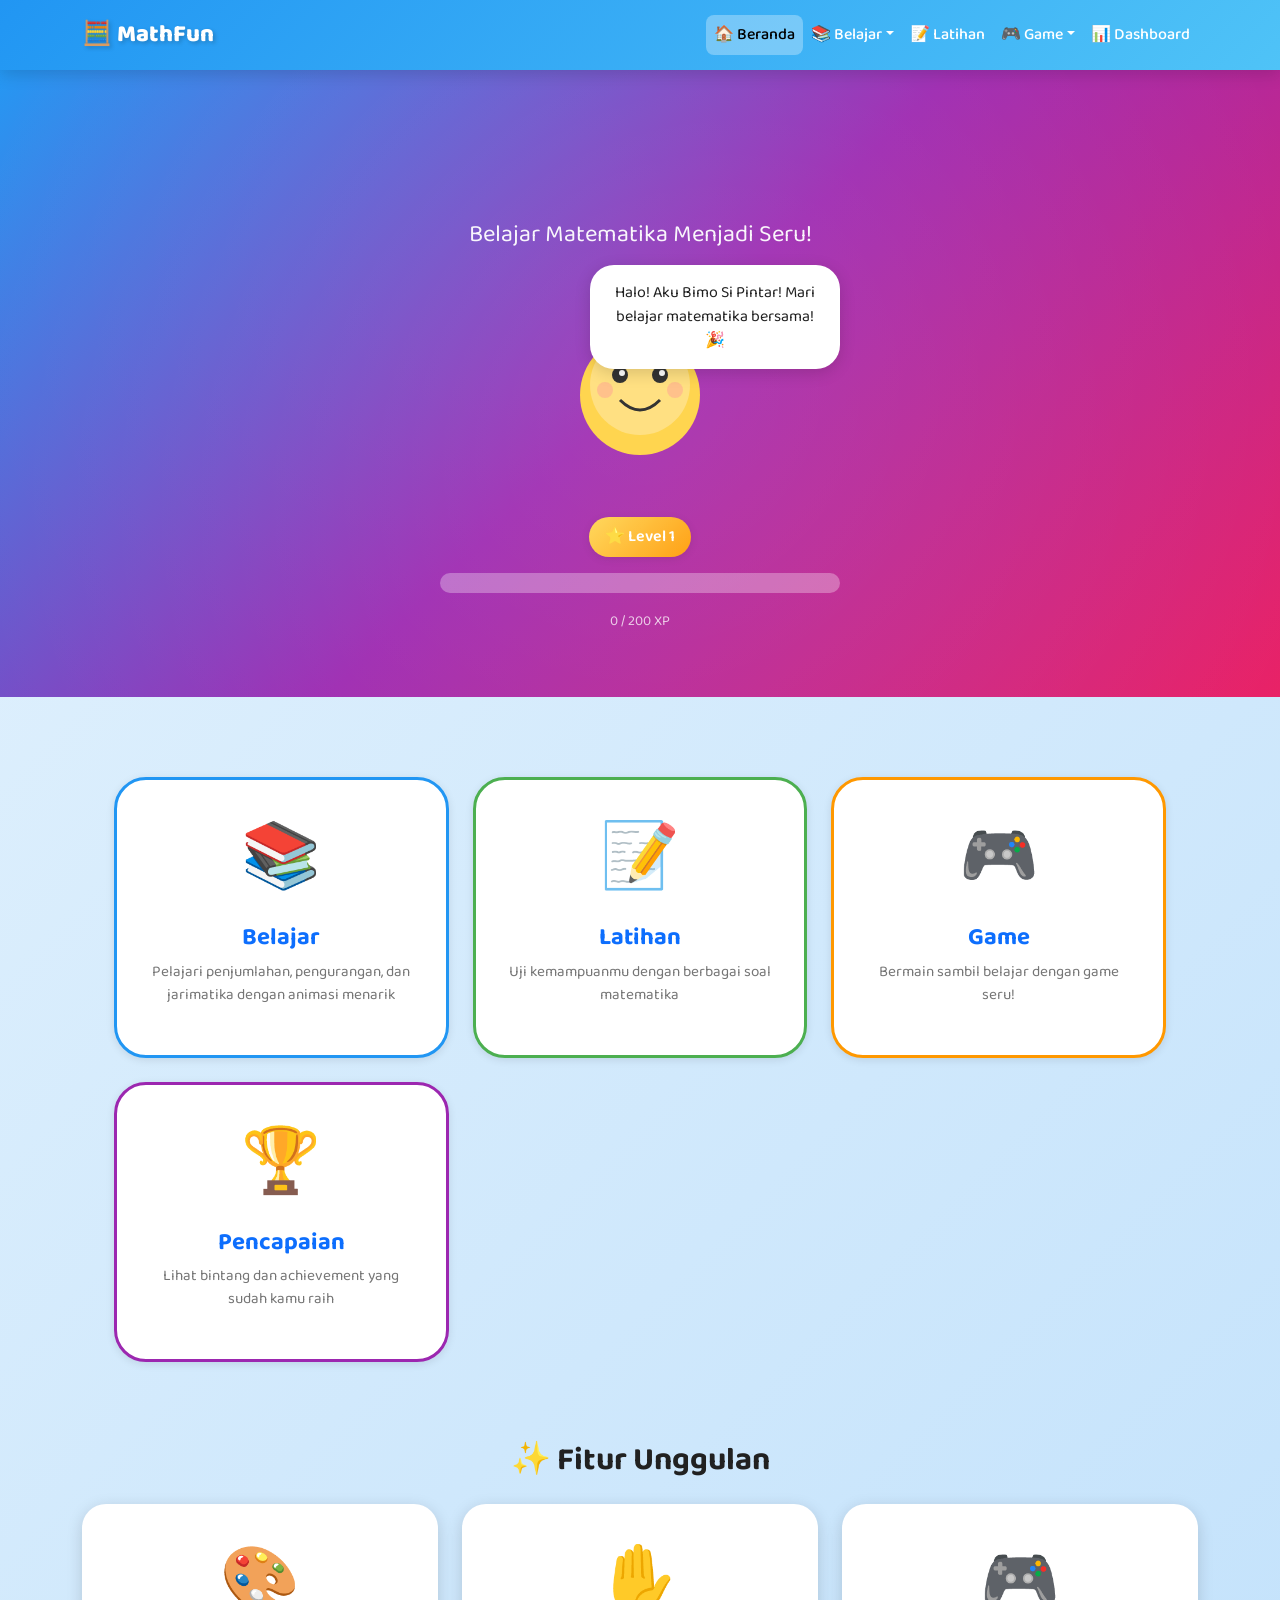
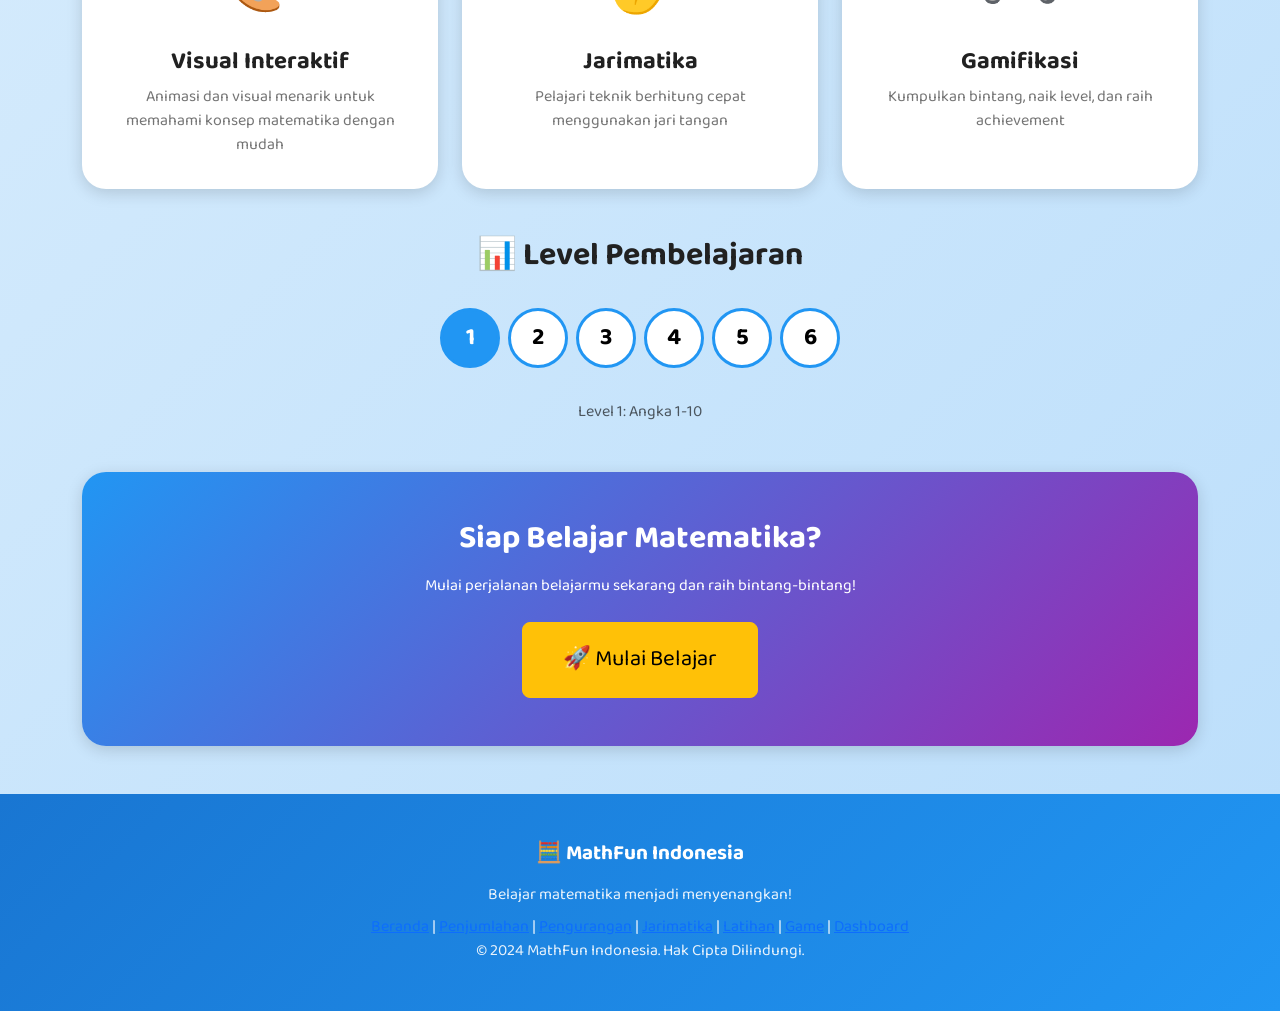
<file: index.html>
<!DOCTYPE html>
<html lang="id">
<head>
  <meta charset="UTF-8">
  <meta name="viewport" content="width=device-width, initial-scale=1.0">
  <meta name="description" content="MathFun Indonesia - Aplikasi belajar matematika interaktif untuk anak SD kelas 1-6. Belajar penjumlahan, pengurangan, dan jarimatika dengan animasi menarik!">
  <meta name="keywords" content="matematika sd, belajar matematika, penjumlahan, pengurangan, jarimatika, anak sd, edukasi">
  <meta name="author" content="MathFun Indonesia">
  <meta name="robots" content="index, follow">
  
  <!-- Open Graph -->
  <meta property="og:title" content="MathFun Indonesia - Belajar Matematika Seru!">
  <meta property="og:description" content="Aplikasi belajar matematika interaktif untuk anak SD dengan animasi dan game menarik!">
  <meta property="og:type" content="website">
  <meta property="og:locale" content="id_ID">
  
  <!-- PWA -->
  <link rel="manifest" href="/manifest.json">
  <meta name="theme-color" content="#2196F3">
  <link rel="icon" type="image/svg+xml" href="/favicon.svg">
  <link rel="apple-touch-icon" href="/assets/images/icon-192.png">
  
  <!-- Fonts -->
  <link rel="preconnect" href="https://fonts.googleapis.com">
  <link rel="preconnect" href="https://fonts.gstatic.com" crossorigin>
  <link href="https://fonts.googleapis.com/css2?family=Baloo+2:wght@400;500;600;700;800&family=Poppins:wght@300;400;500;600;700&display=swap" rel="stylesheet">
  
  <!-- Bootstrap 5 -->
  <link href="https://cdn.jsdelivr.net/npm/bootstrap@5.3.2/dist/css/bootstrap.min.css" rel="stylesheet">
  
  <!-- Custom CSS -->
  <link rel="stylesheet" href="/css/style.css">
  
  <!-- GSAP Animation -->
  <script src="https://cdnjs.cloudflare.com/ajax/libs/gsap/3.12.2/gsap.min.js"></script>
  
  <title>MathFun Indonesia - Belajar Matematika Seru!</title>
  
  <!-- Schema.org -->
  <script type="application/ld+json">
  {
    "@context": "https://schema.org",
    "@type": "EducationalApplication",
    "name": "MathFun Indonesia",
    "description": "Aplikasi belajar matematika interaktif untuk anak SD",
    "applicationCategory": "EducationalApplication",
    "operatingSystem": "Web Browser",
    "language": "id-ID",
    "offers": {
      "@type": "Offer",
      "price": "0",
      "priceCurrency": "IDR"
    }
  }
  </script>
</head>
<body>
  <!-- Navigation -->
  <nav class="navbar navbar-expand-lg navbar-mathfun sticky-top">
    <div class="container">
      <a class="navbar-brand" href="/">🧮 MathFun</a>
      <button class="navbar-toggler" type="button" data-bs-toggle="collapse" data-bs-target="#navbarNav">
        <span class="navbar-toggler-icon"></span>
      </button>
      <div class="collapse navbar-collapse" id="navbarNav">
        <ul class="navbar-nav ms-auto">
          <li class="nav-item">
            <a class="nav-link active" href="/">🏠 Beranda</a>
          </li>
          <li class="nav-item dropdown">
            <a class="nav-link dropdown-toggle" href="#" data-bs-toggle="dropdown">📚 Belajar</a>
            <ul class="dropdown-menu">
              <li><a class="dropdown-item" href="/materi/penjumlahan">➕ Penjumlahan</a></li>
              <li><a class="dropdown-item" href="/materi/pengurangan">➖ Pengurangan</a></li>
              <li><a class="dropdown-item" href="/materi/penjumlahan-bersusun">📐 Penjumlahan Bersusun</a></li>
              <li><a class="dropdown-item" href="/materi/pengurangan-bersusun">📐 Pengurangan Bersusun</a></li>
              <li><hr class="dropdown-divider"></li>
              <li><a class="dropdown-item" href="/materi/jarimatika">✋ Jarimatika</a></li>
            </ul>
          </li>
          <li class="nav-item">
            <a class="nav-link" href="/latihan">📝 Latihan</a>
          </li>
          <li class="nav-item dropdown">
            <a class="nav-link dropdown-toggle" href="#" data-bs-toggle="dropdown">🎮 Game</a>
            <ul class="dropdown-menu">
              <li><a class="dropdown-item" href="/game">🎮 Semua Game</a></li>
              <li><hr class="dropdown-divider"></li>
              <li><a class="dropdown-item" href="/game/balon">🎈 Tangkap Balon</a></li>
              <li><a class="dropdown-item" href="/game/memory">🃏 Memory Card</a></li>
              <li><a class="dropdown-item" href="/game/puzzle">🧩 Puzzle Angka</a></li>
            </ul>
          </li>
          <li class="nav-item">
            <a class="nav-link" href="/dashboard">📊 Dashboard</a>
          </li>
        </ul>
      </div>
    </div>
  </nav>

  <!-- Hero Section -->
  <section class="hero-section">
    <div class="container text-center">
      <h1 class="hero-title">🧮 MathFun Indonesia</h1>
      <p class="hero-subtitle">Belajar Matematika Menjadi Seru!</p>
      
      <!-- Mascot -->
      <div class="mascot-container">
        <div class="mascot">
          <svg viewBox="0 0 200 200" xmlns="http://www.w3.org/2000/svg">
            <circle cx="100" cy="110" r="60" fill="#FFD54F"/>
            <circle cx="100" cy="100" r="50" fill="#FFE082"/>
            <circle cx="80" cy="90" r="8" fill="#333"/>
            <circle cx="120" cy="90" r="8" fill="#333"/>
            <circle cx="82" cy="88" r="3" fill="#fff"/>
            <circle cx="122" cy="88" r="3" fill="#fff"/>
            <path d="M 80 115 Q 100 135 120 115" stroke="#333" stroke-width="3" fill="none"/>
            <circle cx="65" cy="105" r="8" fill="#FFAB91" opacity="0.6"/>
            <circle cx="135" cy="105" r="8" fill="#FFAB91" opacity="0.6"/>
            <path d="M 60 60 L 100 30 L 140 60 Z" fill="#2196F3"/>
            <rect x="55" y="55" width="90" height="15" rx="5" fill="#1976D2"/>
            <text x="85" y="48" font-size="12">⭐</text>
            <text x="105" y="48" font-size="12">⭐</text>
          </svg>
        </div>
        <div class="mascot-speech">
          Halo! Aku Bimo Si Pintar! Mari belajar matematika bersama! 🎉
        </div>
      </div>

      <!-- Level Badge -->
      <div class="level-badge">
        <svg viewBox="0 0 24 24" fill="currentColor"><path d="M12 2L15.09 8.26L22 9.27L17 14.14L18.18 21.02L12 17.77L5.82 21.02L7 14.14L2 9.27L8.91 8.26L12 2Z"/></svg>
        <span>Level <span id="userLevel">1</span></span>
      </div>

      <!-- Progress Bar -->
      <div class="progress-container mt-3" style="max-width: 400px; margin: 1rem auto;">
        <div class="progress-bar-mathfun" style="width: 0%"></div>
      </div>
      <small class="text-white opacity-75"><span id="userXP">0</span> / <span id="xpNeeded">100</span> XP</small>

      <button id="installBtn" class="btn btn-warning mt-3 hidden">
        📱 Install Aplikasi
      </button>
    </div>
  </section>

  <!-- Main Menu -->
  <section class="container my-5">
    <div class="menu-grid">
      <a href="/materi/penjumlahan" class="text-decoration-none">
        <div class="menu-card belajar">
          <span class="icon">📚</span>
          <h3>Belajar</h3>
          <p>Pelajari penjumlahan, pengurangan, dan jarimatika dengan animasi menarik</p>
        </div>
      </a>

      <a href="/latihan" class="text-decoration-none">
        <div class="menu-card latihan">
          <span class="icon">📝</span>
          <h3>Latihan</h3>
          <p>Uji kemampuanmu dengan berbagai soal matematika</p>
        </div>
      </a>

      <a href="/game" class="text-decoration-none">
        <div class="menu-card game">
          <span class="icon">🎮</span>
          <h3>Game</h3>
          <p>Bermain sambil belajar dengan game seru!</p>
        </div>
      </a>

      <a href="/dashboard" class="text-decoration-none">
        <div class="menu-card dashboard">
          <span class="icon">🏆</span>
          <h3>Pencapaian</h3>
          <p>Lihat bintang dan achievement yang sudah kamu raih</p>
        </div>
      </a>
    </div>
  </section>

  <!-- Features Section -->
  <section class="container my-5">
    <h2 class="text-center mb-4">✨ Fitur Unggulan</h2>
    <div class="row g-4">
      <div class="col-md-4">
        <div class="card-mathfun h-100">
          <div class="card-body text-center">
            <span class="card-icon">🎨</span>
            <h5 class="card-title">Visual Interaktif</h5>
            <p class="card-text">Animasi dan visual menarik untuk memahami konsep matematika dengan mudah</p>
          </div>
        </div>
      </div>
      <div class="col-md-4">
        <div class="card-mathfun h-100">
          <div class="card-body text-center">
            <span class="card-icon">✋</span>
            <h5 class="card-title">Jarimatika</h5>
            <p class="card-text">Pelajari teknik berhitung cepat menggunakan jari tangan</p>
          </div>
        </div>
      </div>
      <div class="col-md-4">
        <div class="card-mathfun h-100">
          <div class="card-body text-center">
            <span class="card-icon">🎮</span>
            <h5 class="card-title">Gamifikasi</h5>
            <p class="card-text">Kumpulkan bintang, naik level, dan raih achievement</p>
          </div>
        </div>
      </div>
    </div>
  </section>

  <!-- Levels Section -->
  <section class="container my-5">
    <h2 class="text-center mb-4">📊 Level Pembelajaran</h2>
    <div class="level-selector">
      <button class="level-btn active" data-level="1">1</button>
      <button class="level-btn" data-level="2">2</button>
      <button class="level-btn" data-level="3">3</button>
      <button class="level-btn" data-level="4">4</button>
      <button class="level-btn" data-level="5">5</button>
      <button class="level-btn" data-level="6">6</button>
    </div>
    <div class="text-center mt-3">
      <p id="levelDescription" class="text-muted">Level 1: Angka 1-10</p>
    </div>
  </section>

  <!-- Call to Action -->
  <section class="container my-5 text-center">
    <div class="card-mathfun p-5" style="background: linear-gradient(135deg, #2196F3 0%, #9C27B0 100%);">
      <h2 class="text-white mb-3">Siap Belajar Matematika?</h2>
      <p class="text-white opacity-90 mb-4">Mulai perjalanan belajarmu sekarang dan raih bintang-bintang!</p>
      <a href="/materi/penjumlahan" class="btn btn-warning btn-lg">
        🚀 Mulai Belajar
      </a>
    </div>
  </section>

  <!-- Footer -->
  <footer class="footer-mathfun">
    <div class="container">
      <h5>🧮 MathFun Indonesia</h5>
      <p>Belajar matematika menjadi menyenangkan!</p>
      <div class="footer-links">
        <a href="/">Beranda</a> | 
        <a href="/materi/penjumlahan">Penjumlahan</a> | 
        <a href="/materi/pengurangan">Pengurangan</a> | 
        <a href="/materi/jarimatika">Jarimatika</a> | 
        <a href="/latihan">Latihan</a> | 
        <a href="/game">Game</a> | 
        <a href="/dashboard">Dashboard</a>
      </div>
      <p class="mb-0">© 2024 MathFun Indonesia. Hak Cipta Dilindungi.</p>
    </div>
  </footer>

  <!-- Toast Container -->
  <div class="toast-container"></div>

  <!-- Bootstrap JS -->
  <script src="https://cdn.jsdelivr.net/npm/bootstrap@5.3.2/dist/js/bootstrap.bundle.min.js"></script>
  
  <!-- App JS -->
  <script src="/js/app.js"></script>

  <script>
    // Level descriptions
    const levelDescriptions = {
      1: 'Level 1: Angka 1-10 - Penjumlahan dan pengurangan dasar',
      2: 'Level 2: Angka 1-20 - Latihan dengan angka lebih besar',
      3: 'Level 3: Angka 1-50 - Tantangan menengah',
      4: 'Level 4: Angka 1-100 - Persiapan level lanjut',
      5: 'Level 5: Penjumlahan Bersusun - Belajar menghitung kolom',
      6: 'Level 6: Pengurangan Bersusun - Teknik meminjam'
    };

    // Level button click handlers
    document.querySelectorAll('.level-btn').forEach(btn => {
      btn.addEventListener('click', function() {
        const level = this.dataset.level;
        document.querySelectorAll('.level-btn').forEach(b => b.classList.remove('active'));
        this.classList.add('active');
        document.getElementById('levelDescription').textContent = levelDescriptions[level];
        if (app) {
          app.currentLevel = parseInt(level);
          app.userData.level = parseInt(level);
          app.saveUserData();
          app.updateUI();
        }
      });
    });

    // Update UI with user data
    document.addEventListener('DOMContentLoaded', () => {
      setTimeout(() => {
        if (app) {
          const userLevelEl = document.getElementById('userLevel');
          const userXPEl = document.getElementById('userXP');
          const xpNeededEl = document.getElementById('xpNeeded');
          const progressBarEl = document.querySelector('.progress-bar-mathfun');
          
          if (userLevelEl) userLevelEl.textContent = app.currentLevel;
          if (userXPEl) userXPEl.textContent = app.currentXP;
          if (xpNeededEl) xpNeededEl.textContent = app.getXPForLevel(app.currentLevel + 1);
          
          if (progressBarEl) {
            const xpNeeded = app.getXPForLevel(app.currentLevel + 1);
            const xpInLevel = app.currentXP % xpNeeded;
            const progress = (xpInLevel / xpNeeded) * 100;
            progressBarEl.style.width = progress + '%';
          }
        }
      }, 500);
    });
  </script>
</body>
</html>
</file>
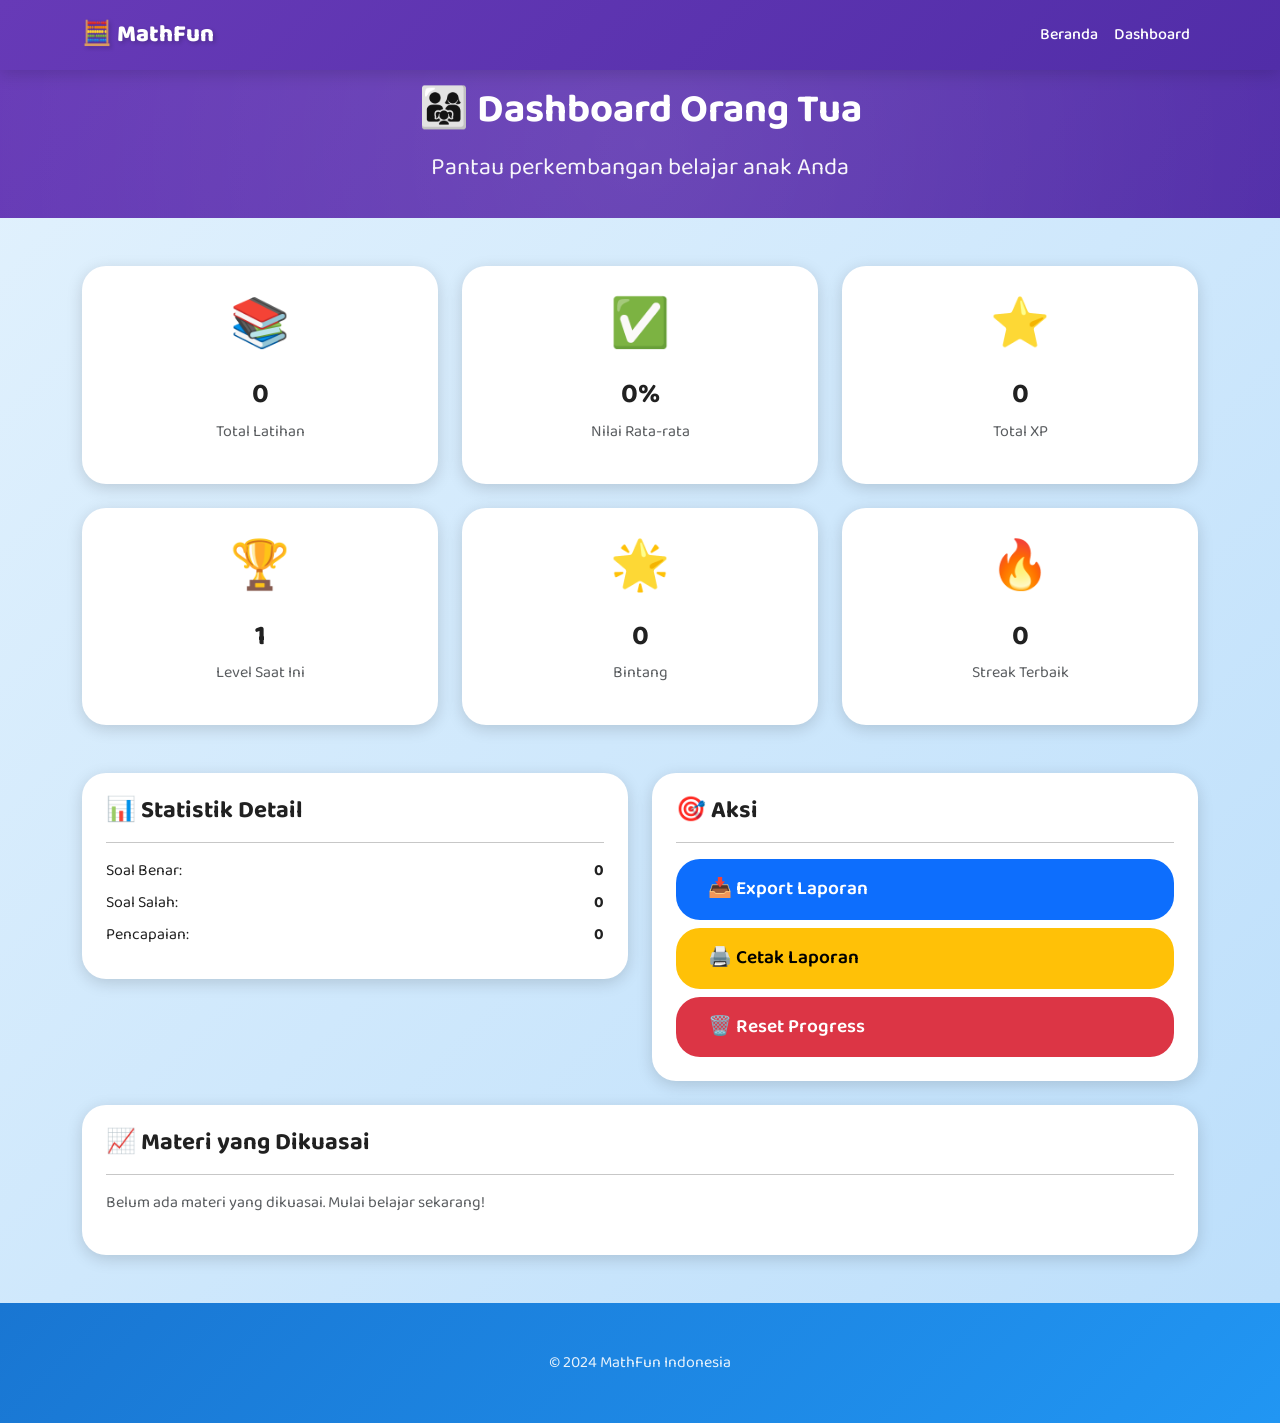
<file: dashboard/index.html>
<!DOCTYPE html>
<html lang="id">
<head>
  <meta charset="UTF-8">
  <meta name="viewport" content="width=device-width, initial-scale=1.0">
  <meta name="description" content="Dashboard Orang Tua - Pantau perkembangan belajar anak">
  <meta name="robots" content="index, follow">
  <link rel="manifest" href="/manifest.json">
  <meta name="theme-color" content="#673AB7">
  <link rel="preconnect" href="https://fonts.googleapis.com">
  <link href="https://fonts.googleapis.com/css2?family=Baloo+2:wght@400;500;600;700;800&family=Poppins:wght@300;400;500;600;700&display=swap" rel="stylesheet">
  <link href="https://cdn.jsdelivr.net/npm/bootstrap@5.3.2/dist/css/bootstrap.min.css" rel="stylesheet">
  <link rel="stylesheet" href="/css/style.css">
  <script src="https://cdnjs.cloudflare.com/ajax/libs/gsap/3.12.2/gsap.min.js"></script>
  <title>Dashboard - MathFun Indonesia</title>
</head>
<body>
  <nav class="navbar navbar-expand-lg navbar-mathfun sticky-top" style="background: linear-gradient(135deg, #673AB7, #512DA8);">
    <div class="container">
      <a class="navbar-brand" href="/">🧮 MathFun</a>
      <button class="navbar-toggler" type="button" data-bs-toggle="collapse" data-bs-target="#navbarNav">
        <span class="navbar-toggler-icon"></span>
      </button>
      <div class="collapse navbar-collapse" id="navbarNav">
        <ul class="navbar-nav ms-auto">
          <li class="nav-item"><a class="nav-link" href="/">Beranda</a></li>
          <li class="nav-item"><a class="nav-link" href="/dashboard.html">Dashboard</a></li>
        </ul>
      </div>
    </div>
  </nav>

  <section class="hero-section py-3" style="background: linear-gradient(135deg, #673AB7, #512DA8);">
    <div class="container text-center">
      <h1>👨‍👩‍👧 Dashboard Orang Tua</h1>
      <p class="hero-subtitle">Pantau perkembangan belajar anak Anda</p>
    </div>
  </section>

  <section class="container my-5">
    <div class="row">
      <div class="col-md-4 mb-4">
        <div class="card-mathfun p-4 text-center">
          <div class="card-icon" style="font-size: 3rem;">📚</div>
          <h3 id="totalPractice">0</h3>
          <p class="text-muted">Total Latihan</p>
        </div>
      </div>
      <div class="col-md-4 mb-4">
        <div class="card-mathfun p-4 text-center">
          <div class="card-icon" style="font-size: 3rem;">✅</div>
          <h3 id="correctRate">0%</h3>
          <p class="text-muted">Nilai Rata-rata</p>
        </div>
      </div>
      <div class="col-md-4 mb-4">
        <div class="card-mathfun p-4 text-center">
          <div class="card-icon" style="font-size: 3rem;">⭐</div>
          <h3 id="totalXP">0</h3>
          <p class="text-muted">Total XP</p>
        </div>
      </div>
    </div>

    <div class="row">
      <div class="col-md-4 mb-4">
        <div class="card-mathfun p-4 text-center">
          <div class="card-icon" style="font-size: 3rem;">🏆</div>
          <h3 id="currentLevel">1</h3>
          <p class="text-muted">Level Saat Ini</p>
        </div>
      </div>
      <div class="col-md-4 mb-4">
        <div class="card-mathfun p-4 text-center">
          <div class="card-icon" style="font-size: 3rem;">🌟</div>
          <h3 id="totalStars">0</h3>
          <p class="text-muted">Bintang</p>
        </div>
      </div>
      <div class="col-md-4 mb-4">
        <div class="card-mathfun p-4 text-center">
          <div class="card-icon" style="font-size: 3rem;">🔥</div>
          <h3 id="bestStreak">0</h3>
          <p class="text-muted">Streak Terbaik</p>
        </div>
      </div>
    </div>

    <div class="row mt-4">
      <div class="col-md-6">
        <div class="card-mathfun p-4">
          <h4>📊 Statistik Detail</h4>
          <hr>
          <div class="d-flex justify-content-between mb-2">
            <span>Soal Benar:</span>
            <strong id="totalCorrect">0</strong>
          </div>
          <div class="d-flex justify-content-between mb-2">
            <span>Soal Salah:</span>
            <strong id="totalWrong">0</strong>
          </div>
          <div class="d-flex justify-content-between mb-2">
            <span>Pencapaian:</span>
            <strong id="achievementCount">0</strong>
          </div>
        </div>
      </div>
      <div class="col-md-6">
        <div class="card-mathfun p-4">
          <h4>🎯 Aksi</h4>
          <hr>
          <button class="btn btn-primary btn-mathfun w-100 mb-2" onclick="exportReport()">📥 Export Laporan</button>
          <button class="btn btn-warning btn-mathfun w-100 mb-2" onclick="printReport()">🖨️ Cetak Laporan</button>
          <button class="btn btn-danger btn-mathfun w-100" onclick="resetProgress()">🗑️ Reset Progress</button>
        </div>
      </div>
    </div>

    <div class="row mt-4">
      <div class="col-12">
        <div class="card-mathfun p-4">
          <h4>📈 Materi yang Dikuasai</h4>
          <hr>
          <div id="masteredTopics">
            <p class="text-muted">Belum ada materi yang dikuasai. Mulai belajar sekarang!</p>
          </div>
        </div>
      </div>
    </div>
  </section>

  <footer class="footer-mathfun mt-5">
    <div class="container">
      <p class="mb-0">© 2024 MathFun Indonesia</p>
    </div>
  </footer>

  <script src="https://cdn.jsdelivr.net/npm/bootstrap@5.3.2/dist/js/bootstrap.bundle.min.js"></script>
  <script src="/js/app.js"></script>
  <script>
    function loadDashboard() {
      const data = JSON.parse(localStorage.getItem('mathfun_user') || '{}');
      document.getElementById('totalPractice').textContent = (data.totalCorrect || 0) + (data.totalWrong || 0);
      document.getElementById('totalCorrect').textContent = data.totalCorrect || 0;
      document.getElementById('totalWrong').textContent = data.totalWrong || 0;
      document.getElementById('totalXP').textContent = data.xp || 0;
      document.getElementById('currentLevel').textContent = data.level || 1;
      document.getElementById('totalStars').textContent = data.stars || 0;
      document.getElementById('bestStreak').textContent = data.streak || 0;
      document.getElementById('achievementCount').textContent = (data.achievements || []).length;
      
      const total = (data.totalCorrect || 0) + (data.totalWrong || 0);
      const rate = total > 0 ? Math.round((data.totalCorrect / total) * 100) : 0;
      document.getElementById('correctRate').textContent = rate + '%';
    }

    function exportReport() {
      const data = JSON.parse(localStorage.getItem('mathfun_user') || '{}');
      const content = `LAPORAN BELAJAR MATHFUN INDONESIA
========================================
Tanggal: ${new Date().toLocaleDateString('id-ID')}

STATISTIK:
- Total Latihan: ${(data.totalCorrect || 0) + (data.totalWrong || 0)}
- Soal Benar: ${data.totalCorrect || 0}
- Soal Salah: ${data.totalWrong || 0}
- Nilai Rata-rata: ${Math.round((data.totalCorrect / ((data.totalCorrect || 0) + (data.totalWrong || 0))) * 100) || 0}%
- Total XP: ${data.xp || 0}
- Level Saat Ini: ${data.level || 1}
- Bintang: ${data.stars || 0}
- Streak Terbaik: ${data.streak || 0}
- Pencapaian: ${(data.achievements || []).length}

========================================
MathFun Indonesia`;
      
      const blob = new Blob([content], { type: 'text/plain' });
      const url = URL.createObjectURL(blob);
      const a = document.createElement('a');
      a.href = url;
      a.download = `laporan-mathfun-${new Date().toISOString().slice(0,10)}.txt`;
      a.click();
      URL.revokeObjectURL(url);
    }

    function printReport() {
      window.print();
    }

    function resetProgress() {
      if (confirm('Apakah Anda yakin ingin mereset semua progress? Tindakan ini tidak dapat dibatalkan.')) {
        localStorage.removeItem('mathfun_user');
        location.reload();
      }
    }

    document.addEventListener('DOMContentLoaded', loadDashboard);
  </script>
</body>
</html>
</file>
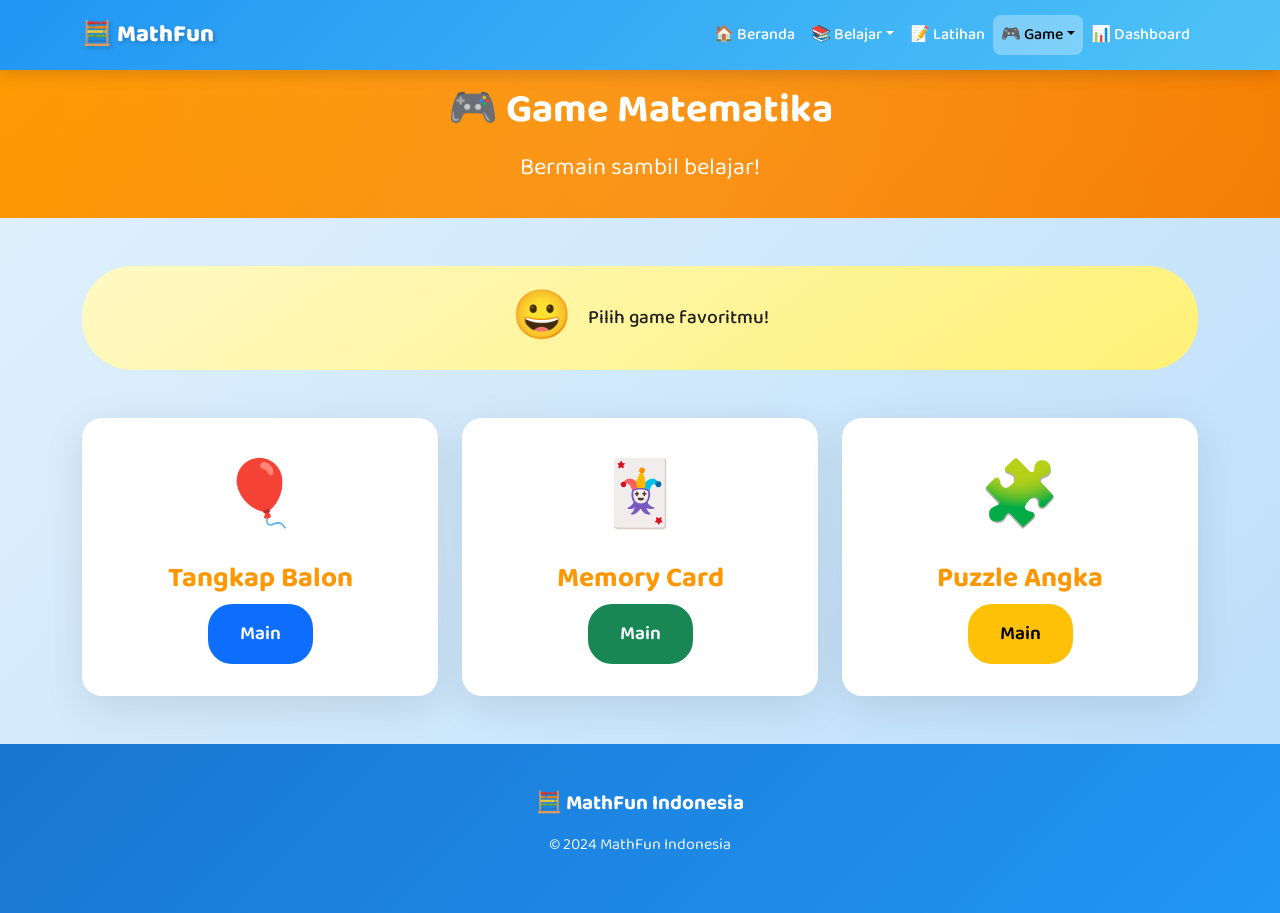
<file: game/index.html>
<!DOCTYPE html>
<html lang="id">
<head>
  <meta charset="UTF-8">
  <meta name="viewport" content="width=device-width, initial-scale=1.0">
  <meta name="description" content="Game matematika interaktif untuk anak SD">
  <meta name="robots" content="index, follow">
  <link rel="manifest" href="/manifest.json">
  <meta name="theme-color" content="#FF9800">
  <link rel="preconnect" href="https://fonts.googleapis.com">
  <link href="https://fonts.googleapis.com/css2?family=Baloo+2:wght@400;500;600;700;800&family=Poppins:wght@300;400;500;600;700&display=swap" rel="stylesheet">
  <link href="https://cdn.jsdelivr.net/npm/bootstrap@5.3.2/dist/css/bootstrap.min.css" rel="stylesheet">
  <link rel="stylesheet" href="/css/style.css">
  <title>Game - MathFun Indonesia</title>
</head>
<body>
  <nav class="navbar navbar-expand-lg navbar-mathfun sticky-top">
    <div class="container">
      <a class="navbar-brand" href="/">🧮 MathFun</a>
      <button class="navbar-toggler" type="button" data-bs-toggle="collapse" data-bs-target="#navbarNav">
        <span class="navbar-toggler-icon"></span>
      </button>
      <div class="collapse navbar-collapse" id="navbarNav">
        <ul class="navbar-nav ms-auto">
          <li class="nav-item"><a class="nav-link" href="/">🏠 Beranda</a></li>
          <li class="nav-item dropdown">
            <a class="nav-link dropdown-toggle" href="#" data-bs-toggle="dropdown">📚 Belajar</a>
            <ul class="dropdown-menu">
              <li><a class="dropdown-item" href="/materi/penjumlahan">➕ Penjumlahan</a></li>
              <li><a class="dropdown-item" href="/materi/pengurangan">➖ Pengurangan</a></li>
              <li><a class="dropdown-item" href="/materi/penjumlahan-bersusun">📐 Penjumlahan Bersusun</a></li>
              <li><a class="dropdown-item" href="/materi/pengurangan-bersusun">📐 Pengurangan Bersusun</a></li>
              <li><hr class="dropdown-divider"></li>
              <li><a class="dropdown-item" href="/materi/jarimatika">✋ Jarimatika</a></li>
            </ul>
          </li>
          <li class="nav-item"><a class="nav-link" href="/latihan">📝 Latihan</a></li>
          <li class="nav-item dropdown">
            <a class="nav-link dropdown-toggle active" href="#" data-bs-toggle="dropdown">🎮 Game</a>
            <ul class="dropdown-menu">
              <li><a class="dropdown-item" href="/game">🎮 Semua Game</a></li>
              <li><hr class="dropdown-divider"></li>
              <li><a class="dropdown-item" href="/game/balon">🎈 Tangkap Balon</a></li>
              <li><a class="dropdown-item" href="/game/memory">🃏 Memory Card</a></li>
              <li><a class="dropdown-item" href="/game/puzzle">🧩 Puzzle Angka</a></li>
            </ul>
          </li>
          <li class="nav-item"><a class="nav-link" href="/dashboard">📊 Dashboard</a></li>
        </ul>
      </div>
    </div>
  </nav>

  <section class="hero-section py-3" style="background: linear-gradient(135deg, #FF9800 0%, #F57C00 100%);">
    <div class="container text-center">
      <h1>🎮 Game Matematika</h1>
      <p class="hero-subtitle">Bermain sambil belajar!</p>
    </div>
  </section>

  <section class="container my-5">
    <div class="mascot-inline text-center mb-5">
      <span class="mascot-icon">😀</span>
      <div class="mascot-message">Pilih game favoritmu!</div>
    </div>
    <div class="row g-4">
      <div class="col-md-4">
        <div class="game-card">
          <div class="game-icon">🎈</div>
          <h3>Tangkap Balon</h3>
          <a href="/game/balon" class="btn btn-primary btn-mathfun">Main</a>
        </div>
      </div>
      <div class="col-md-4">
        <div class="game-card">
          <div class="game-icon">🃏</div>
          <h3>Memory Card</h3>
          <a href="/game/memory" class="btn btn-success btn-mathfun">Main</a>
        </div>
      </div>
      <div class="col-md-4">
        <div class="game-card">
          <div class="game-icon">🧩</div>
          <h3>Puzzle Angka</h3>
          <a href="/game/puzzle" class="btn btn-warning btn-mathfun">Main</a>
        </div>
      </div>
    </div>
  </section>

  <footer class="footer-mathfun">
    <div class="container">
      <h5>🧮 MathFun Indonesia</h5>
      <p>© 2024 MathFun Indonesia</p>
    </div>
  </footer>
  <script src="https://cdn.jsdelivr.net/npm/bootstrap@5.3.2/dist/js/bootstrap.bundle.min.js"></script>
  <style>
    .mascot-inline { display: flex; align-items: center; justify-content: center; gap: 1rem; background: linear-gradient(145deg, #FFF9C4, #FFF176); padding: 1rem 2rem; border-radius: 50px; }
    .mascot-icon { font-size: 3rem; }
    .mascot-message { font-size: 1.2rem; font-weight: 500; }
    .game-card { background: white; border-radius: 20px; padding: 2rem; text-align: center; box-shadow: 0 10px 40px rgba(0,0,0,0.1); }
    .game-icon { font-size: 4rem; margin-bottom: 1rem; }
    .game-card h3 { color: #FF9800; }
  </style>
</body>
</html>
</file>
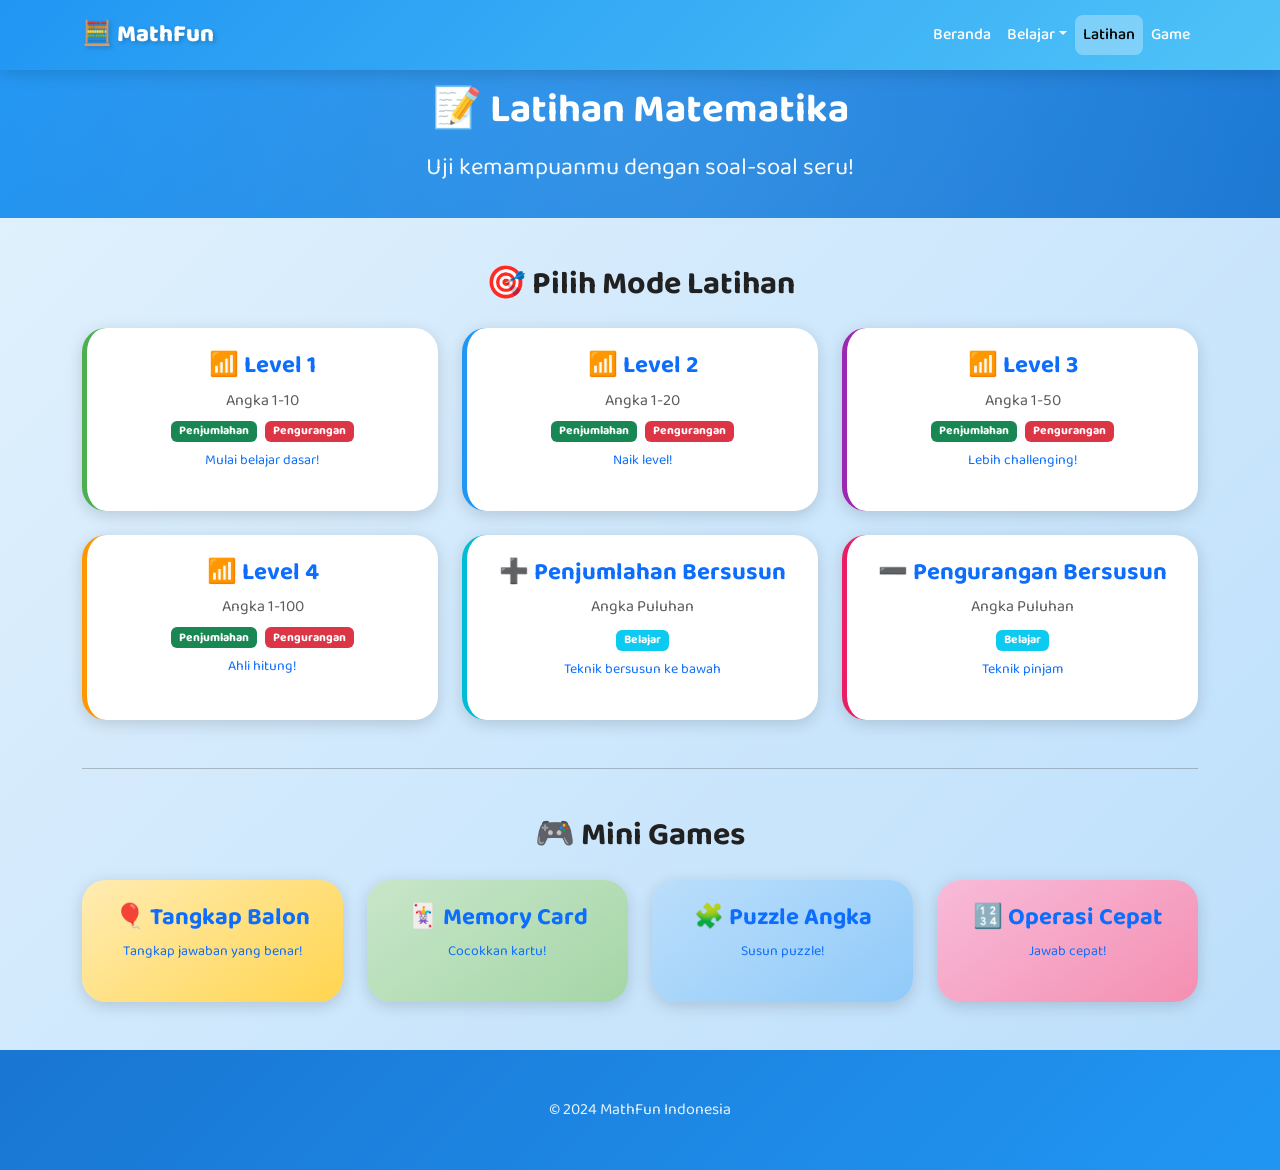
<file: latihan/index.html>
<!DOCTYPE html>
<html lang="id">
<head>
  <meta charset="UTF-8">
  <meta name="viewport" content="width=device-width, initial-scale=1.0">
  <meta name="description" content="Latihan matematika interaktif untuk anak SD kelas 1-6. Penjumlahan, Pengurangan, Perkalian, Pembagian.">
  <meta name="keywords" content="latihan matematika, soal matematika sd, penjumlahan, pengurangan, perkalian, pembagian">
  <meta name="robots" content="index, follow">
  <link rel="manifest" href="/manifest.json">
  <meta name="theme-color" content="#2196F3">
  <link rel="preconnect" href="https://fonts.googleapis.com">
  <link href="https://fonts.googleapis.com/css2?family=Baloo+2:wght@400;500;600;700;800&family=Poppins:wght@300;400;500;600;700&display=swap" rel="stylesheet">
  <link href="https://cdn.jsdelivr.net/npm/bootstrap@5.3.2/dist/css/bootstrap.min.css" rel="stylesheet">
  <link rel="stylesheet" href="/css/style.css">
  <script src="https://cdnjs.cloudflare.com/ajax/libs/gsap/3.12.2/gsap.min.js"></script>
  <title>Latihan Matematika - MathFun Indonesia</title>
</head>
<body>
  <nav class="navbar navbar-expand-lg navbar-mathfun sticky-top">
    <div class="container">
      <a class="navbar-brand" href="/">🧮 MathFun</a>
      <button class="navbar-toggler" type="button" data-bs-toggle="collapse" data-bs-target="#navbarNav">
        <span class="navbar-toggler-icon"></span>
      </button>
      <div class="collapse navbar-collapse" id="navbarNav">
        <ul class="navbar-nav ms-auto">
          <li class="nav-item"><a class="nav-link" href="/">Beranda</a></li>
          <li class="nav-item dropdown">
            <a class="nav-link dropdown-toggle" href="#" data-bs-toggle="dropdown">Belajar</a>
            <ul class="dropdown-menu">
              <li><a class="dropdown-item" href="/materi/penjumlahan">Penjumlahan</a></li>
              <li><a class="dropdown-item" href="/materi/pengurangan">Pengurangan</a></li>
              <li><a class="dropdown-item" href="/materi/penjumlahan-bersusun">Penjumlahan Bersusun</a></li>
              <li><a class="dropdown-item" href="/materi/pengurangan-bersusun">Pengurangan Bersusun</a></li>
              <li><a class="dropdown-item" href="/materi/jarimatika">Jarimatika</a></li>
            </ul>
          </li>
          <li class="nav-item"><a class="nav-link active" href="/latihan">Latihan</a></li>
          <li class="nav-item"><a class="nav-link" href="/game">Game</a></li>
        </ul>
      </div>
    </div>
  </nav>

  <section class="hero-section py-3" style="background: linear-gradient(135deg, #2196F3 0%, #1976D2 100%);">
    <div class="container text-center">
      <h1>📝 Latihan Matematika</h1>
      <p class="hero-subtitle">Uji kemampuanmu dengan soal-soal seru!</p>
    </div>
  </section>

  <section class="container my-5">
    <h2 class="text-center mb-4">🎯 Pilih Mode Latihan</h2>
    
    <div class="row g-4">
      <!-- Level 1 -->
      <div class="col-md-6 col-lg-4">
        <a href="#" class="text-decoration-none" onclick="startLevel(1, 'penjumlahan')">
          <div class="card-mathfun p-4 h-100 text-center" style="border-left: 5px solid #4CAF50;">
            <h4>📶 Level 1</h4>
            <p class="text-muted mb-2">Angka 1-10</p>
            <div class="d-flex gap-2 justify-content-center flex-wrap">
              <span class="badge bg-success">Penjumlahan</span>
              <span class="badge bg-danger">Pengurangan</span>
            </div>
            <p class="mt-2 small">Mulai belajar dasar!</p>
          </div>
        </a>
      </div>
      
      <!-- Level 2 -->
      <div class="col-md-6 col-lg-4">
        <a href="#" class="text-decoration-none" onclick="startLevel(2, 'penjumlahan')">
          <div class="card-mathfun p-4 h-100 text-center" style="border-left: 5px solid #2196F3;">
            <h4>📶 Level 2</h4>
            <p class="text-muted mb-2">Angka 1-20</p>
            <div class="d-flex gap-2 justify-content-center flex-wrap">
              <span class="badge bg-success">Penjumlahan</span>
              <span class="badge bg-danger">Pengurangan</span>
            </div>
            <p class="mt-2 small">Naik level!</p>
          </div>
        </a>
      </div>
      
      <!-- Level 3 -->
      <div class="col-md-6 col-lg-4">
        <a href="#" class="text-decoration-none" onclick="startLevel(3, 'penjumlahan')">
          <div class="card-mathfun p-4 h-100 text-center" style="border-left: 5px solid #9C27B0;">
            <h4>📶 Level 3</h4>
            <p class="text-muted mb-2">Angka 1-50</p>
            <div class="d-flex gap-2 justify-content-center flex-wrap">
              <span class="badge bg-success">Penjumlahan</span>
              <span class="badge bg-danger">Pengurangan</span>
            </div>
            <p class="mt-2 small">Lebih challenging!</p>
          </div>
        </a>
      </div>
      
      <!-- Level 4 -->
      <div class="col-md-6 col-lg-4">
        <a href="#" class="text-decoration-none" onclick="startLevel(4, 'penjumlahan')">
          <div class="card-mathfun p-4 h-100 text-center" style="border-left: 5px solid #FF9800;">
            <h4>📶 Level 4</h4>
            <p class="text-muted mb-2">Angka 1-100</p>
            <div class="d-flex gap-2 justify-content-center flex-wrap">
              <span class="badge bg-success">Penjumlahan</span>
              <span class="badge bg-danger">Pengurangan</span>
            </div>
            <p class="mt-2 small">Ahli hitung!</p>
          </div>
        </a>
      </div>
      
      <!-- Penjumlahan Bersusun -->
      <div class="col-md-6 col-lg-4">
        <a href="/materi/penjumlahan-bersusun" class="text-decoration-none">
          <div class="card-mathfun p-4 h-100 text-center" style="border-left: 5px solid #00BCD4;">
            <h4>➕ Penjumlahan Bersusun</h4>
            <p class="text-muted mb-2">Angka Puluhan</p>
            <span class="badge bg-info">Belajar</span>
            <p class="mt-2 small">Teknik bersusun ke bawah</p>
          </div>
        </a>
      </div>
      
      <!-- Pengurangan Bersusun -->
      <div class="col-md-6 col-lg-4">
        <a href="/materi/pengurangan-bersusun" class="text-decoration-none">
          <div class="card-mathfun p-4 h-100 text-center" style="border-left: 5px solid #E91E63;">
            <h4>➖ Pengurangan Bersusun</h4>
            <p class="text-muted mb-2">Angka Puluhan</p>
            <span class="badge bg-info">Belajar</span>
            <p class="mt-2 small">Teknik pinjam</p>
          </div>
        </a>
      </div>
    </div>

    <hr class="my-5">

    <h2 class="text-center mb-4">🎮 Mini Games</h2>
    <div class="row g-4">
      <div class="col-md-6 col-lg-3">
        <a href="/game/balon" class="text-decoration-none">
          <div class="card-mathfun p-4 text-center" style="background: linear-gradient(145deg, #FFECB3, #FFD54F);">
            <h4>🎈 Tangkap Balon</h4>
            <p class="small">Tangkap jawaban yang benar!</p>
          </div>
        </a>
      </div>
      <div class="col-md-6 col-lg-3">
        <a href="/game/memory" class="text-decoration-none">
          <div class="card-mathfun p-4 text-center" style="background: linear-gradient(145deg, #C8E6C9, #A5D6A7);">
            <h4>🃏 Memory Card</h4>
            <p class="small">Cocokkan kartu!</p>
          </div>
        </a>
      </div>
      <div class="col-md-6 col-lg-3">
        <a href="/game/puzzle" class="text-decoration-none">
          <div class="card-mathfun p-4 text-center" style="background: linear-gradient(145deg, #BBDEFB, #90CAF9);">
            <h4>🧩 Puzzle Angka</h4>
            <p class="small">Susun puzzle!</p>
          </div>
        </a>
      </div>
      <div class="col-md-6 col-lg-3">
        <a href="/game/operasi" class="text-decoration-none">
          <div class="card-mathfun p-4 text-center" style="background: linear-gradient(145deg, #F8BBD9, #F48FB1);">
            <h4>🔢 Operasi Cepat</h4>
            <p class="small">Jawab cepat!</p>
          </div>
        </a>
      </div>
    </div>

    <!-- Practice Section -->
    <div class="card-mathfun p-4 mt-5" id="practiceSection" style="display: none;">
      <h3 class="text-center mb-4">📝 Latihan Level <span id="currentLevel">1</span></h3>
      <div id="questionArea" class="text-center py-4"></div>
      <div id="resultArea" class="text-center mt-3"></div>
      <div class="text-center mt-3">
        <button class="btn btn-secondary btn-mathfun" onclick="resetPractice()">🔄 Reset</button>
        <button class="btn btn-primary btn-mathfun" onclick="nextQuestion()">Soal Berikutnya →</button>
      </div>
    </div>
  </section>

  <footer class="footer-mathfun mt-5">
    <div class="container">
      <p class="mb-0">© 2024 MathFun Indonesia</p>
    </div>
  </footer>

  <script src="https://cdn.jsdelivr.net/npm/bootstrap@5.3.2/dist/js/bootstrap.bundle.min.js"></script>
  <script src="/js/app.js"></script>
  <script>
    let currentLevel = 1;
    let currentQuestion = null;
    let score = { correct: 0, wrong: 0 };
    
    const levelRanges = {
      1: { min: 1, max: 10 },
      2: { min: 1, max: 20 },
      3: { min: 1, max: 50 },
      4: { min: 1, max: 100 }
    };

    function startLevel(level, type) {
      event.preventDefault();
      currentLevel = level;
      score = { correct: 0, wrong: 0 };
      document.getElementById('currentLevel').textContent = level;
      document.getElementById('practiceSection').style.display = 'block';
      document.getElementById('practiceSection').scrollIntoView({ behavior: 'smooth' });
      generateQuestion(type);
    }

    function generateQuestion(type) {
      const range = levelRanges[currentLevel];
      const num1 = Math.floor(Math.random() * (range.max - range.min + 1)) + range.min;
      let num2, answer;
      
      if (type === 'penjumlahan') {
        num2 = Math.floor(Math.random() * (range.max - num1)) + 1;
        answer = num1 + num2;
      } else {
        num2 = Math.floor(Math.random() * num1) + 1;
        answer = num1 - num2;
      }
      
      currentQuestion = { num1, num2, answer, type };
      
      // Generate wrong answers
      const options = [answer];
      while (options.length < 4) {
        const wrong = answer + (Math.floor(Math.random() * 10) - 5);
        if (wrong !== answer && wrong > 0 && !options.includes(wrong)) {
          options.push(wrong);
        }
      }
      options.sort(() => Math.random() - 0.5);
      
      const questionArea = document.getElementById('questionArea');
      const op = type === 'penjumlahan' ? '+' : '−';
      
      questionArea.innerHTML = `
        <div class="practice-question mb-4">
          <span class="question-num">${num1}</span>
          <span class="question-op">${op}</span>
          <span class="question-num">${num2}</span>
          <span class="question-op">=</span>
          <span class="question-result">?</span>
        </div>
        <div class="options-grid">
          ${options.map(opt => `
            <button class="option-btn" onclick="checkAnswer(${opt})">${opt}</button>
          `).join('')}
        </div>
      `;
      
      if (typeof gsap !== 'undefined') {
        gsap.from('.practice-question', { scale: 0, duration: 0.5, ease: 'back' });
      }
      
      if (app && app.speak) {
        app.speak(`Berapa hasil dari ${num1} ${type === 'penjumlahan' ? 'ditambah' : 'dikurangi'} ${num2}?`);
      }
    }

    function checkAnswer(answer) {
      const resultArea = document.getElementById('resultArea');
      
      if (answer === currentQuestion.answer) {
        score.correct++;
        resultArea.innerHTML = `<div class="correct-answer">
          <span class="big-emoji">🎉</span>
          <h4>Benar! Hebat!</h4>
          <p>Skor: ${score.correct} benar, ${score.wrong} salah</p>
        </div>`;
        if (app) app.playSound('correct');
      } else {
        score.wrong++;
        resultArea.innerHTML = `<div class="wrong-answer">
          <span class="big-emoji">😢</span>
          <h4>Kurang tepat...</h4>
          <p>Jawaban yang benar: <strong>${currentQuestion.answer}</strong></p>
          <p>Skor: ${score.correct} benar, ${score.wrong} salah</p>
        </div>`;
        if (app) app.playSound('wrong');
      }
      
      if (typeof gsap !== 'undefined') {
        gsap.from(resultArea.firstElementChild, { scale: 0, duration: 0.5, ease: 'back' });
      }
    }

    function nextQuestion() {
      const type = Math.random() > 0.5 ? 'penjumlahan' : 'pengurangan';
      generateQuestion(type);
      document.getElementById('resultArea').innerHTML = '';
    }

    function resetPractice() {
      score = { correct: 0, wrong: 0 };
      document.getElementById('resultArea').innerHTML = '';
      nextQuestion();
    }
  </script>
  <style>
    .practice-question {
      font-size: 3rem;
      font-weight: 800;
      color: #333;
    }
    .practice-question .question-num { color: #2196F3; }
    .practice-question .question-op { color: #666; margin: 0 0.5rem; }
    .practice-question .question-result { color: #FF5722; }
    .options-grid {
      display: grid;
      grid-template-columns: repeat(2, 1fr);
      gap: 1rem;
      max-width: 400px;
      margin: 2rem auto;
    }
    .option-btn {
      padding: 1.5rem;
      font-size: 2rem;
      font-weight: 700;
      border: none;
      border-radius: 15px;
      background: linear-gradient(145deg, #2196F3, #1976D2);
      color: white;
      cursor: pointer;
      transition: all 0.2s;
    }
    .option-btn:hover {
      transform: scale(1.05);
      box-shadow: 0 5px 20px rgba(33, 150, 243, 0.4);
    }
    .correct-answer {
      background: linear-gradient(145deg, #C8E6C9, #A5D6A7);
      padding: 1.5rem;
      border-radius: 15px;
    }
    .wrong-answer {
      background: linear-gradient(145deg, #FFCDD2, #EF9A9A);
      padding: 1.5rem;
      border-radius: 15px;
    }
    .big-emoji { font-size: 4rem; }
    @media (max-width: 768px) {
      .practice-question { font-size: 2rem; }
      .option-btn { padding: 1rem; font-size: 1.5rem; }
      .options-grid { gap: 0.75rem; }
    }
  </style>
</body>
</html>
</file>
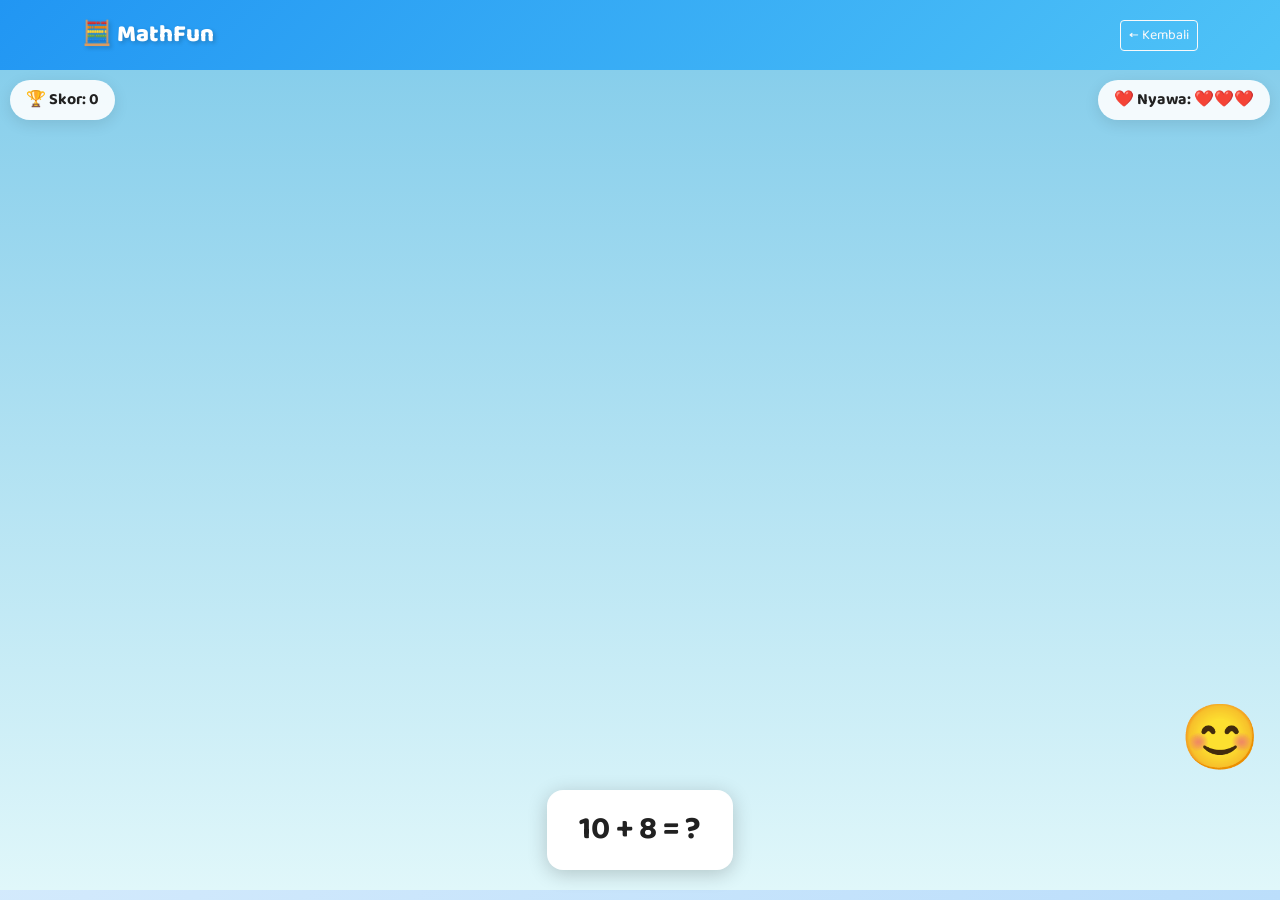
<file: game/balon/index.html>
<!DOCTYPE html>
<html lang="id">
<head>
  <meta charset="UTF-8">
  <meta name="viewport" content="width=device-width, initial-scale=1.0">
  <meta name="description" content="Game Tangkap Balon Matematika - Tangkap balon dengan jawaban yang benar!">
  <meta name="robots" content="noindex">
  <link rel="manifest" href="/manifest.json">
  <meta name="theme-color" content="#E91E63">
  <link rel="preconnect" href="https://fonts.googleapis.com">
  <link href="https://fonts.googleapis.com/css2?family=Baloo+2:wght@400;500;600;700;800&family=Poppins:wght@300;400;500;600;700&display=swap" rel="stylesheet">
  <link href="https://cdn.jsdelivr.net/npm/bootstrap@5.3.2/dist/css/bootstrap.min.css" rel="stylesheet">
  <link rel="stylesheet" href="/css/style.css">
  <script src="https://cdnjs.cloudflare.com/ajax/libs/gsap/3.12.2/gsap.min.js"></script>
  <title>🎈 Tangkap Balon - MathFun Indonesia</title>
  <style>
    body { overflow: hidden; }
    .game-wrapper { position: relative; width: 100vw; height: calc(100vh - 80px); background: linear-gradient(180deg, #87CEEB 0%, #E0F7FA 100%); }
    #gameArea { position: absolute; width: 100%; height: 100%; overflow: hidden; }
    .balloon { position: absolute; font-size: 3rem; cursor: pointer; animation: float 5s linear forwards; transition: transform 0.2s; }
    .balloon:hover { transform: scale(1.2); }
    @keyframes float { to { transform: translateY(-100vh); opacity: 0; } }
    .game-hud { position: absolute; top: 10px; left: 10px; right: 10px; display: flex; justify-content: space-between; z-index: 100; }
    .hud-item { background: rgba(255,255,255,0.9); padding: 0.5rem 1rem; border-radius: 2rem; font-weight: 700; box-shadow: 0 4px 15px rgba(0,0,0,0.1); }
    .question-display { position: absolute; bottom: 20px; left: 50%; transform: translateX(-50%); background: white; padding: 1rem 2rem; border-radius: 1rem; font-size: 2rem; font-weight: 700; box-shadow: 0 4px 20px rgba(0,0,0,0.2); z-index: 100; }
    .mascot-float { position: absolute; bottom: 100px; right: 20px; font-size: 4rem; animation: bounce 1s infinite; }
    @keyframes bounce { 0%, 100% { transform: translateY(0); } 50% { transform: translateY(-20px); } }
  </style>
</head>
<body>
  <nav class="navbar navbar-expand-lg navbar-mathfun">
    <div class="container">
      <a class="navbar-brand" href="/">🧮 MathFun</a>
      <a href="/" class="btn btn-outline-light btn-sm">← Kembali</a>
    </div>
  </nav>

  <div class="game-wrapper">
    <div class="game-hud">
      <div class="hud-item">🏆 Skor: <span id="score">0</span></div>
      <div class="hud-item">❤️ Nyawa: <span id="lives">3</span></div>
    </div>
    <div id="gameArea"></div>
    <div class="question-display">
      <span id="currentQuestion">3 + 5 = ?</span>
    </div>
    <div class="mascot-float">😊</div>
  </div>

  <div class="modal fade" id="gameOverModal" tabindex="-1">
    <div class="modal-dialog modal-dialog-centered">
      <div class="modal-content text-center">
        <div class="modal-header"><h5 class="modal-title">🎮 Game Over!</h5></div>
        <div class="modal-body">
          <h2>Skor Kamu: <span id="finalScore">0</span></h2>
          <p id="scoreMessage">Bagus sekali!</p>
        </div>
        <div class="modal-footer">
          <button class="btn btn-primary" id="restartBtn">🔄 Main Lagi</button>
          <a href="/" class="btn btn-secondary">🏠 Beranda</a>
        </div>
      </div>
    </div>
  </div>

  <script src="https://cdn.jsdelivr.net/npm/bootstrap@5.3.2/dist/js/bootstrap.bundle.min.js"></script>
  <script src="/js/app.js"></script>
  <script src="/js/game.js"></script>
  <script>
    class BalloonGameUI {
      constructor() { this.game = new BalloonGame(); }
      init() { this.game.init(); document.getElementById('restartBtn').addEventListener('click', () => { this.game.restart(); bootstrap.Modal.getInstance(document.getElementById('gameOverModal')).hide(); }); }
    }
    document.addEventListener('DOMContentLoaded', () => { const ui = new BalloonGameUI(); ui.init(); });
  </script>
</body>
</html>
</file>
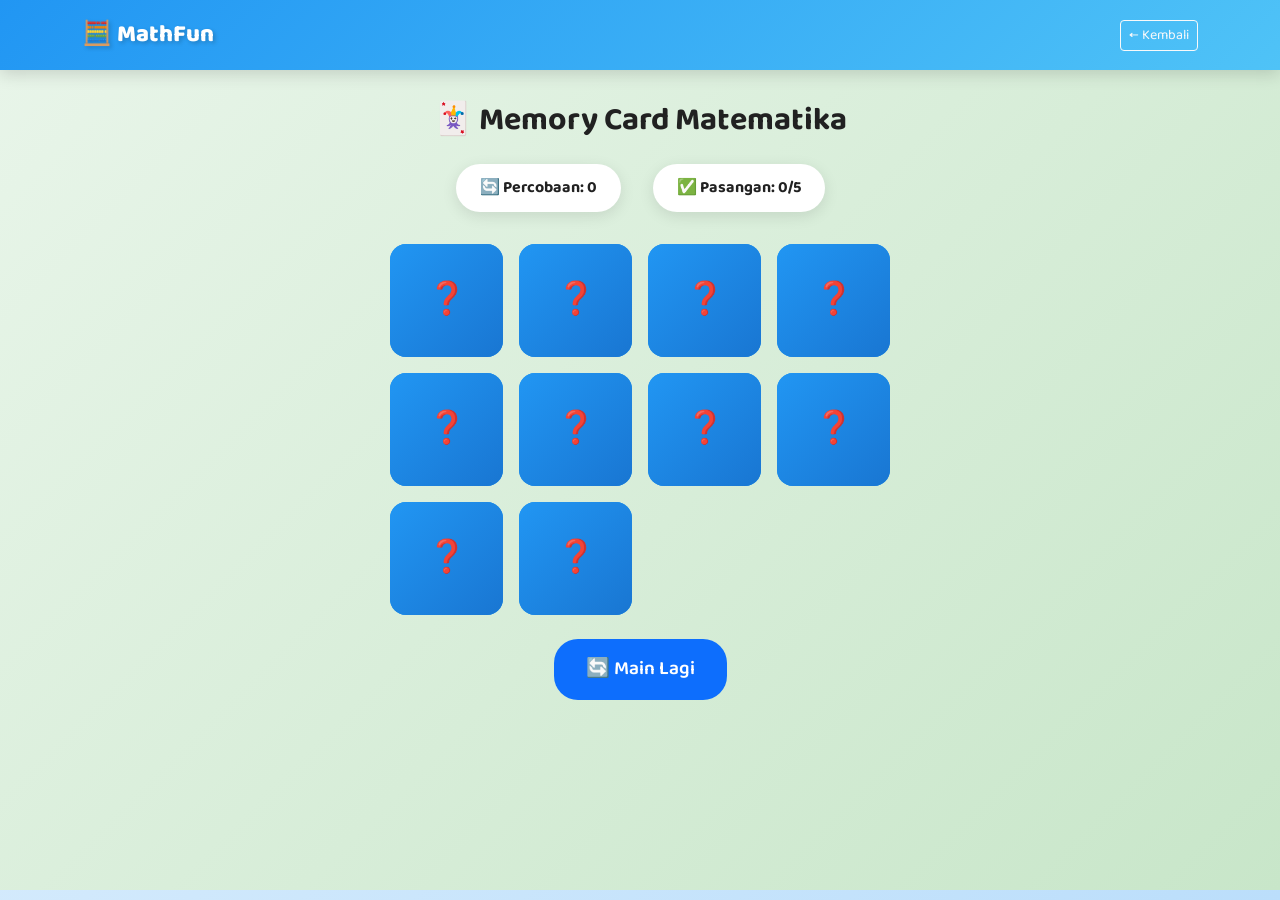
<file: game/memory/index.html>
<!DOCTYPE html>
<html lang="id">
<head>
  <meta charset="UTF-8">
  <meta name="viewport" content="width=device-width, initial-scale=1.0">
  <meta name="description" content="Game Memory Card Matematika - Cocokkan soal dengan jawabannya!">
  <meta name="robots" content="noindex">
  <link rel="manifest" href="/manifest.json">
  <meta name="theme-color" content="#4CAF50">
  <link rel="preconnect" href="https://fonts.googleapis.com">
  <link href="https://fonts.googleapis.com/css2?family=Baloo+2:wght@400;500;600;700;800&family=Poppins:wght@300;400;500;600;700&display=swap" rel="stylesheet">
  <link href="https://cdn.jsdelivr.net/npm/bootstrap@5.3.2/dist/css/bootstrap.min.css" rel="stylesheet">
  <link rel="stylesheet" href="/css/style.css">
  <title>🃏 Memory Card - MathFun Indonesia</title>
  <style>
    .game-wrapper { min-height: calc(100vh - 80px); background: linear-gradient(135deg, #E8F5E9 0%, #C8E6C9 100%); padding: 2rem 0; }
    .game-hud { display: flex; justify-content: center; gap: 2rem; margin-bottom: 2rem; }
    .hud-item { background: white; padding: 0.75rem 1.5rem; border-radius: 2rem; font-weight: 700; box-shadow: 0 4px 15px rgba(0,0,0,0.1); }
    #memoryGrid { display: grid; grid-template-columns: repeat(4, 1fr); gap: 1rem; max-width: 500px; margin: 0 auto; }
    .memory-card { width: 100%; aspect-ratio: 1; perspective: 1000px; cursor: pointer; }
    .card-inner { position: relative; width: 100%; height: 100%; transition: transform 0.6s; transform-style: preserve-3d; }
    .memory-card.flipped .card-inner, .memory-card.matched .card-inner { transform: rotateY(180deg); }
    .card-front, .card-back { position: absolute; width: 100%; height: 100%; backface-visibility: hidden; display: flex; align-items: center; justify-content: center; border-radius: 1rem; font-weight: 700; font-size: 1.2rem; }
    .card-front { background: linear-gradient(135deg, #2196F3, #1976D2); color: white; font-size: 2rem; }
    .card-back { background: white; transform: rotateY(180deg); border: 3px solid #4CAF50; color: #333; }
    .memory-card.matched .card-back { background: #C8E6C9; border-color: #4CAF50; }
    .memory-card.wrong .card-back { background: #FFCDD2; border-color: #F44336; animation: shake 0.5s; }
    @keyframes shake { 0%, 100% { transform: rotateY(180deg) translateX(0); } 25% { transform: rotateY(180deg) translateX(-10px); } 75% { transform: rotateY(180deg) translateX(10px); } }
  </style>
</head>
<body>
  <nav class="navbar navbar-expand-lg navbar-mathfun">
    <div class="container">
      <a class="navbar-brand" href="/">🧮 MathFun</a>
      <a href="/" class="btn btn-outline-light btn-sm">← Kembali</a>
    </div>
  </nav>

  <div class="game-wrapper">
    <div class="container">
      <h2 class="text-center mb-4">🃏 Memory Card Matematika</h2>
      <div class="game-hud">
        <div class="hud-item">🔄 Percobaan: <span id="moves">0</span></div>
        <div class="hud-item">✅ Pasangan: <span id="pairs">0/4</span></div>
      </div>
      <div id="memoryGrid"></div>
      <div class="text-center mt-4">
        <button class="btn btn-primary btn-mathfun" id="restartMemoryBtn">🔄 Main Lagi</button>
      </div>
    </div>
  </div>

  <div class="modal fade" id="memoryCompleteModal" tabindex="-1">
    <div class="modal-dialog modal-dialog-centered">
      <div class="modal-content text-center">
        <div class="modal-header bg-success text-white"><h5 class="modal-title">🎉 Hebat!</h5></div>
        <div class="modal-body">
          <h3>Semua kartu cocok!</h3>
          <p>Total percobaan: <span id="memoryMoves">0</span></p>
        </div>
        <div class="modal-footer">
          <button class="btn btn-primary" id="playAgainBtn">🔄 Main Lagi</button>
          <a href="/" class="btn btn-secondary">🏠 Beranda</a>
        </div>
      </div>
    </div>
  </div>

  <script src="https://cdn.jsdelivr.net/npm/bootstrap@5.3.2/dist/js/bootstrap.bundle.min.js"></script>
  <script src="/js/app.js"></script>
  <script src="/js/game.js"></script>
  <script>
    class MemoryGameUI {
      constructor() { this.game = new MemoryGame(); }
      init() { this.game.init(1); document.getElementById('playAgainBtn').addEventListener('click', () => { this.game.restart(); bootstrap.Modal.getInstance(document.getElementById('memoryCompleteModal')).hide(); }); }
    }
    document.addEventListener('DOMContentLoaded', () => { const ui = new MemoryGameUI(); ui.init(); });
  </script>
</body>
</html>
</file>
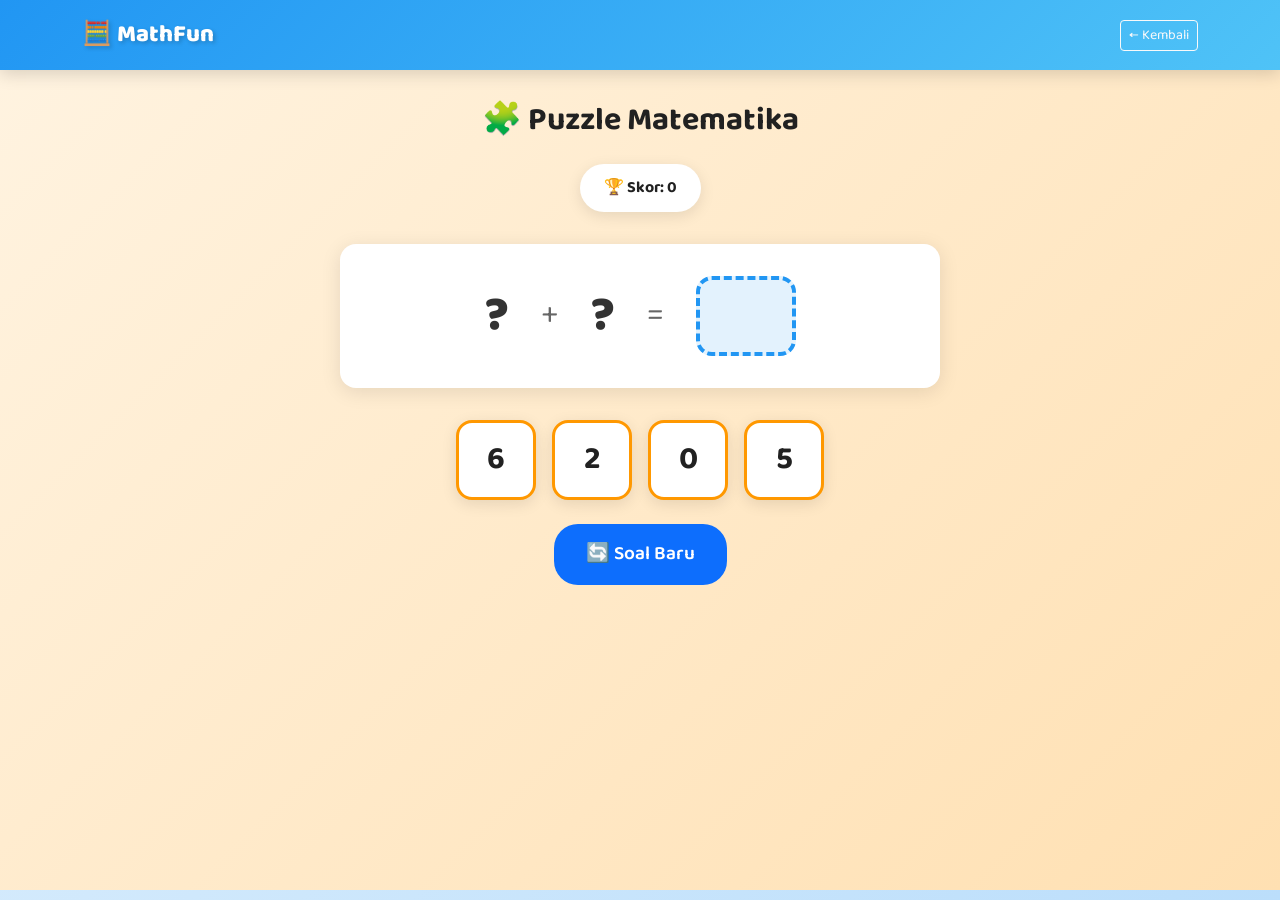
<file: game/puzzle/index.html>
<!DOCTYPE html>
<html lang="id">
<head>
  <meta charset="UTF-8">
  <meta name="viewport" content="width=device-width, initial-scale=1.0">
  <meta name="description" content="Game Puzzle Matematika - Susun jawaban yang benar!">
  <meta name="robots" content="noindex">
  <link rel="manifest" href="/manifest.json">
  <meta name="theme-color" content="#FF9800">
  <link rel="preconnect" href="https://fonts.googleapis.com">
  <link href="https://fonts.googleapis.com/css2?family=Baloo+2:wght@400;500;600;700;800&family=Poppins:wght@300;400;500;600;700&display=swap" rel="stylesheet">
  <link href="https://cdn.jsdelivr.net/npm/bootstrap@5.3.2/dist/css/bootstrap.min.css" rel="stylesheet">
  <link rel="stylesheet" href="/css/style.css">
  <title>🧩 Puzzle - MathFun Indonesia</title>
  <style>
    .game-wrapper { min-height: calc(100vh - 80px); background: linear-gradient(135deg, #FFF3E0 0%, #FFE0B2 100%); padding: 2rem 0; }
    .game-hud { display: flex; justify-content: center; gap: 2rem; margin-bottom: 2rem; }
    .hud-item { background: white; padding: 0.75rem 1.5rem; border-radius: 2rem; font-weight: 700; box-shadow: 0 4px 15px rgba(0,0,0,0.1); }
    #puzzleArea { max-width: 600px; margin: 0 auto; }
    .puzzle-equation { display: flex; align-items: center; justify-content: center; gap: 1rem; flex-wrap: wrap; background: white; padding: 2rem; border-radius: 1rem; box-shadow: 0 4px 20px rgba(0,0,0,0.1); }
    .puzzle-num { font-size: 3rem; font-weight: 800; color: #333; }
    .math-symbol { font-size: 2rem; color: #666; }
    .puzzle-slot { width: 100px; height: 80px; border: 4px dashed #2196F3; border-radius: 1rem; display: flex; align-items: center; justify-content: center; font-size: 2.5rem; font-weight: 700; color: #2196F3; background: #E3F2FD; transition: all 0.3s; }
    .puzzle-slot.filled { border-style: solid; background: white; }
    .pieces-area { display: flex; justify-content: center; gap: 1rem; flex-wrap: wrap; margin-top: 2rem; }
    .puzzle-piece { width: 80px; height: 80px; background: white; border: 3px solid #FF9800; border-radius: 1rem; display: flex; align-items: center; justify-content: center; font-size: 2rem; font-weight: 700; cursor: grab; transition: all 0.3s; box-shadow: 0 4px 15px rgba(0,0,0,0.1); }
    .puzzle-piece:hover { transform: scale(1.1); box-shadow: 0 6px 20px rgba(0,0,0,0.2); }
    .puzzle-piece.dragging { opacity: 0.5; }
  </style>
</head>
<body>
  <nav class="navbar navbar-expand-lg navbar-mathfun">
    <div class="container">
      <a class="navbar-brand" href="/">🧮 MathFun</a>
      <a href="/" class="btn btn-outline-light btn-sm">← Kembali</a>
    </div>
  </nav>

  <div class="game-wrapper">
    <div class="container">
      <h2 class="text-center mb-4">🧩 Puzzle Matematika</h2>
      <div class="game-hud">
        <div class="hud-item">🏆 Skor: <span id="puzzleScore">0</span></div>
      </div>
      <div id="puzzleArea">
        <div id="puzzleEquation" class="puzzle-equation">
          <span class="puzzle-num" id="puzzleNum1">?</span>
          <span class="math-symbol">+</span>
          <span class="puzzle-num" id="puzzleNum2">?</span>
          <span class="math-symbol">=</span>
          <div class="puzzle-slot" id="puzzleSlot" data-slot="answer"></div>
        </div>
        <div id="piecesArea" class="pieces-area"></div>
      </div>
      <div class="text-center mt-4">
        <button class="btn btn-primary btn-mathfun" id="restartPuzzleBtn">🔄 Soal Baru</button>
      </div>
    </div>
  </div>

  <script src="https://cdn.jsdelivr.net/npm/bootstrap@5.3.2/dist/js/bootstrap.bundle.min.js"></script>
  <script src="/js/app.js"></script>
  <script src="/js/game.js"></script>
  <script>
    class PuzzleGameUI {
      constructor() { this.game = new PuzzleGame(); }
      init() { this.game.init(); }
    }
    document.addEventListener('DOMContentLoaded', () => { const ui = new PuzzleGameUI(); ui.init(); });
  </script>
</body>
</html>
</file>
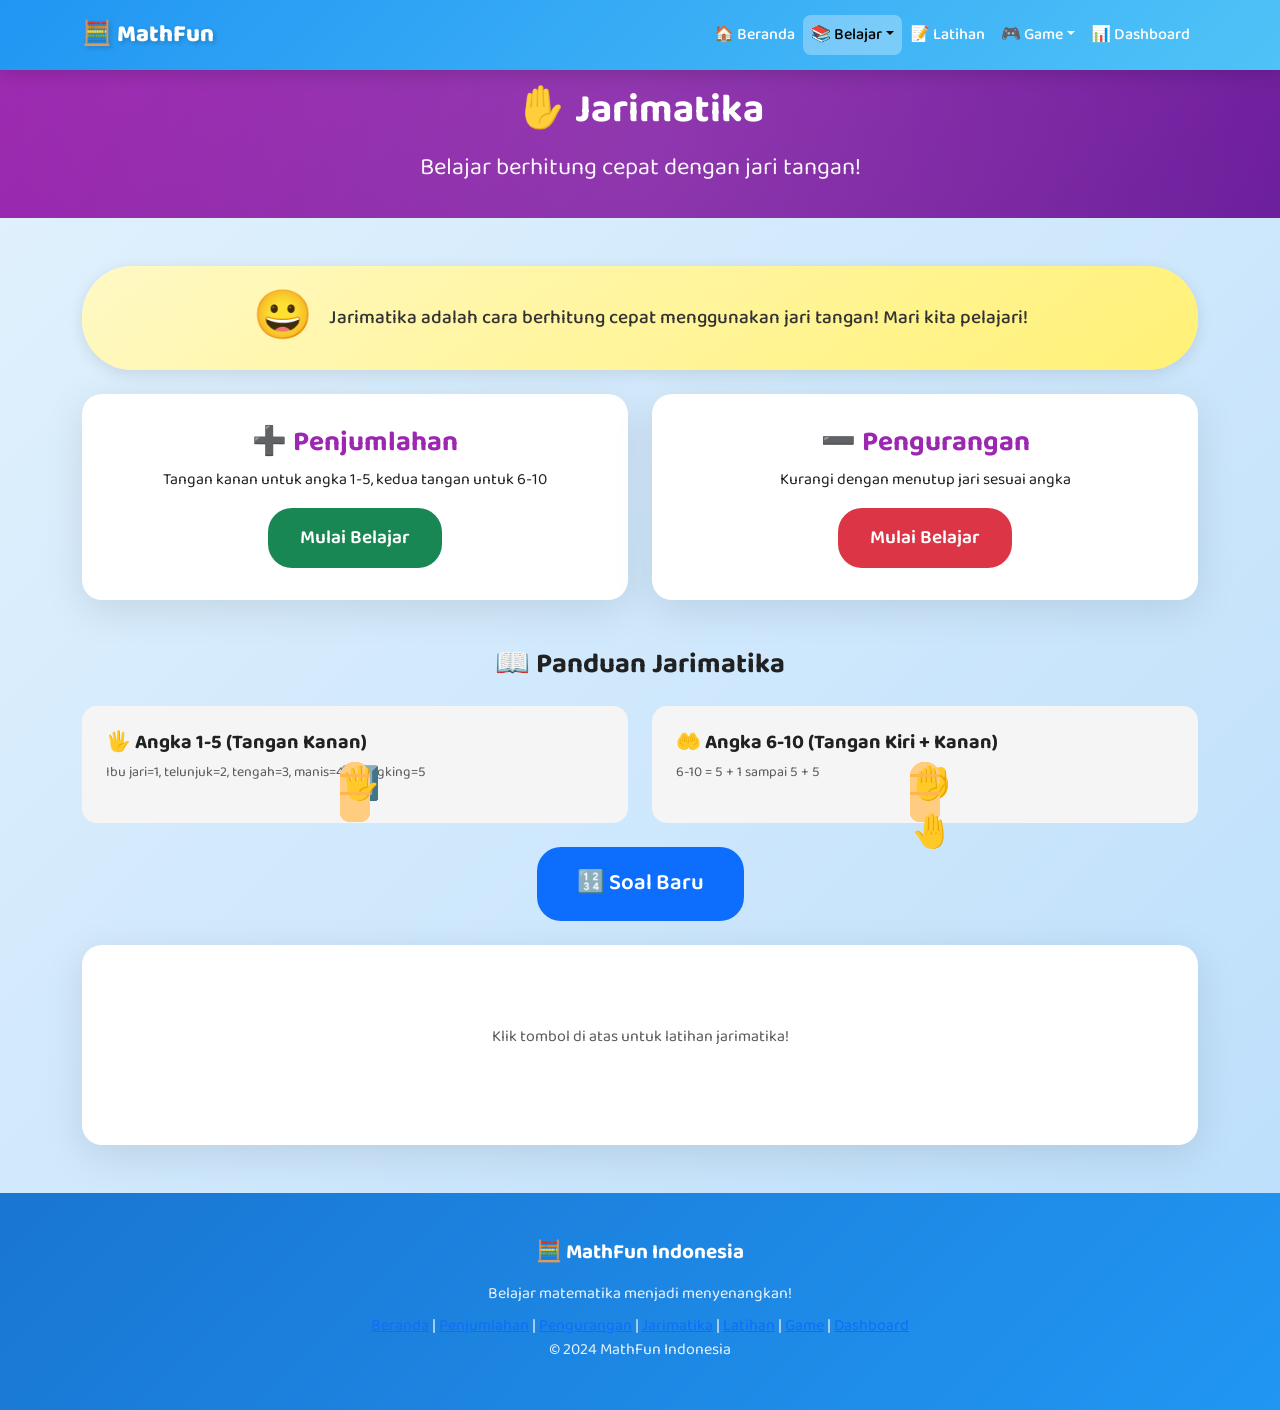
<file: materi/jarimatika/index.html>
<!DOCTYPE html>
<html lang="id">
<head>
  <meta charset="UTF-8">
  <meta name="viewport" content="width=device-width, initial-scale=1.0">
  <meta name="description" content="Belajar jarimatika interaktif - teknik berhitung cepat menggunakan jari tangan untuk anak SD.">
  <meta name="keywords" content="jarimatika anak sd, berhitung cepat, matematika sd, teknik jari">
  <meta name="robots" content="index, follow">
  <link rel="manifest" href="/manifest.json">
  <meta name="theme-color" content="#9C27B0">
  <link rel="preconnect" href="https://fonts.googleapis.com">
  <link href="https://fonts.googleapis.com/css2?family=Baloo+2:wght@400;500;600;700;800&family=Poppins:wght@300;400;500;600;700&display=swap" rel="stylesheet">
  <link href="https://cdn.jsdelivr.net/npm/bootstrap@5.3.2/dist/css/bootstrap.min.css" rel="stylesheet">
  <link rel="stylesheet" href="/css/style.css">
  <script src="https://cdnjs.cloudflare.com/ajax/libs/gsap/3.12.2/gsap.min.js"></script>
  <title>Jarimatika - MathFun Indonesia</title>
</head>
<body>
  <nav class="navbar navbar-expand-lg navbar-mathfun sticky-top">
    <div class="container">
      <a class="navbar-brand" href="/">🧮 MathFun</a>
      <button class="navbar-toggler" type="button" data-bs-toggle="collapse" data-bs-target="#navbarNav">
        <span class="navbar-toggler-icon"></span>
      </button>
      <div class="collapse navbar-collapse" id="navbarNav">
        <ul class="navbar-nav ms-auto">
          <li class="nav-item"><a class="nav-link" href="/">🏠 Beranda</a></li>
          <li class="nav-item dropdown">
            <a class="nav-link dropdown-toggle active" href="#" data-bs-toggle="dropdown">📚 Belajar</a>
            <ul class="dropdown-menu">
              <li><a class="dropdown-item" href="/materi/penjumlahan">➕ Penjumlahan</a></li>
              <li><a class="dropdown-item" href="/materi/pengurangan">➖ Pengurangan</a></li>
              <li><a class="dropdown-item" href="/materi/penjumlahan-bersusun">📐 Penjumlahan Bersusun</a></li>
              <li><a class="dropdown-item" href="/materi/pengurangan-bersusun">📐 Pengurangan Bersusun</a></li>
              <li><hr class="dropdown-divider"></li>
              <li><a class="dropdown-item" href="/materi/jarimatika">✋ Jarimatika</a></li>
            </ul>
          </li>
          <li class="nav-item"><a class="nav-link" href="/latihan">📝 Latihan</a></li>
          <li class="nav-item dropdown">
            <a class="nav-link dropdown-toggle" href="#" data-bs-toggle="dropdown">🎮 Game</a>
            <ul class="dropdown-menu">
              <li><a class="dropdown-item" href="/game">🎮 Semua Game</a></li>
              <li><hr class="dropdown-divider"></li>
              <li><a class="dropdown-item" href="/game/balon">🎈 Tangkap Balon</a></li>
              <li><a class="dropdown-item" href="/game/memory">🃏 Memory Card</a></li>
              <li><a class="dropdown-item" href="/game/puzzle">🧩 Puzzle Angka</a></li>
            </ul>
          </li>
          <li class="nav-item"><a class="nav-link" href="/dashboard">📊 Dashboard</a></li>
        </ul>
      </div>
    </div>
  </nav>

  <section class="hero-section py-3" style="background: linear-gradient(135deg, #9C27B0 0%, #6A1B9A 100%);">
    <div class="container text-center">
      <h1>✋ Jarimatika</h1>
      <p class="hero-subtitle">Belajar berhitung cepat dengan jari tangan!</p>
    </div>
  </section>

  <section class="container my-5">
    <div class="mascot-inline text-center mb-4">
      <span class="mascot-icon">😀</span>
      <div class="mascot-message" id="mascotMessage">Jarimatika adalah cara berhitung cepat menggunakan jari tangan! Mari kita pelajari!</div>
    </div>

    <div class="row g-4">
      <div class="col-md-6">
        <div class="jarimatika-card" id="additionCard">
          <h3>➕ Penjumlahan</h3>
          <p>Tangan kanan untuk angka 1-5, kedua tangan untuk 6-10</p>
          <button class="btn btn-success btn-mathfun" onclick="showAddition()">Mulai Belajar</button>
          <div class="jarimatika-demo mt-3" id="additionDemo" style="display:none;">
            <div class="hand-container" id="handContainer1"></div>
            <div class="operation-sign">+</div>
            <div class="hand-container" id="handContainer2"></div>
          </div>
        </div>
      </div>
      <div class="col-md-6">
        <div class="jarimatika-card" id="subtractionCard">
          <h3>➖ Pengurangan</h3>
          <p>Kurangi dengan menutup jari sesuai angka</p>
          <button class="btn btn-danger btn-mathfun" onclick="showSubtraction()">Mulai Belajar</button>
          <div class="jarimatika-demo mt-3" id="subtractionDemo" style="display:none;">
            <div class="hand-container" id="subHandContainer"></div>
          </div>
        </div>
      </div>
    </div>

    <div class="jarimatika-guide mt-5">
      <h3 class="text-center mb-4">📖 Panduan Jarimatika</h3>
      <div class="row">
        <div class="col-md-6">
          <div class="guide-item">
            <h5>🖐️ Angka 1-5 (Tangan Kanan)</h5>
            <div class="finger-display">
              <span class="finger" data-finger="1">1️⃣</span>
              <span class="finger" data-finger="2">✌️</span>
              <span class="finger" data-finger="3">3️⃣</span>
              <span class="finger" data-finger="4">4️⃣</span>
              <span class="finger" data-finger="5">🖐️</span>
            </div>
            <p class="text-muted small">Ibu jari=1, telunjuk=2, tengah=3, manis=4, kelingking=5</p>
          </div>
        </div>
        <div class="col-md-6">
          <div class="guide-item">
            <h5>🤲 Angka 6-10 (Tangan Kiri + Kanan)</h5>
            <div class="finger-display">
              <span class="finger" data-finger="6">🤏</span>
              <span class="finger" data-finger="7">👌</span>
              <span class="finger" data-finger="8">✊</span>
              <span class="finger" data-finger="9">🖖</span>
              <span class="finger" data-finger="10">✋🤚</span>
            </div>
            <p class="text-muted small">6-10 = 5 + 1 sampai 5 + 5</p>
          </div>
        </div>
      </div>
    </div>

    <div class="text-center mt-4">
      <button class="btn btn-primary btn-lg btn-mathfun" onclick="generateNewQuestion()">🔢 Soal Baru</button>
    </div>

    <div class="question-card mt-4" id="questionArea">
      <div class="text-center py-5">
        <p class="text-muted">Klik tombol di atas untuk latihan jarimatika!</p>
      </div>
    </div>
  </section>

  <footer class="footer-mathfun">
    <div class="container">
      <h5>🧮 MathFun Indonesia</h5>
      <p>Belajar matematika menjadi menyenangkan!</p>
      <div class="footer-links">
        <a href="/">Beranda</a> | <a href="/materi/penjumlahan">Penjumlahan</a> | <a href="/materi/pengurangan">Pengurangan</a> | <a href="/materi/jarimatika">Jarimatika</a> | <a href="/latihan">Latihan</a> | <a href="/game">Game</a> | <a href="/dashboard">Dashboard</a>
      </div>
      <p class="mb-0">© 2024 MathFun Indonesia</p>
    </div>
  </footer>

  <script src="https://cdn.jsdelivr.net/npm/bootstrap@5.3.2/dist/js/bootstrap.bundle.min.js"></script>
  <script src="/js/app.js"></script>
  <script>
    function getFingers(num) {
      if (num <= 5) return num;
      return { left: 5, right: num - 5 };
    }

    function renderHand(containerId, num) {
      const container = document.getElementById(containerId);
      container.innerHTML = '';
      const hand = document.createElement('div');
      hand.className = 'hand-visual';
      
      const fingers = getFingers(num);
      if (typeof fingers === 'number') {
        for (let i = 0; i < fingers; i++) {
          const finger = document.createElement('span');
          finger.className = 'open-finger';
          finger.textContent = '☝️';
          hand.appendChild(finger);
        }
        for (let i = fingers; i < 5; i++) {
          const finger = document.createElement('span');
          finger.className = 'closed-finger';
          finger.textContent = '✊';
          hand.appendChild(finger);
        }
      } else {
        for (let i = 0; i < fingers.left; i++) {
          const finger = document.createElement('span');
          finger.className = 'open-finger';
          finger.textContent = '☝️';
          hand.appendChild(finger);
        }
        for (let i = fingers.left; i < 5; i++) {
          const finger = document.createElement('span');
          finger.className = 'closed-finger';
          finger.textContent = '✊';
          hand.appendChild(finger);
        }
        for (let i = 0; i < fingers.right; i++) {
          const finger = document.createElement('span');
          finger.className = 'open-finger';
          finger.textContent = '☝️';
          hand.appendChild(finger);
        }
        for (let i = fingers.right; i < 5; i++) {
          const finger = document.createElement('span');
          finger.className = 'closed-finger';
          finger.textContent = '✊';
          hand.appendChild(finger);
        }
      }
      container.appendChild(hand);
    }

    function showAddition() {
      document.getElementById('additionDemo').style.display = 'flex';
      document.getElementById('mascotMessage').textContent = "Untuk penjumlahan, kita tunjukkan angka dengan jari kemudian jumlahkan!";
      const num1 = Math.floor(Math.random() * 9) + 1;
      const num2 = Math.floor(Math.random() * (10 - num1)) + 1;
      renderHand('handContainer1', num1);
      renderHand('handContainer2', num2);
      
      gsap.from('.open-finger', { scale: 0, duration: 0.3, stagger: 0.1 });
    }

    function showSubtraction() {
      document.getElementById('subtractionDemo').style.display = 'block';
      document.getElementById('mascotMessage').textContent = "Untuk pengurangan, kita tutup jari sesuai angka yang dikurangkan!";
      const num = Math.floor(Math.random() * 10) + 1;
      renderHand('subHandContainer', num);
      
      gsap.from('.closed-finger', { scale: 0, duration: 0.3, stagger: 0.1 });
    }

    function generateNewQuestion() {
      const type = Math.random() > 0.5 ? 'addition' : 'subtraction';
      if (type === 'addition') {
        const num1 = Math.floor(Math.random() * 9) + 1;
        const num2 = Math.floor(Math.random() * (10 - num1)) + 1;
        document.getElementById('questionArea').innerHTML = `
          <div class="question-display">
            <span class="question-num" style="color:#9C27B0">${num1}</span>
            <span class="question-op">+</span>
            <span class="question-num" style="color:#9C27B0">${num2}</span>
            <span class="question-op">=</span>
            <span class="question-answer">${num1 + num2}</span>
          </div>
        `;
        renderHand('handContainer1', num1);
        renderHand('handContainer2', num2);
        document.getElementById('additionDemo').style.display = 'flex';
      } else {
        const num1 = Math.floor(Math.random() * 10) + 1;
        const num2 = Math.floor(Math.random() * num1) + 1;
        document.getElementById('questionArea').innerHTML = `
          <div class="question-display">
            <span class="question-num" style="color:#9C27B0">${num1}</span>
            <span class="question-op">−</span>
            <span class="question-num" style="color:#9C27B0">${num2}</span>
            <span class="question-op">=</span>
            <span class="question-answer">${num1 - num2}</span>
          </div>
        `;
        renderHand('subHandContainer', num1);
        document.getElementById('subtractionDemo').style.display = 'block';
      }
      gsap.from('.question-answer', { scale: 0, duration: 0.5, ease: 'back' });
    }
  </script>
  <style>
    .mascot-inline { display: flex; align-items: center; justify-content: center; gap: 1rem; background: linear-gradient(145deg, #FFF9C4, #FFF176); padding: 1rem 2rem; border-radius: 50px; box-shadow: 0 4px 15px rgba(0,0,0,0.1); }
    .mascot-icon { font-size: 3rem; }
    .mascot-message { font-size: 1.2rem; font-weight: 500; color: #333; }
    .jarimatika-card { background: white; border-radius: 20px; padding: 2rem; box-shadow: 0 10px 40px rgba(0,0,0,0.1); text-align: center; }
    .jarimatika-card h3 { color: #9C27B0; }
    .jarimatika-demo { display: flex; justify-content: center; align-items: center; gap: 1rem; }
    .hand-container { min-width: 150px; }
    .hand-visual { display: flex; gap: 0.5rem; justify-content: center; }
    .open-finger, .closed-finger { font-size: 2.5rem; }
    .closed-finger { opacity: 0.3; }
    .operation-sign { font-size: 3rem; font-weight: bold; color: #9C27B0; }
    .finger-display { display: flex; justify-content: center; gap: 1rem; font-size: 2rem; }
    .guide-item { background: #f5f5f5; padding: 1.5rem; border-radius: 15px; }
    .question-card { background: white; border-radius: 20px; padding: 2rem; box-shadow: 0 10px 40px rgba(0,0,0,0.1); margin-top: 2rem; }
    .question-display { font-size: 3rem; font-weight: 800; text-align: center; }
    .question-op { color: #666; margin: 0 0.5rem; }
    .question-answer { color: #2196F3; }
    @media (max-width: 768px) { .question-display { font-size: 2rem; } .mascot-inline { flex-direction: column; text-align: center; } }
  </style>
</body>
</html>
</file>
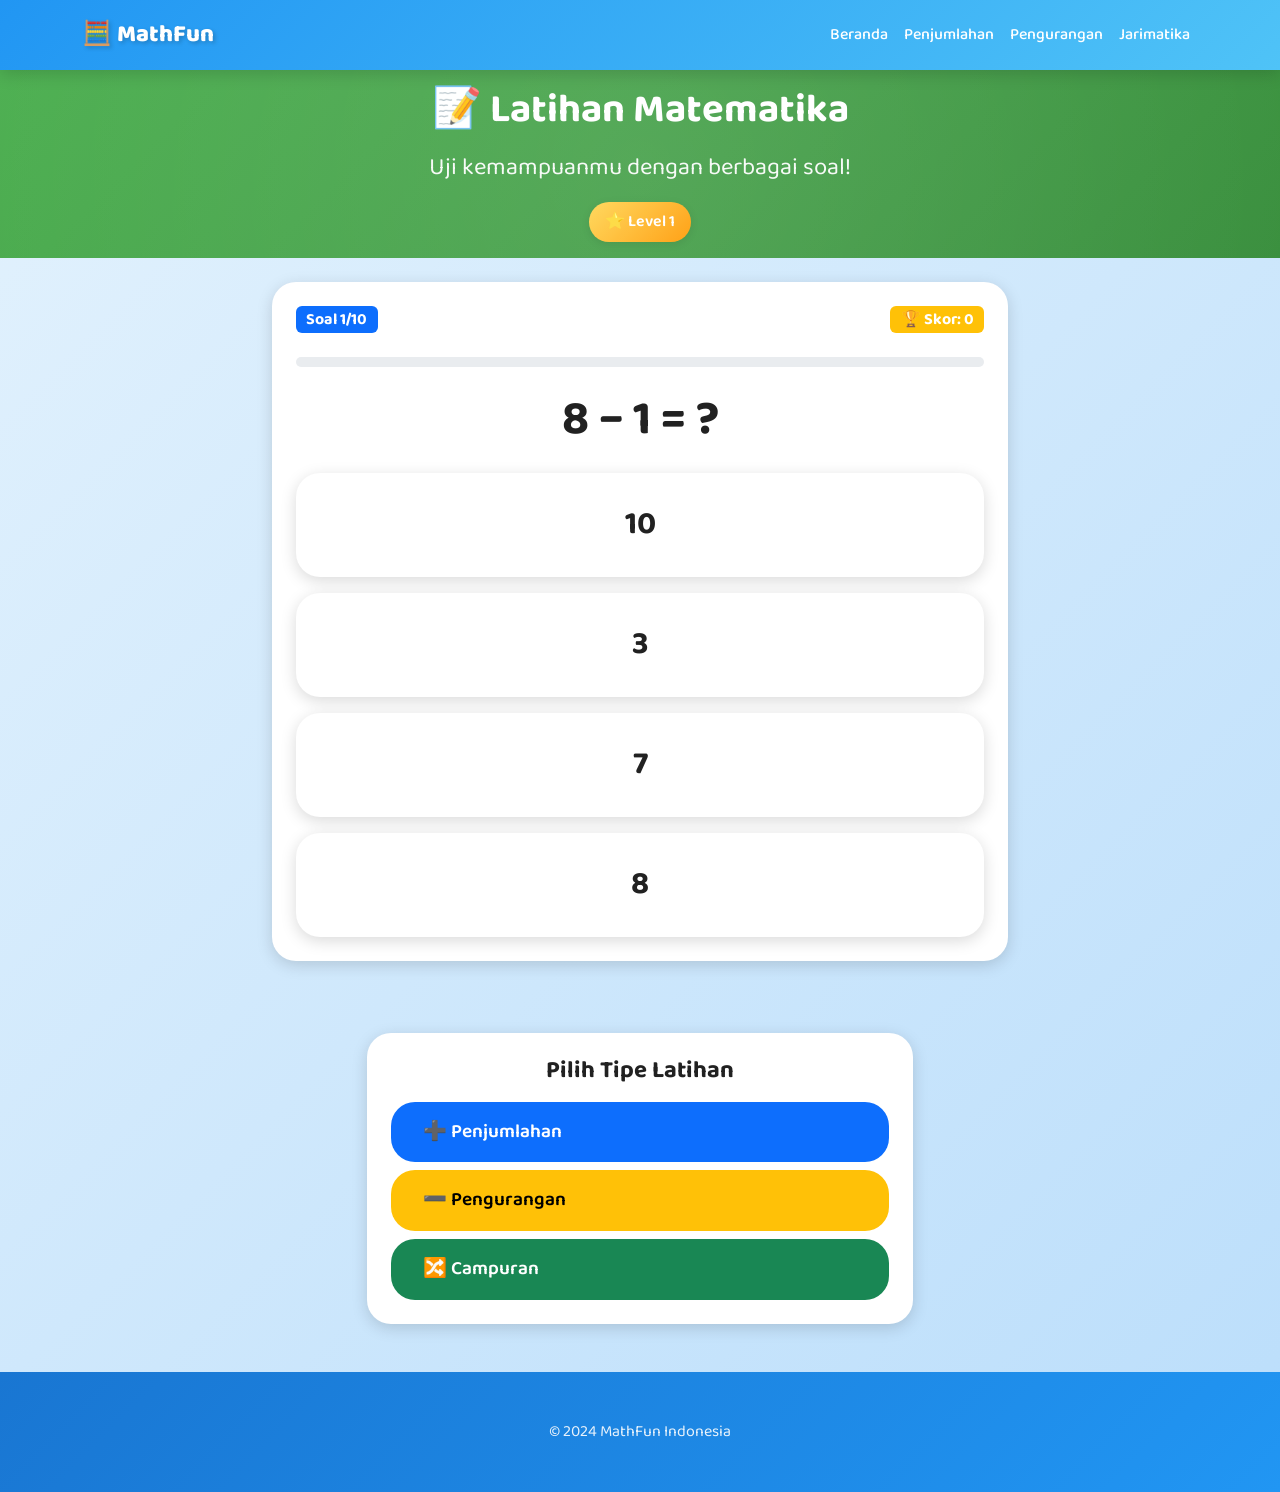
<file: materi/latihan/index.html>
<!DOCTYPE html>
<html lang="id">
<head>
  <meta charset="UTF-8">
  <meta name="viewport" content="width=device-width, initial-scale=1.0">
  <meta name="description" content="Latihan Matematika - Uji kemampuanmu dengan berbagai soal matematika SD">
  <meta name="robots" content="index, follow">
  <link rel="manifest" href="/manifest.json">
  <meta name="theme-color" content="#4CAF50">
  <link rel="preconnect" href="https://fonts.googleapis.com">
  <link href="https://fonts.googleapis.com/css2?family=Baloo+2:wght@400;500;600;700;800&family=Poppins:wght@300;400;500;600;700&display=swap" rel="stylesheet">
  <link href="https://cdn.jsdelivr.net/npm/bootstrap@5.3.2/dist/css/bootstrap.min.css" rel="stylesheet">
  <link rel="stylesheet" href="/css/style.css">
  <script src="https://cdnjs.cloudflare.com/ajax/libs/gsap/3.12.2/gsap.min.js"></script>
  <title>Latihan Matematika - MathFun Indonesia</title>
</head>
<body>
  <nav class="navbar navbar-expand-lg navbar-mathfun sticky-top">
    <div class="container">
      <a class="navbar-brand" href="/">🧮 MathFun</a>
      <button class="navbar-toggler" type="button" data-bs-toggle="collapse" data-bs-target="#navbarNav">
        <span class="navbar-toggler-icon"></span>
      </button>
      <div class="collapse navbar-collapse" id="navbarNav">
        <ul class="navbar-nav ms-auto">
          <li class="nav-item"><a class="nav-link" href="/">Beranda</a></li>
          <li class="nav-item"><a class="nav-link" href="/materi/penjumlahan.html">Penjumlahan</a></li>
          <li class="nav-item"><a class="nav-link" href="/materi/pengurangan.html">Pengurangan</a></li>
          <li class="nav-item"><a class="nav-link" href="/materi/jarimatika.html">Jarimatika</a></li>
        </ul>
      </div>
    </div>
  </nav>

  <section class="hero-section py-3" style="background: linear-gradient(135deg, #4CAF50, #388E3C);">
    <div class="container text-center">
      <h1>📝 Latihan Matematika</h1>
      <p class="hero-subtitle">Uji kemampuanmu dengan berbagai soal!</p>
      <div class="level-badge">
        <span id="levelDisplay">Level 1</span>
      </div>
    </div>
  </section>

  <section class="container my-4">
    <div class="row justify-content-center">
      <div class="col-md-8">
        <div class="card-mathfun p-4">
          <div class="d-flex justify-content-between align-items-center mb-4">
            <span class="badge bg-primary fs-6">Soal <span id="questionNum">1</span>/10</span>
            <span class="badge bg-warning fs-6">🏆 Skor: <span id="score">0</span></span>
          </div>

          <div class="progress mb-4" style="height: 10px;">
            <div class="progress-bar bg-success" id="progressBar" style="width: 0%"></div>
          </div>

          <div class="text-center mb-4">
            <h2 id="questionText" style="font-size: 3rem;">5 + 3 = ?</h2>
          </div>

          <div id="answerOptions" class="d-grid gap-3">
            <button class="answer-btn btn btn-lg btn-outline-primary" data-answer="8">8</button>
            <button class="answer-btn btn btn-lg btn-outline-primary" data-answer="7">7</button>
            <button class="answer-btn btn btn-lg btn-outline-primary" data-answer="9">9</button>
            <button class="answer-btn btn btn-lg btn-outline-primary" data-answer="6">6</button>
          </div>

          <div id="feedbackArea" class="mt-4 text-center hidden">
            <div id="feedbackIcon" style="font-size: 4rem;"></div>
            <p id="feedbackText" class="mt-2"></p>
          </div>
        </div>

        <div class="text-center mt-4">
          <button class="btn btn-success btn-mathfun btn-lg hidden" id="nextBtn">Soal Berikutnya →</button>
        </div>
      </div>
    </div>

    <div class="row mt-5">
      <div class="col-md-6 mx-auto">
        <div class="card-mathfun p-4">
          <h4 class="text-center mb-3">Pilih Tipe Latihan</h4>
          <div class="d-grid gap-2">
            <button class="btn btn-primary btn-mathfun" onclick="setMode('addition')">➕ Penjumlahan</button>
            <button class="btn btn-warning btn-mathfun" onclick="setMode('subtraction')">➖ Pengurangan</button>
            <button class="btn btn-success btn-mathfun" onclick="setMode('mixed')">🔀 Campuran</button>
          </div>
        </div>
      </div>
    </div>
  </section>

  <div class="modal fade" id="resultModal" tabindex="-1">
    <div class="modal-dialog modal-dialog-centered">
      <div class="modal-content text-center">
        <div class="modal-header bg-success text-white">
          <h5 class="modal-title">🎉 Latihan Selesai!</h5>
        </div>
        <div class="modal-body">
          <div id="resultStars" style="font-size: 3rem; margin-bottom: 1rem;"></div>
          <h3 id="resultScore">8 / 10 Benar</h3>
          <p id="resultPercent">80%</p>
          <p id="resultMessage" class="text-muted"></p>
        </div>
        <div class="modal-footer">
          <button class="btn btn-primary" onclick="restartQuiz()">🔄 Ulangi</button>
          <a href="/" class="btn btn-secondary">🏠 Beranda</a>
        </div>
      </div>
    </div>
  </div>

  <footer class="footer-mathfun mt-5">
    <div class="container">
      <p class="mb-0">© 2024 MathFun Indonesia</p>
    </div>
  </footer>

  <div class="toast-container"></div>
  <script src="https://cdn.jsdelivr.net/npm/bootstrap@5.3.2/dist/js/bootstrap.bundle.min.js"></script>
  <script src="/js/app.js"></script>
  <script>
    class LatihanModule {
      constructor() {
        this.questionGen = new QuestionGenerator(1);
        this.currentQuestion = null;
        this.questionNumber = 1;
        this.totalQuestions = 10;
        this.correctCount = 0;
        this.wrongCount = 0;
        this.mode = 'mixed';
        this.score = 0;
      }

      init() {
        this.bindEvents();
        this.generateQuestion();
      }

      bindEvents() {
        document.querySelectorAll('.answer-btn').forEach(btn => {
          btn.addEventListener('click', () => this.handleAnswer(parseInt(btn.dataset.answer)));
        });

        document.getElementById('nextBtn').addEventListener('click', () => this.nextQuestion());
      }

      generateQuestion() {
        document.getElementById('nextBtn').classList.add('hidden');
        document.getElementById('feedbackArea').classList.add('hidden');
        document.querySelectorAll('.answer-btn').forEach(btn => {
          btn.classList.remove('btn-success', 'btn-danger', 'disabled');
          btn.classList.add('btn-outline-primary');
        });

        if (this.mode === 'addition') {
          this.currentQuestion = this.questionGen.generateAddition();
        } else if (this.mode === 'subtraction') {
          this.currentQuestion = this.questionGen.generateSubtraction();
        } else {
          this.currentQuestion = this.questionGen.generateRandom();
        }

        const symbol = this.currentQuestion.type === 'subtraction' ? '−' : '+';
        document.getElementById('questionText').textContent = `${this.currentQuestion.num1} ${symbol} ${this.currentQuestion.num2} = ?`;
        document.getElementById('questionNum').textContent = this.questionNumber;
        document.getElementById('progressBar').style.width = `${((this.questionNumber - 1) / this.totalQuestions) * 100}%`;

        const answers = this.questionGen.shuffleArray([...this.questionGen.generateWrongAnswers(this.currentQuestion.answer, 3), this.currentQuestion.answer]);
        const buttons = document.querySelectorAll('.answer-btn');
        buttons.forEach((btn, i) => {
          btn.dataset.answer = answers[i];
          btn.textContent = answers[i];
        });

        if (app && app.speak) {
          app.speak(`Berapa hasil dari ${this.currentQuestion.num1} ${symbol === '−' ? 'dikurangi' : 'ditambah'} ${this.currentQuestion.num2}?`);
        }
      }

      handleAnswer(answer) {
        const isCorrect = answer === this.currentQuestion.answer;
        const buttons = document.querySelectorAll('.answer-btn');

        buttons.forEach(btn => {
          btn.classList.add('disabled');
          if (parseInt(btn.dataset.answer) === this.currentQuestion.answer) {
            btn.classList.remove('btn-outline-primary');
            btn.classList.add('btn-success');
          } else if (parseInt(btn.dataset.answer) === answer && !isCorrect) {
            btn.classList.remove('btn-outline-primary');
            btn.classList.add('btn-danger');
          }
        });

        if (isCorrect) {
          this.correctCount++;
          this.score += 10;
          document.getElementById('feedbackIcon').textContent = '✅';
          document.getElementById('feedbackText').textContent = 'Benar! Hebat!';
          document.getElementById('score').textContent = this.score;
          if (app) { app.playSound('correct'); app.addCorrect(); app.showMascotMessage('correct'); }
        } else {
          this.wrongCount++;
          document.getElementById('feedbackIcon').textContent = '❌';
          document.getElementById('feedbackText').textContent = `Salah. Jawabannya adalah ${this.currentQuestion.answer}`;
          if (app) { app.playSound('wrong'); app.addWrong(); app.showMascotMessage('wrong'); }
        }

        document.getElementById('feedbackArea').classList.remove('hidden');
        document.getElementById('nextBtn').classList.remove('hidden');
        document.getElementById('nextBtn').textContent = this.questionNumber >= this.totalQuestions ? 'Lihat Hasil' : 'Soal Berikutnya →';
      }

      nextQuestion() {
        this.questionNumber++;
        if (this.questionNumber > this.totalQuestions) {
          this.showResults();
        } else {
          this.generateQuestion();
        }
      }

      showResults() {
        const percentage = Math.round((this.correctCount / this.totalQuestions) * 100);
        let stars = 0;
        if (percentage >= 100) stars = 3;
        else if (percentage >= 70) stars = 2;
        else if (percentage >= 50) stars = 1;

        document.getElementById('resultStars').textContent = '⭐'.repeat(stars);
        document.getElementById('resultScore').textContent = `${this.correctCount} / ${this.totalQuestions} Benar`;
        document.getElementById('resultPercent').textContent = `${percentage}%`;

        const messages = ['Tetap semangat!', 'Bagus!', 'Hebat!', ' lu biasa!'];
        document.getElementById('resultMessage').textContent = messages[stars];

        if (app) { app.showConfetti(); }

        const modal = new bootstrap.Modal(document.getElementById('resultModal'));
        modal.show();
      }
    }

    let latihanModule;

    function setMode(mode) {
      if (latihanModule) {
        latihanModule.mode = mode;
        latihanModule.questionNumber = 1;
        latihanModule.correctCount = 0;
        latihanModule.wrongCount = 0;
        latihanModule.score = 0;
        document.getElementById('score').textContent = '0';
        latihanModule.generateQuestion();
      }
    }

    function restartQuiz() {
      if (latihanModule) {
        bootstrap.Modal.getInstance(document.getElementById('resultModal')).hide();
        latihanModule.questionNumber = 1;
        latihanModule.correctCount = 0;
        latihanModule.wrongCount = 0;
        latihanModule.score = 0;
        document.getElementById('score').textContent = '0';
        latihanModule.generateQuestion();
      }
    }

    document.addEventListener('DOMContentLoaded', () => {
      latihanModule = new LatihanModule();
      latihanModule.init();
    });
  </script>
</body>
</html>
</file>
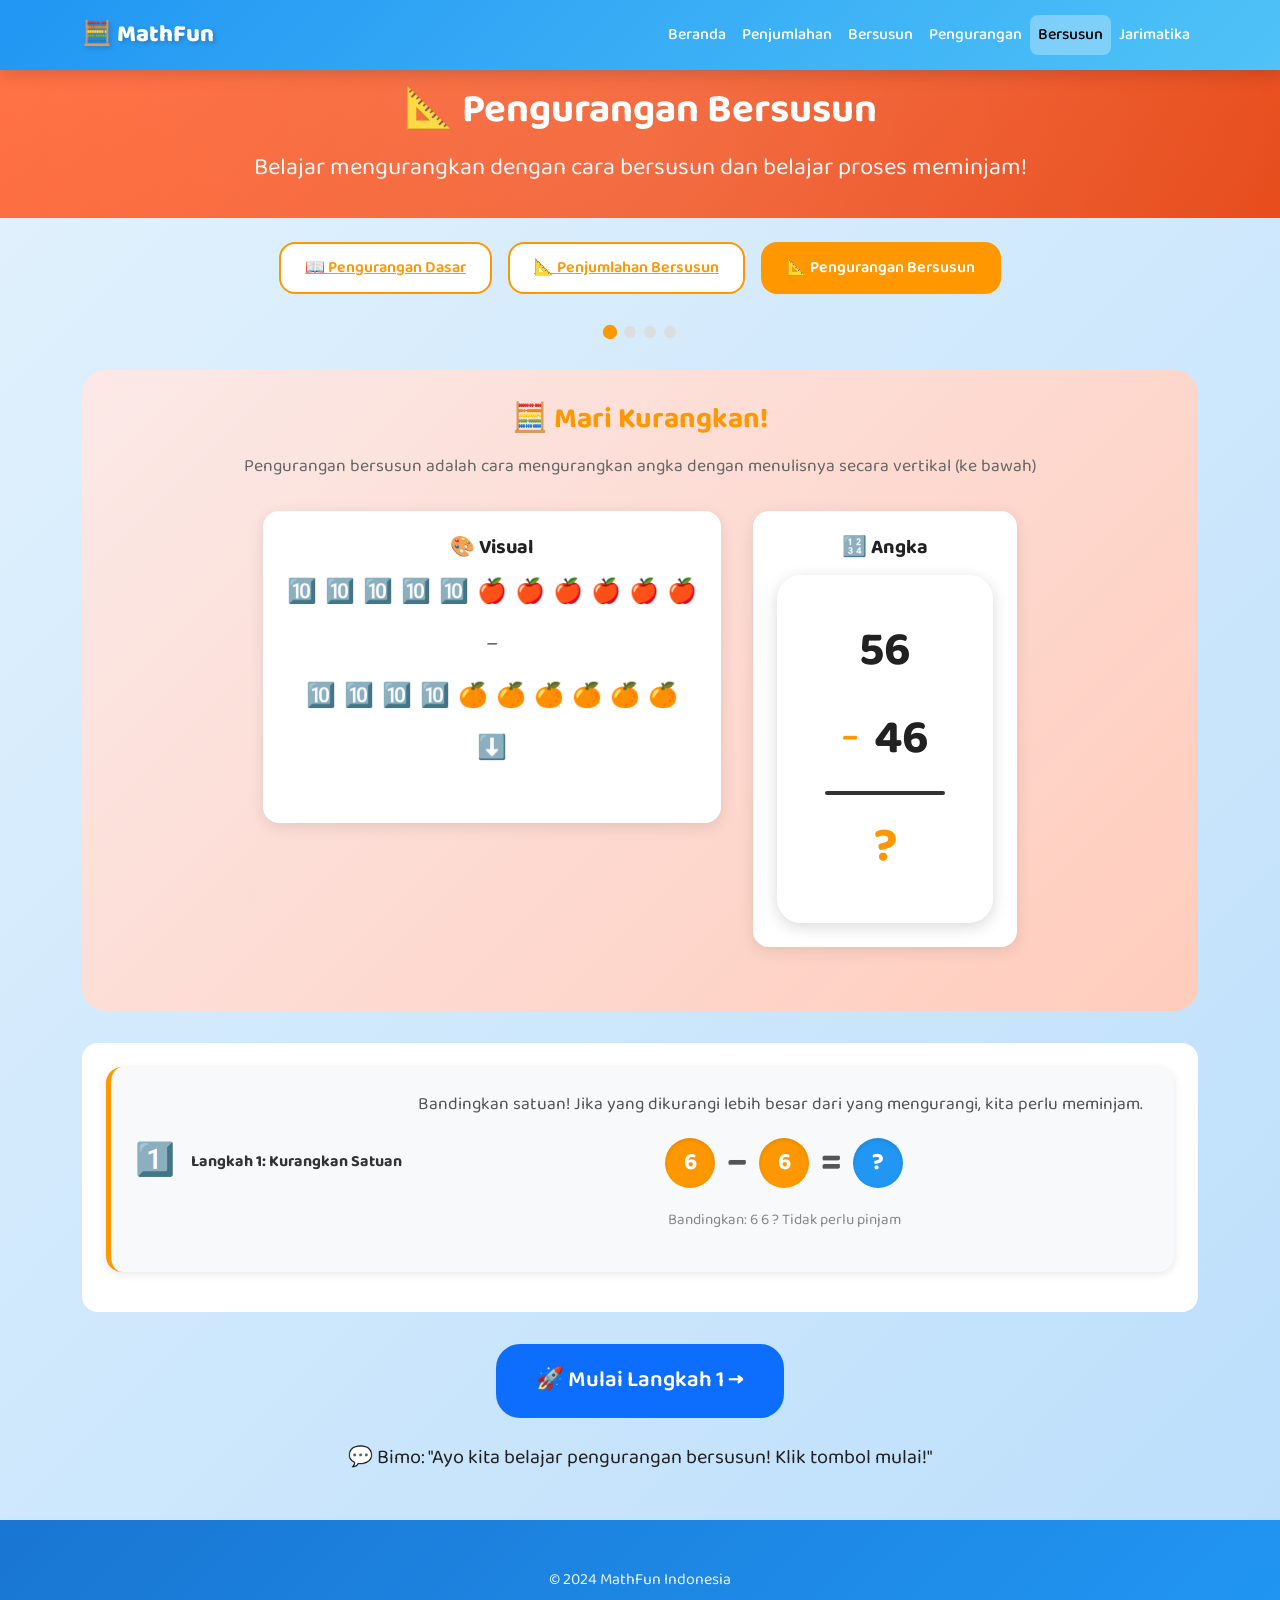
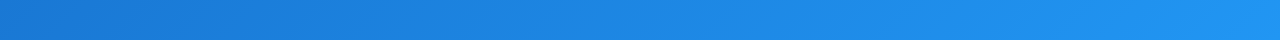
<file: materi/pengurangan-bersusun/index.html>
<!DOCTYPE html>
<html lang="id">
<head>
  <meta charset="UTF-8">
  <meta name="viewport" content="width=device-width, initial-scale=1.0">
  <meta name="description" content="Belajar pengurangan bersusun (tingkat) untuk anak SD dengan animasi langkah demi langkah termasuk proses meminjam.">
  <meta name="keywords" content="pengurangan bersusun, matematika sd, pengurangan tingkat, pinjam, anak sd">
  <meta name="robots" content="index, follow">
  
  <link rel="manifest" href="/manifest.json">
  <meta name="theme-color" content="#FF7043">
  
  <link rel="preconnect" href="https://fonts.googleapis.com">
  <link rel="preconnect" href="https://fonts.gstatic.com" crossorigin>
  <link href="https://fonts.googleapis.com/css2?family=Baloo+2:wght@400;500;600;700;800&family=Poppins:wght@300;400;500;600;700&display=swap" rel="stylesheet">
  <link href="https://cdn.jsdelivr.net/npm/bootstrap@5.3.2/dist/css/bootstrap.min.css" rel="stylesheet">
  <link rel="stylesheet" href="/css/style.css">
  <script src="https://cdnjs.cloudflare.com/ajax/libs/gsap/3.12.2/gsap.min.js"></script>
  
  <title>Pengurangan Bersusun - MathFun Indonesia</title>

  <style>
    .column-wrapper {
      background: linear-gradient(135deg, #FBE9E7 0%, #FFCCBC 100%);
      border-radius: var(--radius-lg);
      padding: 2rem;
      margin: 2rem 0;
    }

    .column-title {
      color: var(--accent-orange);
      font-family: 'Baloo 2', cursive;
      font-size: 1.8rem;
      text-align: center;
      margin-bottom: 1rem;
    }

    .column-hint {
      text-align: center;
      color: #666;
      margin-bottom: 2rem;
      font-size: 1.1rem;
    }

    .column-display {
      display: flex;
      justify-content: center;
      align-items: flex-start;
      gap: 2rem;
      margin-bottom: 2rem;
    }

    .column-visual-box {
      background: white;
      border-radius: var(--radius-md);
      padding: 1.5rem;
      box-shadow: 0 4px 15px rgba(0,0,0,0.1);
      min-width: 280px;
    }

    .column-math-box {
      background: white;
      border-radius: var(--radius-md);
      padding: 1.5rem;
      box-shadow: 0 4px 15px rgba(0,0,0,0.1);
      min-width: 180px;
    }

    .column-math {
      font-size: 3rem;
      font-weight: 700;
      text-align: center;
      font-family: 'Baloo 2', cursive;
    }

    .column-number-row {
      padding: 0.5rem 0;
      display: flex;
      justify-content: center;
      align-items: center;
      gap: 1rem;
    }

    .column-op {
      font-size: 2rem;
      color: var(--accent-orange);
      font-weight: 700;
    }

    .column-line {
      width: 120px;
      height: 4px;
      background: #333;
      margin: 0.5rem auto;
    }

    .column-result {
      font-size: 3rem;
      color: var(--accent-orange);
      font-weight: 700;
    }

    .steps-wrapper {
      background: white;
      border-radius: var(--radius-md);
      padding: 1.5rem;
      margin-top: 1.5rem;
    }

    .step-card {
      background: #f8f9fa;
      border-radius: var(--radius-md);
      padding: 1.5rem;
      margin-bottom: 1rem;
      border-left: 5px solid var(--accent-orange);
      transition: all 0.3s ease;
    }

    .step-card:hover {
      transform: translateX(5px);
      box-shadow: 0 4px 15px rgba(0,0,0,0.1);
    }

    .step-header {
      display: flex;
      align-items: center;
      gap: 1rem;
      margin-bottom: 1rem;
    }

    .step-icon {
      font-size: 2rem;
    }

    .step-title {
      font-weight: 700;
      color: #333;
      font-family: 'Baloo 2', cursive;
    }

    .step-content {
      font-size: 1.1rem;
      color: #555;
    }

    .step-calc {
      display: flex;
      justify-content: center;
      align-items: center;
      gap: 0.75rem;
      font-size: 2.5rem;
      font-weight: 700;
      margin: 1rem 0;
    }

    .digit-circle {
      width: 50px;
      height: 50px;
      border-radius: 50%;
      background: var(--accent-orange);
      color: white;
      display: flex;
      align-items: center;
      justify-content: center;
      font-family: 'Baloo 2', cursive;
    }

    .digit-circle.result {
      background: var(--primary-blue);
    }

    .digit-circle.borrow {
      background: #E91E63;
      animation: pulse 1s infinite;
    }

    @keyframes pulse {
      0%, 100% { transform: scale(1); }
      50% { transform: scale(1.1); }
    }

    .step-hint {
      font-size: 0.95rem;
      color: #888;
      text-align: center;
      margin-top: 0.5rem;
    }

    .borrow-box {
      background: #FFF3E0;
      border: 2px dashed var(--accent-orange);
      border-radius: var(--radius-md);
      padding: 1rem;
      text-align: center;
      margin-top: 1rem;
    }

    .borrow-box h5 {
      color: #E65100;
      font-family: 'Baloo 2', cursive;
    }

    .borrow-calc {
      display: flex;
      justify-content: center;
      align-items: center;
      gap: 0.5rem;
      font-size: 1.8rem;
      font-weight: 700;
      margin-top: 0.5rem;
    }

    .borrow-arrow {
      color: var(--accent-orange);
      font-size: 1.5rem;
    }

    .btn-wrapper {
      display: flex;
      justify-content: center;
      gap: 1rem;
      margin-top: 2rem;
    }

    .final-result-box {
      background: linear-gradient(135deg, var(--accent-orange) 0%, #E64A19 100%);
      color: white;
      border-radius: var(--radius-md);
      padding: 2rem;
      text-align: center;
      margin-top: 1.5rem;
    }

    .final-result-box h2 {
      font-family: 'Baloo 2', cursive;
      font-size: 3rem;
      margin: 1rem 0;
    }

    .visual-tens {
      display: flex;
      flex-wrap: wrap;
      gap: 0.5rem;
      justify-content: center;
      margin: 1rem 0;
    }

    .ten-block {
      font-size: 1.5rem;
    }

    .ten-block.removed {
      opacity: 0.3;
      text-decoration: line-through;
    }

    .progress-indicator {
      display: flex;
      justify-content: center;
      gap: 0.5rem;
      margin-bottom: 2rem;
    }

    .progress-dot {
      width: 12px;
      height: 12px;
      border-radius: 50%;
      background: #ddd;
      transition: all 0.3s ease;
    }

    .progress-dot.active {
      background: var(--accent-orange);
      transform: scale(1.2);
    }

    .progress-dot.completed {
      background: var(--primary-blue);
    }

    .level-nav {
      display: flex;
      justify-content: center;
      gap: 1rem;
      margin-bottom: 2rem;
    }

    .level-nav-btn {
      padding: 0.75rem 1.5rem;
      border-radius: var(--radius-md);
      background: white;
      border: 2px solid var(--accent-orange);
      color: var(--accent-orange);
      font-weight: 600;
      transition: all 0.3s ease;
    }

    .level-nav-btn:hover {
      background: var(--accent-orange);
      color: white;
    }

    @media (max-width: 768px) {
      .column-display {
        flex-direction: column;
        align-items: center;
      }

      .step-calc {
        font-size: 1.8rem;
      }

      .digit-circle {
        width: 40px;
        height: 40px;
      }
    }
  </style>
</head>
<body>
  <!-- Navigation -->
  <nav class="navbar navbar-expand-lg navbar-mathfun sticky-top">
    <div class="container">
      <a class="navbar-brand" href="/">🧮 MathFun</a>
      <button class="navbar-toggler" type="button" data-bs-toggle="collapse" data-bs-target="#navbarNav">
        <span class="navbar-toggler-icon"></span>
      </button>
      <div class="collapse navbar-collapse" id="navbarNav">
        <ul class="navbar-nav ms-auto">
          <li class="nav-item"><a class="nav-link" href="/">Beranda</a></li>
          <li class="nav-item"><a class="nav-link" href="/materi/penjumlahan">Penjumlahan</a></li>
          <li class="nav-item"><a class="nav-link" href="/materi/penjumlahan-bersusun">Bersusun</a></li>
          <li class="nav-item"><a class="nav-link" href="/materi/pengurangan">Pengurangan</a></li>
          <li class="nav-item"><a class="nav-link active" href="/materi/pengurangan-bersusun">Bersusun</a></li>
          <li class="nav-item"><a class="nav-link" href="/materi/jarimatika">Jarimatika</a></li>
        </ul>
      </div>
    </div>
  </nav>

  <!-- Header -->
  <section class="hero-section py-3" style="background: linear-gradient(135deg, #FF7043 0%, #E64A19 100%);">
    <div class="container text-center">
      <h1>📐 Pengurangan Bersusun</h1>
      <p class="hero-subtitle">Belajar mengurangkan dengan cara bersusun dan belajar proses meminjam!</p>
    </div>
  </section>

  <!-- Main Content -->
  <section class="container my-4">
    <!-- Level Navigation -->
    <div class="level-nav">
      <a href="/materi/pengurangan" class="level-nav-btn">📖 Pengurangan Dasar</a>
      <a href="/materi/penjumlahan-bersusun" class="level-nav-btn">📐 Penjumlahan Bersusun</a>
      <button class="level-nav-btn" style="background: var(--accent-orange); color: white;">📐 Pengurangan Bersusun</button>
    </div>

    <!-- Progress Indicator -->
    <div class="progress-indicator" id="progressIndicator">
      <div class="progress-dot active" data-step="1"></div>
      <div class="progress-dot" data-step="2"></div>
      <div class="progress-dot" data-step="3"></div>
      <div class="progress-dot" data-step="4"></div>
    </div>

    <!-- Column Subtraction Display -->
    <div class="column-wrapper">
      <h2 class="column-title">🧮 Mari Kurangkan!</h2>
      <p class="column-hint">Pengurangan bersusun adalah cara mengurangkan angka dengan menulisnya secara vertikal (ke bawah)</p>

      <div class="column-display">
        <!-- Visual Representation -->
        <div class="column-visual-box">
          <h5 class="text-center mb-3">🎨 Visual</h5>
          <div id="visualPuluhan1" class="visual-tens mb-3"></div>
          <div style="text-align: center; font-size: 1.5rem; color: #666;">−</div>
          <div id="visualPuluhan2" class="visual-tens mb-3"></div>
          <div style="text-align: center; font-size: 1.5rem;">⬇️</div>
          <div id="visualResult" class="visual-tens"></div>
        </div>

        <!-- Math Display -->
        <div class="column-math-box">
          <h5 class="text-center mb-3">🔢 Angka</h5>
          <div class="column-math">
            <div class="column-number-row" id="num1Row">
              <span id="displayNum1">--</span>
            </div>
            <div class="column-number-row">
              <span class="column-op">−</span>
              <span id="displayNum2">--</span>
            </div>
            <div class="column-line"></div>
            <div class="column-number-row">
              <span class="column-result" id="displayResult">?</span>
            </div>
          </div>
        </div>
      </div>
    </div>

    <!-- Steps -->
    <div class="steps-wrapper">
      <!-- Step 1: Kurangkan Satuan -->
      <div class="step-card" id="step1">
        <div class="step-header">
          <span class="step-icon">1️⃣</span>
          <span class="step-title">Langkah 1: Kurangkan Satuan</span>
        </div>
        <div class="step-content">
          <p>Bandingkan satuan! Jika yang dikurangi lebih besar dari yang mengurangi, kita perlu meminjam.</p>
          <div class="step-calc">
            <span class="digit-circle" id="satuan1">?</span>
            <span>−</span>
            <span class="digit-circle" id="satuan2">?</span>
            <span>=</span>
            <span class="digit-circle result" id="satuanResult">?</span>
          </div>
          <p class="step-hint" id="satuanHint">📍 Satuan = angka paling kanan</p>
        </div>
      </div>

      <!-- Step 2: Pinjam (if needed) -->
      <div class="step-card" id="step2">
        <div class="step-header">
          <span class="step-icon">🔄</span>
          <span class="step-title">Langkah 2: Proses Meminjam</span>
        </div>
        <div class="borrow-box" id="borrowBox">
          <h5>⚠️ Kita perlu meminjam 1 puluhan!</h5>
          <div class="borrow-calc">
            <span id="borrowPuluhan1">?</span>
            <span class="borrow-arrow">←</span>
            <span class="digit-circle borrow" id="borrowSatuan1">?</span>
            <span style="margin: 0 0.5rem;">= 10 + ? = </span>
            <span class="digit-circle" id="borrowSatuanTotal">?</span>
          </div>
          <p class="mt-2 mb-0">📝 Pinjam 1 puluhan (10) ke satuan</p>
        </div>
      </div>

      <!-- Step 3: Kurangkan Puluhan -->
      <div class="step-card" id="step3">
        <div class="step-header">
          <span class="step-icon">2️⃣</span>
          <span class="step-title">Langkah 3: Kurangkan Puluhan</span>
        </div>
        <div class="step-content">
          <p>Setelah meminjam, puluhan berkurang 1. Mari kurangkan!</p>
          <div class="step-calc">
            <span class="digit-circle" id="puluhan1">?</span>
            <span>−</span>
            <span class="digit-circle" id="puluhan2">?</span>
            <span>=</span>
            <span class="digit-circle result" id="puluhanResult">?</span>
          </div>
          <p class="step-hint" id="puluhanHint">📍 Puluhan = angka di depan satuan</p>
        </div>
      </div>

      <!-- Step 4: Final Result -->
      <div class="step-card" id="step4">
        <div class="step-header">
          <span class="step-icon">🎉</span>
          <span class="step-title">Hasil Pengurangan</span>
        </div>
        <div class="final-result-box">
          <p>Hasil pengurangan adalah:</p>
          <h2 id="finalResult">?</h2>
          <p id="resultExplanation"></p>
        </div>
      </div>
    </div>

    <!-- Control Buttons -->
    <div class="btn-wrapper">
      <button class="btn btn-primary btn-mathfun btn-lg" id="startBtn">
        🚀 Mulai Langkah 1 →
      </button>
      <button class="btn btn-warning btn-mathfun btn-lg hidden" id="resetBtn">
        🔄 Ulangi
      </button>
      <button class="btn btn-success btn-mathfun btn-lg hidden" id="nextBtn">
        ➡️ Soal Baru
      </button>
    </div>

    <!-- Mascot Message -->
    <div class="mascot-message text-center mt-4" id="mascotMessage">
      <p class="lead">💡 Klik tombol di atas untuk mulai belajar pengurangan bersusun!</p>
    </div>
  </section>

  <!-- Footer -->
  <footer class="footer-mathfun mt-5">
    <div class="container">
      <p class="mb-0">© 2024 MathFun Indonesia</p>
    </div>
  </footer>

  <script src="https://cdn.jsdelivr.net/npm/bootstrap@5.3.2/dist/js/bootstrap.bundle.min.js"></script>
  <script src="/js/app.js"></script>
  
  <script>
    class PenguranganBersusun {
      constructor() {
        this.currentStep = 0;
        this.num1 = 0;
        this.num2 = 0;
        this.answer = 0;
        this.needsBorrow = false;
      }

      generateQuestion() {
        // Generate numbers that may require borrowing
        let num1, num2;
        do {
          num1 = Math.floor(Math.random() * 60) + 30; // 30-89
          num2 = Math.floor(Math.random() * (num1 - 10)) + 10; // 10 to num1-10
          this.answer = num1 - num2;
        } while (this.answer < 10 || this.answer > 99);

        this.num1 = num1;
        this.num2 = num2;
        this.needsBorrow = (num1 % 10) < (num2 % 10);

        // Update display
        document.getElementById('displayNum1').textContent = num1;
        document.getElementById('displayNum2').textContent = num2;
        document.getElementById('displayResult').textContent = '?';

        // Update digit circles
        document.getElementById('satuan1').textContent = num1 % 10;
        document.getElementById('satuan2').textContent = num2 % 10;
        document.getElementById('satuanResult').textContent = '?';
        document.getElementById('puluhan1').textContent = Math.floor(num1 / 10);
        document.getElementById('puluhan2').textContent = Math.floor(num2 / 10);
        document.getElementById('puluhanResult').textContent = '?';
        document.getElementById('finalResult').textContent = '?';

        // Update borrow values
        document.getElementById('borrowPuluhan1').textContent = Math.floor(num1 / 10) - 1;
        document.getElementById('borrowSatuan1').textContent = num1 % 10;
        document.getElementById('borrowSatuanTotal').textContent = (num1 % 10) + 10;

        // Update hints
        document.getElementById('satuanHint').textContent = `Bandingkan: ${num1 % 10} ${num2 % 10} ? ${this.needsBorrow ? 'Kita perlu pinjam!' : 'Tidak perlu pinjam'}`;
        document.getElementById('puluhanHint').textContent = `Setelah pinjam: ${Math.floor(num1 / 10) - 1} − ${Math.floor(num2 / 10)} = ?`;

        // Update result explanation
        document.getElementById('resultExplanation').textContent = `Puluhan (${Math.floor(this.answer / 10)}) di depan, Satuan (${this.answer % 10}) di belakang`;

        // Update visual
        this.updateVisual();

        // Reset steps
        document.querySelectorAll('.step-card').forEach((el, i) => {
          if (i > 0) el.classList.add('hidden');
        });

        // Show/hide borrow step based on need
        const borrowBox = document.getElementById('borrowBox');
        if (this.needsBorrow) {
          borrowBox.style.display = 'block';
          borrowBox.innerHTML = `
            <h5>⚠️ Kita perlu meminjam 1 puluhan!</h5>
            <div class="borrow-calc">
              <span>${Math.floor(num1 / 10)}</span>
              <span class="borrow-arrow">←</span>
              <span class="digit-circle borrow">${num1 % 10}</span>
              <span style="margin: 0 0.5rem;">+ 10 = </span>
              <span class="digit-circle">${(num1 % 10) + 10}</span>
            </div>
            <p class="mt-2 mb-0">📝 Pinjam 1 puluhan (10) ke satuan</p>
          `;
        } else {
          borrowBox.innerHTML = `
            <h5>✅ Tidak perlu meminjam!</h5>
            <p class="mb-0">Satuan ${num1 % 10} lebih besar dari ${num2 % 10}, jadi bisa langsung dikurangkan.</p>
          `;
        }

        // Update progress
        this.updateProgress(0);

        // Reset buttons
        document.getElementById('startBtn').classList.remove('hidden');
        document.getElementById('resetBtn').classList.add('hidden');
        document.getElementById('nextBtn').classList.add('hidden');

        // Update mascot
        this.showMascot('Ayo kita belajar pengurangan bersusun! Klik tombol mulai!');
      }

      updateVisual() {
        const visual1 = document.getElementById('visualPuluhan1');
        const visual2 = document.getElementById('visualPuluhan2');
        const visualResult = document.getElementById('visualResult');

        visual1.innerHTML = '';
        visual2.innerHTML = '';
        visualResult.innerHTML = '';

        // Add tens blocks for num1
        const tens1 = Math.floor(this.num1 / 10);
        for (let i = 0; i < tens1; i++) {
          const span = document.createElement('span');
          span.className = 'ten-block';
          span.textContent = '🔟';
          visual1.appendChild(span);
        }
        for (let i = 0; i < this.num1 % 10; i++) {
          const span = document.createElement('span');
          span.className = 'ten-block';
          span.textContent = '🍎';
          visual1.appendChild(span);
        }

        // Add tens blocks for num2
        const tens2 = Math.floor(this.num2 / 10);
        for (let i = 0; i < tens2; i++) {
          const span = document.createElement('span');
          span.className = 'ten-block';
          span.textContent = '🔟';
          visual2.appendChild(span);
        }
        for (let i = 0; i < this.num2 % 10; i++) {
          const span = document.createElement('span');
          span.className = 'ten-block';
          span.textContent = '🍊';
          visual2.appendChild(span);
        }
      }

      updateProgress(step) {
        this.currentStep = step;
        const dots = document.querySelectorAll('.progress-dot');
        const maxSteps = this.needsBorrow ? 4 : 3;
        
        dots.forEach((dot, i) => {
          dot.classList.remove('active', 'completed');
          if (i < step || (step >= maxSteps && i < maxSteps)) {
            dot.classList.add('completed');
          } else if (i === step) {
            dot.classList.add('active');
          }
        });
      }

      nextStep() {
        if (this.currentStep === 0) {
          this.showStep1();
        } else if (this.currentStep === 1) {
          this.showStep2();
        } else if (this.currentStep === 2) {
          this.showStep3();
        } else if (this.currentStep === 3) {
          this.showStep4();
        }
      }

      showStep1() {
        document.getElementById('step1').classList.remove('hidden');
        
        const satuan1 = this.num1 % 10;
        const satuan2 = this.num2 % 10;
        
        let satuanResult;
        if (this.needsBorrow) {
          satuanResult = (satuan1 + 10) - satuan2;
          document.getElementById('satuanHint').textContent = `${satuan1} < ${satuan2}, jadi perlu pinjam 10. ${satuan1} + 10 = ${satuan1 + 10}`;
        } else {
          satuanResult = satuan1 - satuan2;
          document.getElementById('satuanHint').textContent = `${satuan1} >= ${satuan2}, tidak perlu pinjam. ${satuan1} - ${satuan2} = ${satuanResult}`;
        }
        
        document.getElementById('satuanResult').textContent = satuanResult;

        // GSAP animation
        if (typeof gsap !== 'undefined') {
          gsap.from('#step1', { x: -50, opacity: 0, duration: 0.5 });
          gsap.from('#satuan1', { scale: 0, duration: 0.3 });
          gsap.from('#satuan2', { scale: 0, duration: 0.3, delay: 0.2 });
          gsap.to('#satuanResult', { scale: 1.3, duration: 0.3, delay: 0.5, yoyo: true, repeat: 1 });
        }

        this.updateProgress(1);

        const nextText = this.needsBorrow ? '🔄 Lihat Proses Pinjam →' : '🚀 Kurangkan Puluhan →';
        document.getElementById('startBtn').textContent = nextText;

        if (app && app.speak) {
          if (this.needsBorrow) {
            app.speak(`Satuan ${satuan1} lebih kecil dari ${satuan2}, jadi kita perlu meminjam 1 puluhan. ${satuan1} + 10 = ${satuan1 + 10}. Sekarang ${satuan1 + 10} - ${satuan2} = ${satuanResult}`);
          } else {
            app.speak(`Kurangkan satuan: ${satuan1} dikurangi ${satuan2} sama dengan ${satuanResult}. Tidak perlu meminjam!`);
          }
        }

        const msg = this.needsBorrow 
          ? `Satuan ${satuan1} lebih kecil dari ${satuan2}, kita perlu meminjam 1 puluhan!` 
          : `Hebat! ${satuan1} - ${satuan2} = ${satuanResult}. Sekarang kita kurangkan puluhannya!`;
        this.showMascot(msg);
      }

      showStep2() {
        document.getElementById('step2').classList.remove('hidden');
        
        // GSAP animation
        if (typeof gsap !== 'undefined') {
          gsap.from('#step2', { x: -50, opacity: 0, duration: 0.5, scale: 0.9 });
        }

        this.updateProgress(2);

        document.getElementById('startBtn').textContent = '🚀 Kurangkan Puluhan →';

        if (app && app.speak) {
          app.speak(`Kita pinjam 1 puluhan dari ${Math.floor(this.num1 / 10)}, sekarang puluhan menjadi ${Math.floor(this.num1 / 10) - 1}, dan satuan menjadi ${(this.num1 % 10) + 10}`);
        }

        this.showMascot(`Pinjam 1 puluhan! Sekarang puluhan menjadi ${Math.floor(this.num1 / 10) - 1}, satuan menjadi ${(this.num1 % 10) + 10}`);
      }

      showStep3() {
        document.getElementById('step3').classList.remove('hidden');
        
        const puluhan1 = this.needsBorrow ? Math.floor(this.num1 / 10) - 1 : Math.floor(this.num1 / 10);
        const puluhan2 = Math.floor(this.num2 / 10);
        const puluhanResult = puluhan1 - puluhan2;
        
        document.getElementById('puluhan1').textContent = puluhan1;
        document.getElementById('puluhanResult').textContent = puluhanResult;

        if (typeof gsap !== 'undefined') {
          gsap.from('#step3', { x: -50, opacity: 0, duration: 0.5 });
          gsap.to('#puluhanResult', { scale: 1.3, duration: 0.3, delay: 0.5, yoyo: true, repeat: 1 });
        }

        this.updateProgress(3);

        document.getElementById('startBtn').textContent = '🎉 Lihat Hasil!';

        if (app && app.speak) {
          app.speak(`Kurangkan puluhan: ${puluhan1} dikurangi ${puluhan2} sama dengan ${puluhanResult}`);
        }

        this.showMascot(`Bagus! ${puluhan1} - ${puluhan2} = ${puluhanResult}. Klik untuk melihat hasilnya!`);
      }

      showStep4() {
        document.getElementById('step4').classList.remove('hidden');
        document.getElementById('displayResult').textContent = this.answer;
        document.getElementById('finalResult').textContent = this.answer;

        // Update visual result
        const visualResult = document.getElementById('visualResult');
        const puluhanResult = Math.floor(this.answer / 10);
        const satuanResult = this.answer % 10;
        
        for (let i = 0; i < puluhanResult; i++) {
          const span = document.createElement('span');
          span.className = 'ten-block';
          span.textContent = '🔟';
          visualResult.appendChild(span);
        }
        for (let i = 0; i < satuanResult; i++) {
          const span = document.createElement('span');
          span.className = 'ten-block';
          span.textContent = '⭐';
          visualResult.appendChild(span);
        }

        if (typeof gsap !== 'undefined') {
          gsap.from('#step4', { scale: 0, opacity: 0, duration: 0.5, ease: 'back' });
          gsap.to('#displayResult', { scale: 1.5, duration: 0.5, ease: 'elastic' });
        }

        this.updateProgress(4);

        // Show confetti and sounds
        if (app) {
          app.showConfetti();
          app.playSound('correct');
        }

        document.getElementById('startBtn').classList.add('hidden');
        document.getElementById('resetBtn').classList.remove('hidden');
        document.getElementById('nextBtn').classList.remove('hidden');

        if (app && app.speak) {
          app.speak(`Hebat! Hasil dari ${this.num1} dikurangi ${this.num2} adalah ${this.answer}`);
        }

        this.showMascot(`🎉 LUAR BIASA! Kamu berhasil menjawab dengan benar! ${this.num1} − ${this.num2} = ${this.answer}`);
      }

      reset() {
        document.querySelectorAll('.step-card').forEach((el, i) => {
          if (i > 0) el.classList.add('hidden');
        });

        document.getElementById('displayResult').textContent = '?';
        document.getElementById('visualResult').innerHTML = '';
        document.getElementById('satuanResult').textContent = '?';
        document.getElementById('puluhanResult').textContent = '?';
        document.getElementById('puluhan1').textContent = '?';
        document.getElementById('finalResult').textContent = '?';

        this.updateProgress(0);

        document.getElementById('startBtn').classList.remove('hidden');
        document.getElementById('startBtn').textContent = '🚀 Mulai Langkah 1 →';
        document.getElementById('resetBtn').classList.add('hidden');
        document.getElementById('nextBtn').classList.add('hidden');
      }

      showMascot(message) {
        const msgEl = document.getElementById('mascotMessage');
        msgEl.innerHTML = `<p class="lead">💬 <strong>Bimo:</strong> "${message}"</p>`;
        
        if (typeof gsap !== 'undefined') {
          gsap.from('#mascotMessage', { y: 20, opacity: 0, duration: 0.5 });
        }
      }
    }

    // Initialize
    let module;
    document.addEventListener('DOMContentLoaded', () => {
      module = new PenguranganBersusun();
      module.generateQuestion();

      document.getElementById('startBtn').addEventListener('click', () => module.nextStep());
      document.getElementById('resetBtn').addEventListener('click', () => module.reset());
      document.getElementById('nextBtn').addEventListener('click', () => module.generateQuestion());
    });
  </script>
</body>
</html>
</file>
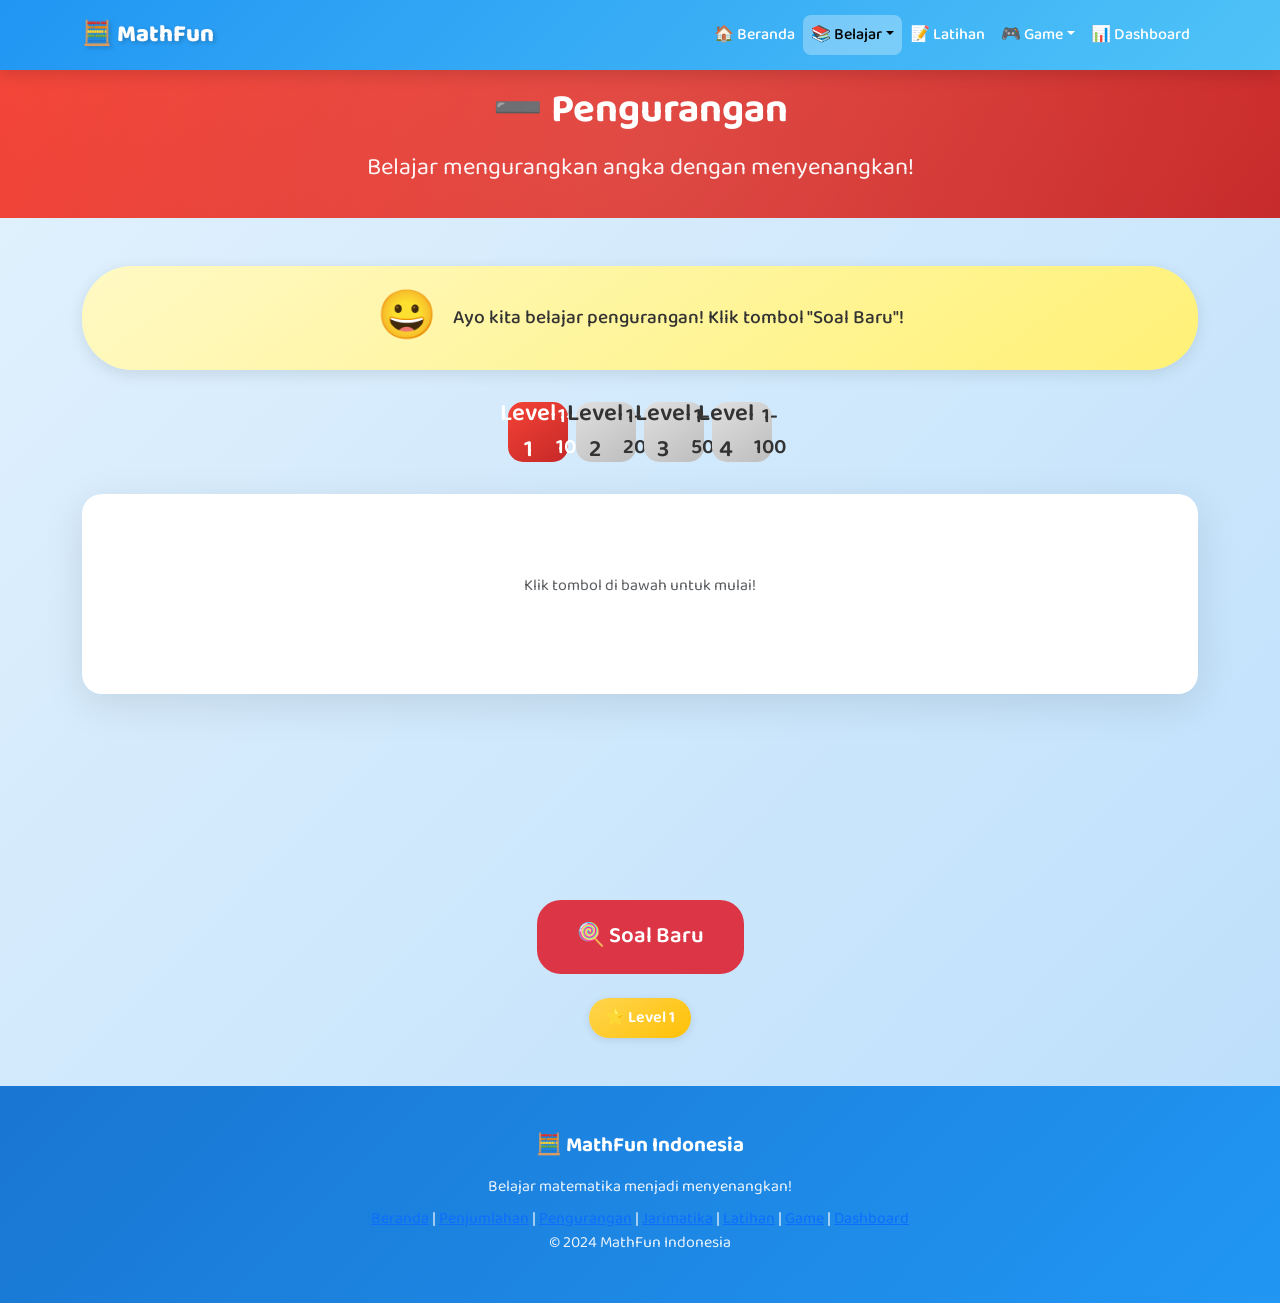
<file: materi/pengurangan/index.html>
<!DOCTYPE html>
<html lang="id">
<head>
  <meta charset="UTF-8">
  <meta name="viewport" content="width=device-width, initial-scale=1.0">
  <meta name="description" content="Belajar pengurangan interaktif untuk anak SD dengan animasi permen yang berkurang.">
  <meta name="keywords" content="pengurangan anak sd, belajar kurang, matematika sd">
  <meta name="robots" content="index, follow">
  <link rel="manifest" href="/manifest.json">
  <meta name="theme-color" content="#F44336">
  <link rel="preconnect" href="https://fonts.googleapis.com">
  <link href="https://fonts.googleapis.com/css2?family=Baloo+2:wght@400;500;600;700;800&family=Poppins:wght@300;400;500;600;700&display=swap" rel="stylesheet">
  <link href="https://cdn.jsdelivr.net/npm/bootstrap@5.3.2/dist/css/bootstrap.min.css" rel="stylesheet">
  <link rel="stylesheet" href="/css/style.css">
  <script src="https://cdnjs.cloudflare.com/ajax/libs/gsap/3.12.2/gsap.min.js"></script>
  <title>Pengurangan - MathFun Indonesia</title>
</head>
<body>
  <nav class="navbar navbar-expand-lg navbar-mathfun sticky-top">
    <div class="container">
      <a class="navbar-brand" href="/">🧮 MathFun</a>
      <button class="navbar-toggler" type="button" data-bs-toggle="collapse" data-bs-target="#navbarNav">
        <span class="navbar-toggler-icon"></span>
      </button>
      <div class="collapse navbar-collapse" id="navbarNav">
        <ul class="navbar-nav ms-auto">
          <li class="nav-item"><a class="nav-link" href="/">🏠 Beranda</a></li>
          <li class="nav-item dropdown">
            <a class="nav-link dropdown-toggle active" href="#" data-bs-toggle="dropdown">📚 Belajar</a>
            <ul class="dropdown-menu">
              <li><a class="dropdown-item" href="/materi/penjumlahan">➕ Penjumlahan</a></li>
              <li><a class="dropdown-item" href="/materi/pengurangan">➖ Pengurangan</a></li>
              <li><a class="dropdown-item" href="/materi/penjumlahan-bersusun">📐 Penjumlahan Bersusun</a></li>
              <li><a class="dropdown-item" href="/materi/pengurangan-bersusun">📐 Pengurangan Bersusun</a></li>
              <li><hr class="dropdown-divider"></li>
              <li><a class="dropdown-item" href="/materi/jarimatika">✋ Jarimatika</a></li>
            </ul>
          </li>
          <li class="nav-item"><a class="nav-link" href="/latihan">📝 Latihan</a></li>
          <li class="nav-item dropdown">
            <a class="nav-link dropdown-toggle" href="#" data-bs-toggle="dropdown">🎮 Game</a>
            <ul class="dropdown-menu">
              <li><a class="dropdown-item" href="/game">🎮 Semua Game</a></li>
              <li><hr class="dropdown-divider"></li>
              <li><a class="dropdown-item" href="/game/balon">🎈 Tangkap Balon</a></li>
              <li><a class="dropdown-item" href="/game/memory">🃏 Memory Card</a></li>
              <li><a class="dropdown-item" href="/game/puzzle">🧩 Puzzle Angka</a></li>
            </ul>
          </li>
          <li class="nav-item"><a class="nav-link" href="/dashboard">📊 Dashboard</a></li>
        </ul>
      </div>
    </div>
  </nav>

  <section class="hero-section py-3" style="background: linear-gradient(135deg, #F44336 0%, #C62828 100%);">
    <div class="container text-center">
      <h1>➖ Pengurangan</h1>
      <p class="hero-subtitle">Belajar mengurangkan angka dengan menyenangkan!</p>
    </div>
  </section>

  <section class="container my-5">
    <div class="mascot-inline text-center mb-4">
      <span class="mascot-icon">😀</span>
      <div class="mascot-message" id="mascotMessage">Ayo kita belajar pengurangan! Klik tombol "Soal Baru"!</div>
    </div>

    <div class="level-selector mb-4">
      <button class="level-btn active" data-level="1">Level 1<br><small>1-10</small></button>
      <button class="level-btn" data-level="2">Level 2<br><small>1-20</small></button>
      <button class="level-btn" data-level="3">Level 3<br><small>1-50</small></button>
      <button class="level-btn" data-level="4">Level 4<br><small>1-100</small></button>
    </div>

    <div class="question-card" id="questionArea">
      <div class="text-center py-5">
        <p class="text-muted">Klik tombol di bawah untuk mulai!</p>
      </div>
    </div>

    <div class="animation-area">
      <div class="animation-container" id="animationContainer"></div>
    </div>

    <div class="text-center mt-4">
      <button class="btn btn-danger btn-lg btn-mathfun" id="newQuestionBtn" onclick="generateNewQuestion()">🍭 Soal Baru</button>
      <button class="btn btn-primary btn-lg btn-mathfun" id="showAnswerBtn" onclick="showAnswer()" style="display: none;">👀 Lihat Jawaban</button>
      <button class="btn btn-warning btn-lg btn-mathfun" id="nextBtn" onclick="nextStep()" style="display: none;">➡️ Langkah Berikutnya</button>
    </div>

    <div class="progress-section text-center mt-4">
      <div class="level-badge">
        <svg viewBox="0 0 24 24" fill="currentColor"><path d="M12 2L15.09 8.26L22 9.27L17 14.14L18.18 21.02L12 17.77L5.82 21.02L7 14.14L2 9.27L8.91 8.26L12 2Z"/></svg>
        <span>Bintang: <span id="starCount">0</span></span>
      </div>
    </div>
  </section>

  <footer class="footer-mathfun">
    <div class="container">
      <h5>🧮 MathFun Indonesia</h5>
      <p>Belajar matematika menjadi menyenangkan!</p>
      <div class="footer-links">
        <a href="/">Beranda</a> | <a href="/materi/penjumlahan">Penjumlahan</a> | <a href="/materi/pengurangan">Pengurangan</a> | <a href="/materi/jarimatika">Jarimatika</a> | <a href="/latihan">Latihan</a> | <a href="/game">Game</a> | <a href="/dashboard">Dashboard</a>
      </div>
      <p class="mb-0">© 2024 MathFun Indonesia</p>
    </div>
  </footer>

  <script src="https://cdn.jsdelivr.net/npm/bootstrap@5.3.2/dist/js/bootstrap.bundle.min.js"></script>
  <script src="/js/app.js"></script>
  <script>
    let currentLevel = 1, currentQuestion = null, stars = 0, candyElements = [];
    const levelRanges = {1:{min:2,max:10},2:{min:3,max:20},3:{min:5,max:50},4:{min:10,max:100}};

    document.querySelectorAll('.level-btn').forEach(btn => {
      btn.addEventListener('click', function() {
        document.querySelectorAll('.level-btn').forEach(b => b.classList.remove('active'));
        this.classList.add('active');
        currentLevel = parseInt(this.dataset.level);
        generateNewQuestion();
      });
    });

    function generateNewQuestion() {
      const range = levelRanges[currentLevel];
      const num1 = Math.floor(Math.random() * (range.max - range.min + 1)) + range.min;
      const num2 = Math.floor(Math.random() * (num1 - 1)) + 1;
      currentQuestion = { num1, num2, answer: num1 - num2 };
      
      document.getElementById('questionArea').innerHTML = `<div class="question-display"><span class="question-num" style="color:#F44336">${num1}</span><span class="question-op">−</span><span class="question-num" style="color:#F44336">${num2}</span><span class="question-op">=</span><span class="question-marks">???</span></div>`;
      document.getElementById('mascotMessage').textContent = "Ayo kita belajar pengurangan!";
      
      const container = document.getElementById('animationContainer');
      container.innerHTML = '';
      candyElements = [];
      for (let i = 0; i < num1; i++) {
        const candy = document.createElement('span');
        candy.className = 'candy';
        candy.textContent = '🍭';
        container.appendChild(candy);
        candyElements.push(candy);
      }
      
      document.getElementById('newQuestionBtn').style.display = 'inline-block';
      document.getElementById('showAnswerBtn').style.display = 'none';
      document.getElementById('nextBtn').style.display = 'none';
      gsap.from('.candy', { scale: 0, duration: 0.3, stagger: 0.05 });
    }

    function showAnswer() {
      const q = currentQuestion;
      const toRemove = candyElements.slice(0, q.num2);
      toRemove.forEach((candy, i) => {
        gsap.to(candy, { opacity: 0, scale: 0, duration: 0.5, delay: i * 0.2, onComplete: () => candy.style.display = 'none' });
      });
      
      setTimeout(() => {
        document.getElementById('questionArea').innerHTML = `<div class="question-display"><span class="question-num" style="color:#F44336">${q.num1}</span><span class="question-op">−</span><span class="question-num" style="color:#F44336">${q.num2}</span><span class="question-op">=</span><span class="question-answer">${q.answer}</span></div><div class="answer-explanation" style="background:#FFEBEE"><p>Awalnya ada <strong>${q.num1} permen</strong>.</p><p>Diambil <strong>${q.num2} permen</strong>.</p><p>Sisa <strong>${q.answer} permen</strong>!</p></div>`;
        stars++;
        document.getElementById('starCount').textContent = stars;
        document.getElementById('mascotMessage').textContent = `Hebat! ${q.num1} - ${q.num2} = ${q.answer}!`;
        document.getElementById('showAnswerBtn').style.display = 'none';
        document.getElementById('nextBtn').style.display = 'inline-block';
        gsap.from('.question-answer', { scale: 0, duration: 0.5, ease: 'back' });
        if (app && app.speak) app.speak(`${q.num1} dikurangi ${q.num2} sama dengan ${q.answer}`);
      }, q.num2 * 200 + 500);
    }

    function nextStep() { generateNewQuestion(); }
  </script>
  <style>
    .mascot-inline { display: flex; align-items: center; justify-content: center; gap: 1rem; background: linear-gradient(145deg, #FFF9C4, #FFF176); padding: 1rem 2rem; border-radius: 50px; box-shadow: 0 4px 15px rgba(0,0,0,0.1); }
    .mascot-icon { font-size: 3rem; }
    .mascot-message { font-size: 1.2rem; font-weight: 500; color: #333; }
    .level-selector { display: flex; justify-content: center; gap: 0.5rem; flex-wrap: wrap; }
    .level-btn { padding: 0.75rem 1.5rem; border: none; border-radius: 15px; background: linear-gradient(145deg, #E0E0E0, #BDBDBD); color: #333; font-weight: 600; cursor: pointer; transition: all 0.3s; }
    .level-btn.active { background: linear-gradient(145deg, #F44336, #C62828); color: white; }
    .level-btn:hover { transform: scale(1.05); }
    .question-card { background: white; border-radius: 20px; padding: 2rem; box-shadow: 0 10px 40px rgba(0,0,0,0.1); margin: 2rem 0; }
    .question-display { font-size: 4rem; font-weight: 800; text-align: center; }
    .question-op { color: #666; margin: 0 0.5rem; }
    .question-marks { color: #FF9800; }
    .question-answer { color: #2196F3; }
    .answer-explanation { text-align: center; margin-top: 1.5rem; padding: 1rem; border-radius: 15px; font-size: 1.1rem; }
    .animation-area { min-height: 150px; display: flex; justify-content: center; align-items: center; }
    .animation-container { display: flex; justify-content: center; align-items: center; flex-wrap: wrap; gap: 0.5rem; max-width: 500px; }
    .candy { font-size: 3rem; }
    .level-badge { display: inline-flex; align-items: center; gap: 0.5rem; background: linear-gradient(145deg, #FFD54F, #FFC107); padding: 0.5rem 1rem; border-radius: 20px; font-weight: 600; }
    @media (max-width: 768px) { .question-display { font-size: 2.5rem; } .mascot-inline { flex-direction: column; text-align: center; } }
  </style>
</body>
</html>
</file>
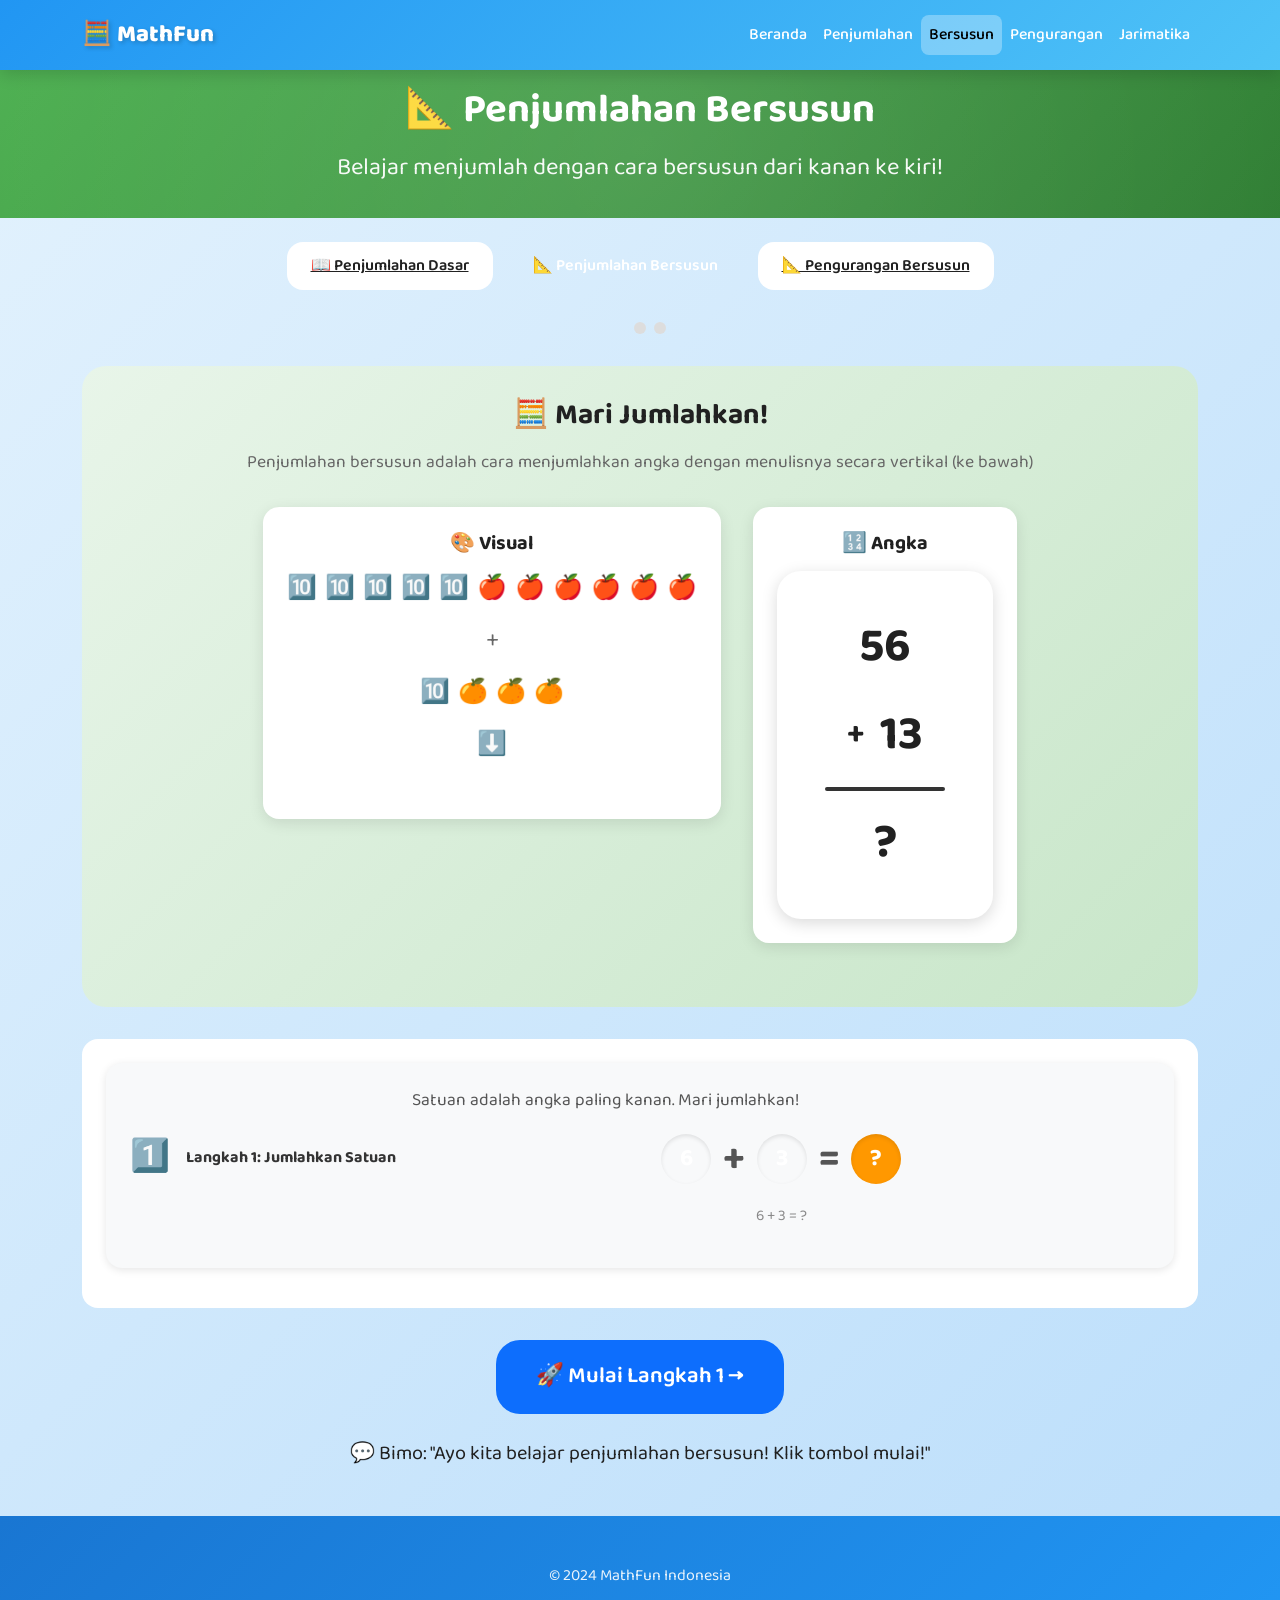
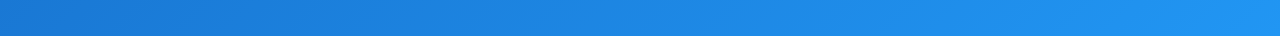
<file: materi/penjumlahan-bersusun/index.html>
<!DOCTYPE html>
<html lang="id">
<head>
  <meta charset="UTF-8">
  <meta name="viewport" content="width=device-width, initial-scale=1.0">
  <meta name="description" content="Belajar penjumlahan bersusun (tingkat) untuk anak SD dengan animasi langkah demi langkah.">
  <meta name="keywords" content="penjumlahan bersusun, matematika sd, penjumlahan tingkat, anak sd">
  <meta name="robots" content="index, follow">
  
  <link rel="manifest" href="/manifest.json">
  <meta name="theme-color" content="#4CAF50">
  
  <link rel="preconnect" href="https://fonts.googleapis.com">
  <link rel="preconnect" href="https://fonts.gstatic.com" crossorigin>
  <link href="https://fonts.googleapis.com/css2?family=Baloo+2:wght@400;500;600;700;800&family=Poppins:wght@300;400;500;600;700&display=swap" rel="stylesheet">
  <link href="https://cdn.jsdelivr.net/npm/bootstrap@5.3.2/dist/css/bootstrap.min.css" rel="stylesheet">
  <link rel="stylesheet" href="/css/style.css">
  <script src="https://cdnjs.cloudflare.com/ajax/libs/gsap/3.12.2/gsap.min.js"></script>
  
  <title>Penjumlahan Bersusun - MathFun Indonesia</title>

  <style>
    .column-wrapper {
      background: linear-gradient(135deg, #E8F5E9 0%, #C8E6C9 100%);
      border-radius: var(--radius-lg);
      padding: 2rem;
      margin: 2rem 0;
    }

    .column-title {
      color: var(--primary-green);
      font-family: 'Baloo 2', cursive;
      font-size: 1.8rem;
      text-align: center;
      margin-bottom: 1rem;
    }

    .column-hint {
      text-align: center;
      color: #666;
      margin-bottom: 2rem;
      font-size: 1.1rem;
    }

    .column-display {
      display: flex;
      justify-content: center;
      align-items: flex-start;
      gap: 2rem;
      margin-bottom: 2rem;
    }

    .column-visual-box {
      background: white;
      border-radius: var(--radius-md);
      padding: 1.5rem;
      box-shadow: 0 4px 15px rgba(0,0,0,0.1);
      min-width: 280px;
    }

    .column-math-box {
      background: white;
      border-radius: var(--radius-md);
      padding: 1.5rem;
      box-shadow: 0 4px 15px rgba(0,0,0,0.1);
      min-width: 180px;
    }

    .column-math {
      font-size: 3rem;
      font-weight: 700;
      text-align: center;
      font-family: 'Baloo 2', cursive;
    }

    .column-number-row {
      padding: 0.5rem 0;
      display: flex;
      justify-content: center;
      align-items: center;
      gap: 1rem;
    }

    .column-op {
      font-size: 2rem;
      color: var(--primary-green);
      font-weight: 700;
    }

    .column-line {
      width: 120px;
      height: 4px;
      background: #333;
      margin: 0.5rem auto;
    }

    .column-result {
      font-size: 3rem;
      color: var(--primary-green);
      font-weight: 700;
    }

    .steps-wrapper {
      background: white;
      border-radius: var(--radius-md);
      padding: 1.5rem;
      margin-top: 1.5rem;
    }

    .step-card {
      background: #f8f9fa;
      border-radius: var(--radius-md);
      padding: 1.5rem;
      margin-bottom: 1rem;
      border-left: 5px solid var(--primary-green);
      transition: all 0.3s ease;
    }

    .step-card:hover {
      transform: translateX(5px);
      box-shadow: 0 4px 15px rgba(0,0,0,0.1);
    }

    .step-header {
      display: flex;
      align-items: center;
      gap: 1rem;
      margin-bottom: 1rem;
    }

    .step-icon {
      font-size: 2rem;
    }

    .step-title {
      font-weight: 700;
      color: #333;
      font-family: 'Baloo 2', cursive;
    }

    .step-content {
      font-size: 1.1rem;
      color: #555;
    }

    .step-calc {
      display: flex;
      justify-content: center;
      align-items: center;
      gap: 0.75rem;
      font-size: 2.5rem;
      font-weight: 700;
      margin: 1rem 0;
    }

    .digit-circle {
      width: 50px;
      height: 50px;
      border-radius: 50%;
      background: var(--primary-green);
      color: white;
      display: flex;
      align-items: center;
      justify-content: center;
      font-family: 'Baloo 2', cursive;
    }

    .digit-circle.result {
      background: var(--accent-orange);
    }

    .step-hint {
      font-size: 0.95rem;
      color: #888;
      text-align: center;
      margin-top: 0.5rem;
    }

    .btn-wrapper {
      display: flex;
      justify-content: center;
      gap: 1rem;
      margin-top: 2rem;
    }

    .final-result-box {
      background: linear-gradient(135deg, var(--primary-green) 0%, #2E7D32 100%);
      color: white;
      border-radius: var(--radius-md);
      padding: 2rem;
      text-align: center;
      margin-top: 1.5rem;
    }

    .final-result-box h2 {
      font-family: 'Baloo 2', cursive;
      font-size: 3rem;
      margin: 1rem 0;
    }

    .visual-tens {
      display: flex;
      flex-wrap: wrap;
      gap: 0.5rem;
      justify-content: center;
      margin: 1rem 0;
    }

    .ten-block {
      font-size: 1.5rem;
    }

    .progress-indicator {
      display: flex;
      justify-content: center;
      gap: 0.5rem;
      margin-bottom: 2rem;
    }

    .progress-dot {
      width: 12px;
      height: 12px;
      border-radius: 50%;
      background: #ddd;
      transition: all 0.3s ease;
    }

    .progress-dot.active {
      background: var(--primary-green);
      transform: scale(1.2);
    }

    .progress-dot.completed {
      background: var(--accent-orange);
    }

    .level-nav {
      display: flex;
      justify-content: center;
      gap: 1rem;
      margin-bottom: 2rem;
    }

    .level-nav-btn {
      padding: 0.75rem 1.5rem;
      border-radius: var(--radius-md);
      background: white;
      border: 2px solid var(--primary-green);
      color: var(--primary-green);
      font-weight: 600;
      transition: all 0.3s ease;
    }

    .level-nav-btn:hover {
      background: var(--primary-green);
      color: white;
    }

    @media (max-width: 768px) {
      .column-display {
        flex-direction: column;
        align-items: center;
      }

      .step-calc {
        font-size: 1.8rem;
      }

      .digit-circle {
        width: 40px;
        height: 40px;
      }
    }
  </style>
</head>
<body>
  <!-- Navigation -->
  <nav class="navbar navbar-expand-lg navbar-mathfun sticky-top">
    <div class="container">
      <a class="navbar-brand" href="/">🧮 MathFun</a>
      <button class="navbar-toggler" type="button" data-bs-toggle="collapse" data-bs-target="#navbarNav">
        <span class="navbar-toggler-icon"></span>
      </button>
      <div class="collapse navbar-collapse" id="navbarNav">
        <ul class="navbar-nav ms-auto">
          <li class="nav-item"><a class="nav-link" href="/">Beranda</a></li>
          <li class="nav-item"><a class="nav-link" href="/materi/penjumlahan">Penjumlahan</a></li>
          <li class="nav-item"><a class="nav-link active" href="/materi/penjumlahan-bersusun">Bersusun</a></li>
          <li class="nav-item"><a class="nav-link" href="/materi/pengurangan">Pengurangan</a></li>
          <li class="nav-item"><a class="nav-link" href="/materi/jarimatika">Jarimatika</a></li>
        </ul>
      </div>
    </div>
  </nav>

  <!-- Header -->
  <section class="hero-section py-3" style="background: linear-gradient(135deg, #4CAF50 0%, #2E7D32 100%);">
    <div class="container text-center">
      <h1>📐 Penjumlahan Bersusun</h1>
      <p class="hero-subtitle">Belajar menjumlah dengan cara bersusun dari kanan ke kiri!</p>
    </div>
  </section>

  <!-- Main Content -->
  <section class="container my-4">
    <!-- Level Navigation -->
    <div class="level-nav">
      <a href="/materi/penjumlahan" class="level-nav-btn">📖 Penjumlahan Dasar</a>
      <button class="level-nav-btn" style="background: var(--primary-green); color: white;">📐 Penjumlahan Bersusun</button>
      <a href="/materi/pengurangan-bersusun" class="level-nav-btn">📐 Pengurangan Bersusun</a>
    </div>

    <!-- Progress Indicator -->
    <div class="progress-indicator" id="progressIndicator">
      <div class="progress-dot active" data-step="1"></div>
      <div class="progress-dot" data-step="2"></div>
      <div class="progress-dot" data-step="3"></div>
    </div>

    <!-- Column Addition Display -->
    <div class="column-wrapper">
      <h2 class="column-title">🧮 Mari Jumlahkan!</h2>
      <p class="column-hint">Penjumlahan bersusun adalah cara menjumlahkan angka dengan menulisnya secara vertikal (ke bawah)</p>

      <div class="column-display">
        <!-- Visual Representation -->
        <div class="column-visual-box">
          <h5 class="text-center mb-3">🎨 Visual</h5>
          <div id="visualPuluhan1" class="visual-tens mb-3"></div>
          <div style="text-align: center; font-size: 1.5rem; color: #666;">+</div>
          <div id="visualPuluhan2" class="visual-tens mb-3"></div>
          <div style="text-align: center; font-size: 1.5rem;">⬇️</div>
          <div id="visualResult" class="visual-tens"></div>
        </div>

        <!-- Math Display -->
        <div class="column-math-box">
          <h5 class="text-center mb-3">🔢 Angka</h5>
          <div class="column-math">
            <div class="column-number-row" id="num1Row">
              <span id="displayNum1">--</span>
            </div>
            <div class="column-number-row">
              <span class="column-op">+</span>
              <span id="displayNum2">--</span>
            </div>
            <div class="column-line"></div>
            <div class="column-number-row">
              <span class="column-result" id="displayResult">?</span>
            </div>
          </div>
        </div>
      </div>
    </div>

    <!-- Steps -->
    <div class="steps-wrapper">
      <!-- Step 1: Satuan -->
      <div class="step-card" id="step1">
        <div class="step-header">
          <span class="step-icon">1️⃣</span>
          <span class="step-title">Langkah 1: Jumlahkan Satuan</span>
        </div>
        <div class="step-content">
          <p>Satuan adalah angka paling kanan. Mari jumlahkan!</p>
          <div class="step-calc">
            <span class="digit-circle" id="satuan1">?</span>
            <span>+</span>
            <span class="digit-circle" id="satuan2">?</span>
            <span>=</span>
            <span class="digit-circle result" id="satuanResult">?</span>
          </div>
          <p class="step-hint" id="satuanHint">📍 Satuan = angka paling kanan</p>
        </div>
      </div>

      <!-- Step 2: Puluhan -->
      <div class="step-card" id="step2">
        <div class="step-header">
          <span class="step-icon">2️⃣</span>
          <span class="step-title">Langkah 2: Jumlahkan Puluhan</span>
        </div>
        <div class="step-content">
          <p>Puluhan adalah angka di depan satuan. Mari jumlahkan!</p>
          <div class="step-calc">
            <span class="digit-circle" id="puluhan1">?</span>
            <span>+</span>
            <span class="digit-circle" id="puluhan2">?</span>
            <span>=</span>
            <span class="digit-circle result" id="puluhanResult">?</span>
          </div>
          <p class="step-hint" id="puluhanHint">📍 Puluhan = angka di depan satuan</p>
        </div>
      </div>

      <!-- Step 3: Final Result -->
      <div class="step-card" id="step3">
        <div class="step-header">
          <span class="step-icon">🎉</span>
          <span class="step-title">Hasil Penjumlahan</span>
        </div>
        <div class="final-result-box">
          <p>Hasil penjumlahan adalah:</p>
          <h2 id="finalResult">?</h2>
          <p id="resultExplanation"></p>
        </div>
      </div>
    </div>

    <!-- Control Buttons -->
    <div class="btn-wrapper">
      <button class="btn btn-primary btn-mathfun btn-lg" id="startBtn">
        🚀 Mulai Langkah 1 →
      </button>
      <button class="btn btn-warning btn-mathfun btn-lg hidden" id="resetBtn">
        🔄 Ulangi
      </button>
      <button class="btn btn-success btn-mathfun btn-lg hidden" id="nextBtn">
        ➡️ Soal Baru
      </button>
    </div>

    <!-- Mascot Message -->
    <div class="mascot-message text-center mt-4" id="mascotMessage">
      <p class="lead">💡 Klik tombol di atas untuk mulai belajar penjumlahan bersusun!</p>
    </div>
  </section>

  <!-- Footer -->
  <footer class="footer-mathfun mt-5">
    <div class="container">
      <p class="mb-0">© 2024 MathFun Indonesia</p>
    </div>
  </footer>

  <script src="https://cdn.jsdelivr.net/npm/bootstrap@5.3.2/dist/js/bootstrap.bundle.min.js"></script>
  <script src="/js/app.js"></script>
  
  <script>
    class PenjumlahanBersusun {
      constructor() {
        this.currentStep = 0;
        this.num1 = 0;
        this.num2 = 0;
        this.answer = 0;
      }

      generateQuestion() {
        // Generate numbers that don't require carrying for simplicity
        let num1, num2;
        do {
          num1 = Math.floor(Math.random() * 80) + 11; // 11-90
          num2 = Math.floor(Math.random() * 80) + 11; // 11-90
          this.answer = num1 + num2;
        } while ((num1 % 10) + (num2 % 10) >= 10); // No carrying

        this.num1 = num1;
        this.num2 = num2;

        // Update display
        document.getElementById('displayNum1').textContent = num1;
        document.getElementById('displayNum2').textContent = num2;
        document.getElementById('displayResult').textContent = '?';

        // Update digit circles
        document.getElementById('satuan1').textContent = num1 % 10;
        document.getElementById('satuan2').textContent = num2 % 10;
        document.getElementById('satuanResult').textContent = '?';
        document.getElementById('puluhan1').textContent = Math.floor(num1 / 10);
        document.getElementById('puluhan2').textContent = Math.floor(num2 / 10);
        document.getElementById('puluhanResult').textContent = '?';
        document.getElementById('finalResult').textContent = '?';

        // Update hints
        document.getElementById('satuanHint').textContent = `${num1 % 10} + ${num2 % 10} = ?`;
        document.getElementById('puluhanHint').textContent = `${Math.floor(num1 / 10)} + ${Math.floor(num2 / 10)} = ?`;
        document.getElementById('resultExplanation').textContent = `Puluhan (${Math.floor(num1 / 10) + Math.floor(num2 / 10)}) di depan, Satuan (${(num1 % 10) + (num2 % 10)}) di belakang`;

        // Update visual
        this.updateVisual();

        // Reset steps
        document.querySelectorAll('.step-card').forEach((el, i) => {
          if (i > 0) el.classList.add('hidden');
        });

        // Update progress
        this.updateProgress(0);

        // Reset buttons
        document.getElementById('startBtn').classList.remove('hidden');
        document.getElementById('resetBtn').classList.add('hidden');
        document.getElementById('nextBtn').classList.add('hidden');

        // Update mascot
        this.showMascot('Ayo kita belajar penjumlahan bersusun! Klik tombol mulai!');
      }

      updateVisual() {
        const visual1 = document.getElementById('visualPuluhan1');
        const visual2 = document.getElementById('visualPuluhan2');
        const visualResult = document.getElementById('visualResult');

        visual1.innerHTML = '';
        visual2.innerHTML = '';
        visualResult.innerHTML = '';

        // Add tens blocks for num1
        const tens1 = Math.floor(this.num1 / 10);
        for (let i = 0; i < tens1; i++) {
          const span = document.createElement('span');
          span.className = 'ten-block';
          span.textContent = '🔟';
          visual1.appendChild(span);
        }
        for (let i = 0; i < this.num1 % 10; i++) {
          const span = document.createElement('span');
          span.className = 'ten-block';
          span.textContent = '🍎';
          visual1.appendChild(span);
        }

        // Add tens blocks for num2
        const tens2 = Math.floor(this.num2 / 10);
        for (let i = 0; i < tens2; i++) {
          const span = document.createElement('span');
          span.className = 'ten-block';
          span.textContent = '🔟';
          visual2.appendChild(span);
        }
        for (let i = 0; i < this.num2 % 10; i++) {
          const span = document.createElement('span');
          span.className = 'ten-block';
          span.textContent = '🍊';
          visual2.appendChild(span);
        }
      }

      updateProgress(step) {
        this.currentStep = step;
        document.querySelectorAll('.progress-dot').forEach((dot, i) => {
          dot.classList.remove('active', 'completed');
          if (i < step) {
            dot.classList.add('completed');
          } else if (i === step) {
            dot.classList.add('active');
          }
        });
      }

      nextStep() {
        if (this.currentStep === 0) {
          this.showStep1();
        } else if (this.currentStep === 1) {
          this.showStep2();
        } else if (this.currentStep === 2) {
          this.showStep3();
        }
      }

      showStep1() {
        document.getElementById('step1').classList.remove('hidden');
        
        const satuanSum = (this.num1 % 10) + (this.num2 % 10);
        document.getElementById('satuanResult').textContent = satuanSum;

        // GSAP animation
        if (typeof gsap !== 'undefined') {
          gsap.from('#step1', { x: -50, opacity: 0, duration: 0.5 });
          gsap.from('#satuan1', { scale: 0, duration: 0.3 });
          gsap.from('#satuan2', { scale: 0, duration: 0.3, delay: 0.2 });
          gsap.to('#satuanResult', { scale: 1.3, duration: 0.3, delay: 0.5, yoyo: true, repeat: 1 });
        }

        this.updateProgress(1);

        document.getElementById('startBtn').textContent = '🚀 Lanjut ke Langkah 2 →';

        if (app && app.speak) {
          app.speak(`Jumlahkan satuan: ${this.num1 % 10} ditambah ${this.num2 % 10} sama dengan ${satuanSum}`);
        }

        this.showMascot(`Hebat! ${this.num1 % 10} + ${this.num2 % 10} = ${satuanSum}. Sekarang kita jumlahkan puluhannya!`);
      }

      showStep2() {
        document.getElementById('step2').classList.remove('hidden');
        
        const puluhanSum = Math.floor(this.num1 / 10) + Math.floor(this.num2 / 10);
        document.getElementById('puluhanResult').textContent = puluhanSum;

        if (typeof gsap !== 'undefined') {
          gsap.from('#step2', { x: -50, opacity: 0, duration: 0.5 });
          gsap.to('#puluhanResult', { scale: 1.3, duration: 0.3, delay: 0.5, yoyo: true, repeat: 1 });
        }

        this.updateProgress(2);

        document.getElementById('startBtn').textContent = '🎉 Lihat Hasil!';

        if (app && app.speak) {
          app.speak(`Jumlahkan puluhan: ${Math.floor(this.num1 / 10)} ditambah ${Math.floor(this.num2 / 10)} sama dengan ${puluhanSum}`);
        }

        this.showMascot(`Bagus! ${Math.floor(this.num1 / 10)} + ${Math.floor(this.num2 / 10)} = ${puluhanSum}. Klik untuk melihat hasilnya!`);
      }

      showStep3() {
        document.getElementById('step3').classList.remove('hidden');
        document.getElementById('displayResult').textContent = this.answer;
        document.getElementById('finalResult').textContent = this.answer;

        // Update visual result
        const visualResult = document.getElementById('visualResult');
        const puluhanResult = Math.floor(this.answer / 10);
        const satuanResult = this.answer % 10;
        
        for (let i = 0; i < puluhanResult; i++) {
          const span = document.createElement('span');
          span.className = 'ten-block';
          span.textContent = '🔟';
          visualResult.appendChild(span);
        }
        for (let i = 0; i < satuanResult; i++) {
          const span = document.createElement('span');
          span.className = 'ten-block';
          span.textContent = '⭐';
          visualResult.appendChild(span);
        }

        if (typeof gsap !== 'undefined') {
          gsap.from('#step3', { scale: 0, opacity: 0, duration: 0.5, ease: 'back' });
          gsap.to('#displayResult', { scale: 1.5, duration: 0.5, ease: 'elastic' });
        }

        this.updateProgress(3);

        // Show confetti and sounds
        if (app) {
          app.showConfetti();
          app.playSound('correct');
        }

        document.getElementById('startBtn').classList.add('hidden');
        document.getElementById('resetBtn').classList.remove('hidden');
        document.getElementById('nextBtn').classList.remove('hidden');

        if (app && app.speak) {
          app.speak(`Hebat! Hasil dari ${this.num1} ditambah ${this.num2} adalah ${this.answer}`);
        }

        this.showMascot(`🎉 LUAR BIASA! Kamu berhasil menjawab dengan benar! ${this.num1} + ${this.num2} = ${this.answer}`);
      }

      reset() {
        document.querySelectorAll('.step-card').forEach((el, i) => {
          if (i > 0) el.classList.add('hidden');
        });

        document.getElementById('displayResult').textContent = '?';
        document.getElementById('visualResult').innerHTML = '';
        document.getElementById('satuanResult').textContent = '?';
        document.getElementById('puluhanResult').textContent = '?';
        document.getElementById('finalResult').textContent = '?';

        this.updateProgress(0);

        document.getElementById('startBtn').classList.remove('hidden');
        document.getElementById('startBtn').textContent = '🚀 Mulai Langkah 1 →';
        document.getElementById('resetBtn').classList.add('hidden');
        document.getElementById('nextBtn').classList.add('hidden');
      }

      showMascot(message) {
        const msgEl = document.getElementById('mascotMessage');
        msgEl.innerHTML = `<p class="lead">💬 <strong>Bimo:</strong> "${message}"</p>`;
        
        if (typeof gsap !== 'undefined') {
          gsap.from('#mascotMessage', { y: 20, opacity: 0, duration: 0.5 });
        }
      }
    }

    // Initialize
    let module;
    document.addEventListener('DOMContentLoaded', () => {
      module = new PenjumlahanBersusun();
      module.generateQuestion();

      document.getElementById('startBtn').addEventListener('click', () => module.nextStep());
      document.getElementById('resetBtn').addEventListener('click', () => module.reset());
      document.getElementById('nextBtn').addEventListener('click', () => module.generateQuestion());
    });
  </script>
</body>
</html>
</file>
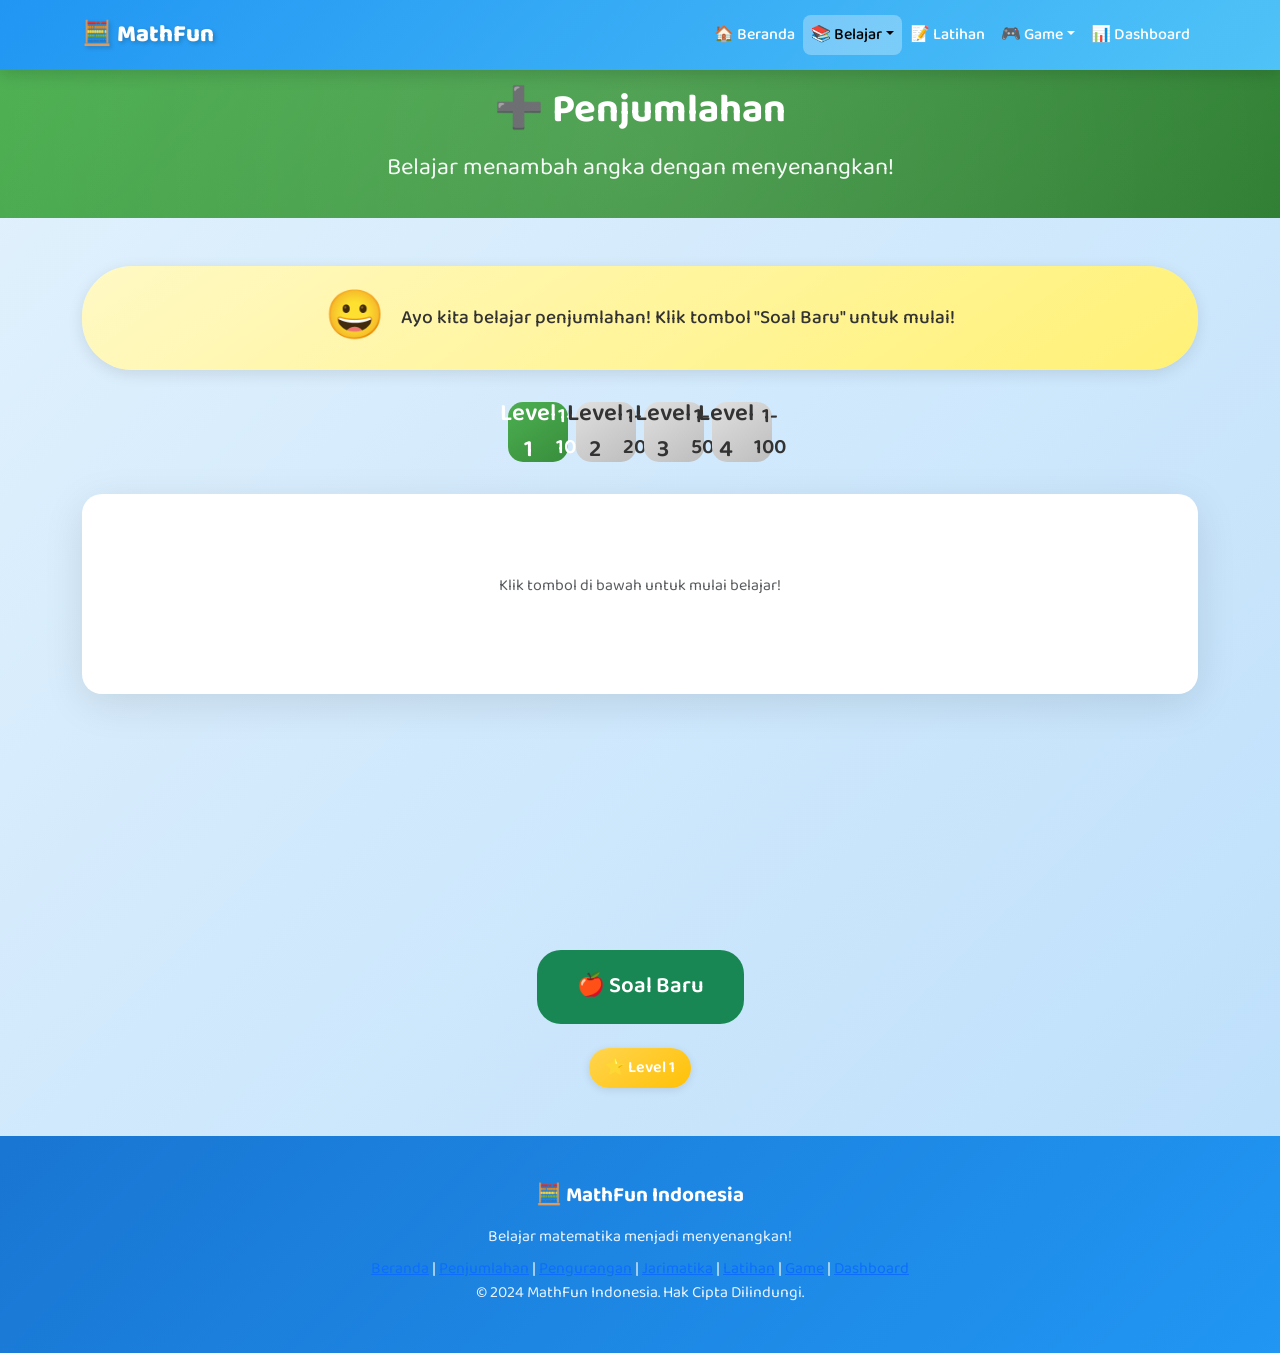
<file: materi/penjumlahan/index.html>
<!DOCTYPE html>
<html lang="id">
<head>
  <meta charset="UTF-8">
  <meta name="viewport" content="width=device-width, initial-scale=1.0">
  <meta name="description" content="Belajar penjumlahan interaktif untuk anak SD dengan animasi apel yang bergerak dan bergabung. Cocok untuk kelas 1-6.">
  <meta name="keywords" content="penjumlahan anak sd, belajar tambah, matematika sd, penjumlahan interaktif">
  <meta name="robots" content="index, follow">
  <link rel="manifest" href="/manifest.json">
  <meta name="theme-color" content="#4CAF50">
  <link rel="preconnect" href="https://fonts.googleapis.com">
  <link href="https://fonts.googleapis.com/css2?family=Baloo+2:wght@400;500;600;700;800&family=Poppins:wght@300;400;500;600;700&display=swap" rel="stylesheet">
  <link href="https://cdn.jsdelivr.net/npm/bootstrap@5.3.2/dist/css/bootstrap.min.css" rel="stylesheet">
  <link rel="stylesheet" href="/css/style.css">
  <script src="https://cdnjs.cloudflare.com/ajax/libs/gsap/3.12.2/gsap.min.js"></script>
  <title>Penjumlahan - MathFun Indonesia</title>
</head>
<body>
  <!-- Navigation -->
  <nav class="navbar navbar-expand-lg navbar-mathfun sticky-top">
    <div class="container">
      <a class="navbar-brand" href="/">🧮 MathFun</a>
      <button class="navbar-toggler" type="button" data-bs-toggle="collapse" data-bs-target="#navbarNav">
        <span class="navbar-toggler-icon"></span>
      </button>
      <div class="collapse navbar-collapse" id="navbarNav">
        <ul class="navbar-nav ms-auto">
          <li class="nav-item">
            <a class="nav-link" href="/">🏠 Beranda</a>
          </li>
          <li class="nav-item dropdown">
            <a class="nav-link dropdown-toggle active" href="#" data-bs-toggle="dropdown">📚 Belajar</a>
            <ul class="dropdown-menu">
              <li><a class="dropdown-item" href="/materi/penjumlahan">➕ Penjumlahan</a></li>
              <li><a class="dropdown-item" href="/materi/pengurangan">➖ Pengurangan</a></li>
              <li><a class="dropdown-item" href="/materi/penjumlahan-bersusun">📐 Penjumlahan Bersusun</a></li>
              <li><a class="dropdown-item" href="/materi/pengurangan-bersusun">📐 Pengurangan Bersusun</a></li>
              <li><hr class="dropdown-divider"></li>
              <li><a class="dropdown-item" href="/materi/jarimatika">✋ Jarimatika</a></li>
            </ul>
          </li>
          <li class="nav-item">
            <a class="nav-link" href="/latihan">📝 Latihan</a>
          </li>
          <li class="nav-item dropdown">
            <a class="nav-link dropdown-toggle" href="#" data-bs-toggle="dropdown">🎮 Game</a>
            <ul class="dropdown-menu">
              <li><a class="dropdown-item" href="/game">🎮 Semua Game</a></li>
              <li><hr class="dropdown-divider"></li>
              <li><a class="dropdown-item" href="/game/balon">🎈 Tangkap Balon</a></li>
              <li><a class="dropdown-item" href="/game/memory">🃏 Memory Card</a></li>
              <li><a class="dropdown-item" href="/game/puzzle">🧩 Puzzle Angka</a></li>
            </ul>
          </li>
          <li class="nav-item">
            <a class="nav-link" href="/dashboard">📊 Dashboard</a>
          </li>
        </ul>
      </div>
    </div>
  </nav>

  <section class="hero-section py-3" style="background: linear-gradient(135deg, #4CAF50 0%, #2E7D32 100%);">
    <div class="container text-center">
      <h1>➕ Penjumlahan</h1>
      <p class="hero-subtitle">Belajar menambah angka dengan menyenangkan!</p>
    </div>
  </section>

  <section class="container my-5">
    <!-- Mascot -->
    <div class="mascot-inline text-center mb-4">
      <span class="mascot-icon">😀</span>
      <div class="mascot-message" id="mascotMessage">Ayo kita belajar penjumlahan! Klik tombol "Soal Baru" untuk mulai!</div>
    </div>

    <!-- Level Selection -->
    <div class="level-selector mb-4">
      <button class="level-btn active" data-level="1">Level 1<br><small>1-10</small></button>
      <button class="level-btn" data-level="2">Level 2<br><small>1-20</small></button>
      <button class="level-btn" data-level="3">Level 3<br><small>1-50</small></button>
      <button class="level-btn" data-level="4">Level 4<br><small>1-100</small></button>
    </div>

    <!-- Question Area -->
    <div class="question-card" id="questionArea">
      <div class="text-center py-5">
        <p class="text-muted">Klik tombol di bawah untuk mulai belajar!</p>
      </div>
    </div>

    <!-- Animation Area -->
    <div class="animation-area" id="animationArea">
      <div class="animation-container" id="animationContainer">
        <!-- Apples will be animated here -->
      </div>
    </div>

    <!-- Controls -->
    <div class="text-center mt-4">
      <button class="btn btn-success btn-lg btn-mathfun" id="newQuestionBtn" onclick="generateNewQuestion()">
        🍎 Soal Baru
      </button>
      <button class="btn btn-primary btn-lg btn-mathfun" id="showAnswerBtn" onclick="showAnswer()" style="display: none;">
        👀 Lihat Jawaban
      </button>
      <button class="btn btn-warning btn-lg btn-mathfun" id="nextBtn" onclick="nextStep()" style="display: none;">
        ➡️ Langkah Berikutnya
      </button>
    </div>

    <!-- Progress -->
    <div class="progress-section text-center mt-4">
      <div class="level-badge">
        <svg viewBox="0 0 24 24" fill="currentColor"><path d="M12 2L15.09 8.26L22 9.27L17 14.14L18.18 21.02L12 17.77L5.82 21.02L7 14.14L2 9.27L8.91 8.26L12 2Z"/></svg>
        <span>Bintang: <span id="starCount">0</span></span>
      </div>
    </div>
  </section>

  <footer class="footer-mathfun">
    <div class="container">
      <h5>🧮 MathFun Indonesia</h5>
      <p>Belajar matematika menjadi menyenangkan!</p>
      <div class="footer-links">
        <a href="/">Beranda</a> | 
        <a href="/materi/penjumlahan">Penjumlahan</a> | 
        <a href="/materi/pengurangan">Pengurangan</a> | 
        <a href="/materi/jarimatika">Jarimatika</a> | 
        <a href="/latihan">Latihan</a> | 
        <a href="/game">Game</a> | 
        <a href="/dashboard">Dashboard</a>
      </div>
      <p class="mb-0">© 2024 MathFun Indonesia. Hak Cipta Dilindungi.</p>
    </div>
  </footer>

  <script src="https://cdn.jsdelivr.net/npm/bootstrap@5.3.2/dist/js/bootstrap.bundle.min.js"></script>
  <script src="/js/app.js"></script>
  <script>
    let currentLevel = 1;
    let currentQuestion = null;
    let currentStep = 0;
    let stars = 0;
    let appElements = [];

    const levelRanges = {
      1: { min: 1, max: 10 },
      2: { min: 1, max: 20 },
      3: { min: 1, max: 50 },
      4: { min: 1, max: 100 }
    };

    const messages = {
      start: "Ayo kita belajar penjumlahan! Klik tombol \"Soal Baru\" untuk mulai!",
      watching: "Perhatikan! Kita akan menjumlahkan apel-apel ini!",
      joining: "Sekarang kita gabungkan semua apel!",
      complete: "Hebat! {} + {} = {} !",
      tryAgain: "Ayo coba lagi dengan soal yang berbeda!"
    };

    // Level button handlers
    document.querySelectorAll('.level-btn').forEach(btn => {
      btn.addEventListener('click', function() {
        document.querySelectorAll('.level-btn').forEach(b => b.classList.remove('active'));
        this.classList.add('active');
        currentLevel = parseInt(this.dataset.level);
        generateNewQuestion();
      });
    });

    function generateNewQuestion() {
      const range = levelRanges[currentLevel];
      const num1 = Math.floor(Math.random() * (range.max - range.min + 1)) + range.min;
      const maxNum2 = Math.min(range.max - num1, range.max);
      const num2 = Math.floor(Math.random() * maxNum2) + 1;
      
      currentQuestion = { num1, num2, answer: num1 + num2 };
      currentStep = 0;
      
      updateQuestionArea();
      updateMascotMessage(messages.start);
      
      document.getElementById('newQuestionBtn').style.display = 'inline-block';
      document.getElementById('showAnswerBtn').style.display = 'none';
      document.getElementById('nextBtn').style.display = 'none';
      document.getElementById('animationContainer').innerHTML = '';
      
      gsap.from('#questionArea', { scale: 0.9, opacity: 0, duration: 0.5 });
    }

    function updateQuestionArea() {
      const q = currentQuestion;
      document.getElementById('questionArea').innerHTML = `
        <div class="question-display">
          <span class="question-num">${q.num1}</span>
          <span class="question-op">+</span>
          <span class="question-num">${q.num2}</span>
          <span class="question-op">=</span>
          <span class="question-marks">???</span>
        </div>
      `;
    }

    function showAnswer() {
      const q = currentQuestion;
      const questionArea = document.getElementById('questionArea');
      
      questionArea.innerHTML = `
        <div class="question-display">
          <span class="question-num">${q.num1}</span>
          <span class="question-op">+</span>
          <span class="question-num">${q.num2}</span>
          <span class="question-op">=</span>
          <span class="question-answer">${q.answer}</span>
        </div>
        <div class="answer-explanation">
          <p>Kita punya <strong>${q.num1} apel</strong>, lalu ditambah <strong>${q.num2} apel</strong>.</p>
          <p>Sekarang jumlahnya menjadi <strong>${q.answer} apel</strong>!</p>
        </div>
      `;
      
      stars++;
      document.getElementById('starCount').textContent = stars;
      
      updateMascotMessage(messages.complete.format(q.num1, q.num2, q.answer));
      
      document.getElementById('showAnswerBtn').style.display = 'none';
      document.getElementById('nextBtn').style.display = 'inline-block';
      
      gsap.from('.question-answer', { scale: 0, duration: 0.5, ease: 'back' });
      gsap.from('.answer-explanation', { opacity: 0, y: 20, duration: 0.5, delay: 0.3 });
      
      // Animate all apples
      appElements.forEach((apple, i) => {
        gsap.to(apple, { 
          scale: 1.2, 
          duration: 0.2, 
          yoyo: true, 
          repeat: 1,
          delay: i * 0.1
        });
      });
      
      if (app && app.speak) {
        app.speak(`${q.num1} ditambah ${q.num2} sama dengan ${q.answer}`);
      }
    }

    function nextStep() {
      generateNewQuestion();
    }

    function updateMascotMessage(msg) {
      document.getElementById('mascotMessage').textContent = msg;
      gsap.from('#mascotMessage', { opacity: 0, x: -20, duration: 0.5 });
    }

    // Initial message
    document.addEventListener('DOMContentLoaded', () => {
      updateMascotMessage(messages.start);
    });
  </script>
  <style>
    .mascot-inline {
      display: flex;
      align-items: center;
      justify-content: center;
      gap: 1rem;
      background: linear-gradient(145deg, #FFF9C4, #FFF176);
      padding: 1rem 2rem;
      border-radius: 50px;
      box-shadow: 0 4px 15px rgba(0,0,0,0.1);
    }
    .mascot-icon { font-size: 3rem; }
    .mascot-message {
      font-size: 1.2rem;
      font-weight: 500;
      color: #333;
    }
    .level-selector {
      display: flex;
      justify-content: center;
      gap: 0.5rem;
      flex-wrap: wrap;
    }
    .level-btn {
      padding: 0.75rem 1.5rem;
      border: none;
      border-radius: 15px;
      background: linear-gradient(145deg, #E0E0E0, #BDBDBD);
      color: #333;
      font-weight: 600;
      cursor: pointer;
      transition: all 0.3s;
    }
    .level-btn.active {
      background: linear-gradient(145deg, #4CAF50, #388E3C);
      color: white;
    }
    .level-btn:hover { transform: scale(1.05); }
    .question-card {
      background: white;
      border-radius: 20px;
      padding: 2rem;
      box-shadow: 0 10px 40px rgba(0,0,0,0.1);
      margin: 2rem 0;
    }
    .question-display {
      font-size: 4rem;
      font-weight: 800;
      text-align: center;
    }
    .question-num { color: #4CAF50; }
    .question-op { color: #666; margin: 0 0.5rem; }
    .question-marks { color: #FF9800; }
    .question-answer { color: #2196F3; }
    .answer-explanation {
      text-align: center;
      margin-top: 1.5rem;
      padding: 1rem;
      background: #E8F5E9;
      border-radius: 15px;
      font-size: 1.1rem;
    }
    .animation-area {
      min-height: 200px;
      display: flex;
      justify-content: center;
      align-items: center;
    }
    .animation-container {
      display: flex;
      justify-content: center;
      align-items: center;
      flex-wrap: wrap;
      gap: 0.5rem;
      max-width: 500px;
    }
    .apple {
      font-size: 3rem;
      transition: all 0.3s;
    }
    .level-badge {
      display: inline-flex;
      align-items: center;
      gap: 0.5rem;
      background: linear-gradient(145deg, #FFD54F, #FFC107);
      padding: 0.5rem 1rem;
      border-radius: 20px;
      font-weight: 600;
    }
    @media (max-width: 768px) {
      .question-display { font-size: 2.5rem; }
      .mascot-inline { flex-direction: column; text-align: center; }
    }
  </style>
</body>
</html>
</file>
<file: css/style.css>
/* MathFun Indonesia - Main Stylesheet */
@import url('https://fonts.googleapis.com/css2?family=Baloo+2:wght@400;500;600;700;800&family=Poppins:wght@300;400;500;600;700&display=swap');

:root {
  --primary-blue: #2196F3;
  --primary-light: #4FC3F7;
  --primary-dark: #1976D2;
  --accent-yellow: #FFD54F;
  --accent-orange: #FF9800;
  --accent-green: #4CAF50;
  --accent-pink: #E91E63;
  --accent-purple: #9C27B0;
  --bg-light: #E3F2FD;
  --bg-white: #FFFFFF;
  --text-dark: #212121;
  --text-light: #757575;
  --shadow-sm: 0 2px 8px rgba(0,0,0,0.1);
  --shadow-md: 0 4px 16px rgba(0,0,0,0.15);
  --shadow-lg: 0 8px 32px rgba(0,0,0,0.2);
  --radius-sm: 8px;
  --radius-md: 16px;
  --radius-lg: 24px;
  --radius-xl: 32px;
}

* {
  margin: 0;
  padding: 0;
  box-sizing: border-box;
}

html {
  scroll-behavior: smooth;
}

body {
  font-family: 'Baloo 2', 'Poppins', sans-serif;
  background: linear-gradient(135deg, var(--bg-light) 0%, #BBDEFB 100%);
  min-height: 100vh;
  color: var(--text-dark);
  overflow-x: hidden;
}

/* Typography */
h1, h2, h3, h4, h5, h6 {
  font-family: 'Baloo 2', cursive;
  font-weight: 700;
}

.font-poppins {
  font-family: 'Poppins', sans-serif;
}

/* Navigation */
.navbar-mathfun {
  background: linear-gradient(135deg, var(--primary-blue) 0%, var(--primary-light) 100%);
  padding: 0.75rem 1rem;
  box-shadow: var(--shadow-md);
}

.navbar-mathfun .navbar-brand {
  font-family: 'Baloo 2', cursive;
  font-size: 1.5rem;
  font-weight: 800;
  color: white;
  text-shadow: 2px 2px 4px rgba(0,0,0,0.2);
}

.navbar-mathfun .nav-link {
  color: white;
  font-weight: 500;
  padding: 0.5rem 1rem;
  border-radius: var(--radius-sm);
  transition: all 0.3s ease;
}

.navbar-mathfun .nav-link:hover {
  background: rgba(255,255,255,0.2);
  transform: translateY(-2px);
}

.navbar-mathfun .nav-link.active {
  background: rgba(255,255,255,0.3);
}

.navbar-toggler {
  border: 2px solid white;
  padding: 0.5rem;
}

.navbar-toggler-icon {
  background-image: url("data:image/svg+xml,%3csvg xmlns='http://www.w3.org/2000/svg' viewBox='0 0 30 30'%3e%3cpath stroke='rgba(255, 255, 255, 1)' stroke-linecap='round' stroke-miterlimit='10' stroke-width='2' d='M4 7h22M4 15h22M4 23h22'/%3e%3c/svg%3e");
}

/* Hero Section */
.hero-section {
  background: linear-gradient(135deg, var(--primary-blue) 0%, var(--accent-purple) 50%, var(--accent-pink) 100%);
  padding: 4rem 2rem;
  text-align: center;
  color: white;
  position: relative;
  overflow: hidden;
}

.hero-section::before {
  content: '';
  position: absolute;
  top: -50%;
  left: -50%;
  width: 200%;
  height: 200%;
  background: radial-gradient(circle, rgba(255,255,255,0.1) 0%, transparent 60%);
  animation: float 6s ease-in-out infinite;
}

@keyframes float {
  0%, 100% { transform: translate(0, 0) rotate(0deg); }
  50% { transform: translate(20px, -20px) rotate(5deg); }
}

.hero-title {
  font-size: clamp(2rem, 5vw, 3.5rem);
  font-weight: 800;
  text-shadow: 3px 3px 6px rgba(0,0,0,0.3);
  animation: bounceIn 1s ease;
}

@keyframes bounceIn {
  0% { transform: scale(0.5); opacity: 0; }
  50% { transform: scale(1.1); }
  100% { transform: scale(1); opacity: 1; }
}

.hero-subtitle {
  font-size: clamp(1rem, 2.5vw, 1.5rem);
  opacity: 0.95;
  margin-top: 1rem;
}

/* Mascot */
.mascot-container {
  position: relative;
  width: 200px;
  height: 200px;
  margin: 2rem auto;
}

.mascot {
  width: 100%;
  height: 100%;
  animation: bounce 2s ease-in-out infinite;
}

@keyframes bounce {
  0%, 100% { transform: translateY(0); }
  50% { transform: translateY(-15px); }
}

.mascot-speech {
  position: absolute;
  top: -20px;
  right: -100px;
  background: white;
  padding: 1rem 1.5rem;
  border-radius: var(--radius-lg);
  box-shadow: var(--shadow-md);
  max-width: 250px;
  font-size: 1rem;
  color: var(--text-dark);
}

.mascot-speech::before {
  content: '';
  position: absolute;
  bottom: -10px;
  left: 20px;
  border: 10px solid transparent;
  border-top-color: white;
}

/* Cards */
.card-mathfun {
  border: none;
  border-radius: var(--radius-lg);
  box-shadow: var(--shadow-md);
  transition: all 0.4s cubic-bezier(0.175, 0.885, 0.32, 1.275);
  overflow: hidden;
  background: var(--bg-white);
}

.card-mathfun:hover {
  transform: translateY(-10px) scale(1.02);
  box-shadow: var(--shadow-lg);
}

.card-mathfun .card-body {
  padding: 2rem;
}

.card-icon {
  font-size: 4rem;
  margin-bottom: 1rem;
  display: block;
}

.card-title {
  font-size: 1.5rem;
  font-weight: 700;
  color: var(--text-dark);
  margin-bottom: 0.5rem;
}

.card-text {
  color: var(--text-light);
  font-size: 1rem;
}

/* Menu Cards Grid */
.menu-grid {
  display: grid;
  grid-template-columns: repeat(auto-fit, minmax(280px, 1fr));
  gap: 1.5rem;
  padding: 2rem;
}

.menu-card {
  background: var(--bg-white);
  border-radius: var(--radius-xl);
  padding: 2rem;
  text-align: center;
  cursor: pointer;
  transition: all 0.4s ease;
  box-shadow: var(--shadow-sm);
  border: 3px solid transparent;
}

.menu-card:hover {
  transform: translateY(-8px);
  box-shadow: var(--shadow-lg);
}

.menu-card.belajar { border-color: var(--primary-blue); }
.menu-card.latihan { border-color: var(--accent-green); }
.menu-card.game { border-color: var(--accent-orange); }
.menu-card.achievement { border-color: var(--accent-yellow); }
.menu-card.dashboard { border-color: var(--accent-purple); }

.menu-card .icon {
  font-size: 4rem;
  margin-bottom: 1rem;
  display: block;
}

.menu-card h3 {
  font-size: 1.5rem;
  margin-bottom: 0.5rem;
}

.menu-card p {
  color: var(--text-light);
  font-size: 0.95rem;
}

/* Level Badge */
.level-badge {
  display: inline-flex;
  align-items: center;
  gap: 0.5rem;
  background: linear-gradient(135deg, var(--accent-yellow) 0%, var(--accent-orange) 100%);
  padding: 0.5rem 1rem;
  border-radius: var(--radius-lg);
  color: white;
  font-weight: 600;
  box-shadow: var(--shadow-sm);
}

.level-badge svg {
  width: 24px;
  height: 24px;
}

/* Progress Bar */
.progress-container {
  background: rgba(255,255,255,0.3);
  border-radius: var(--radius-lg);
  height: 20px;
  overflow: hidden;
  position: relative;
}

.progress-bar-mathfun {
  height: 100%;
  background: linear-gradient(90deg, var(--accent-yellow) 0%, var(--accent-green) 100%);
  border-radius: var(--radius-lg);
  transition: width 1s ease;
  position: relative;
}

.progress-bar-mathfun::after {
  content: '';
  position: absolute;
  top: 0;
  left: 0;
  right: 0;
  bottom: 0;
  background: linear-gradient(90deg, transparent, rgba(255,255,255,0.4), transparent);
  animation: shimmer 2s infinite;
}

@keyframes shimmer {
  0% { transform: translateX(-100%); }
  100% { transform: translateX(100%); }
}

/* Stars Rating */
.stars-container {
  display: flex;
  justify-content: center;
  gap: 0.5rem;
  margin: 1rem 0;
}

.star {
  font-size: 2.5rem;
  color: #E0E0E0;
  transition: all 0.3s ease;
  cursor: pointer;
}

.star.active {
  color: var(--accent-yellow);
  animation: starPop 0.5s ease;
}

@keyframes starPop {
  0% { transform: scale(1); }
  50% { transform: scale(1.5) rotate(10deg); }
  100% { transform: scale(1); }
}

/* Buttons */
.btn-mathfun {
  padding: 1rem 2rem;
  border-radius: var(--radius-lg);
  font-family: 'Baloo 2', cursive;
  font-size: 1.2rem;
  font-weight: 600;
  border: none;
  cursor: pointer;
  transition: all 0.3s ease;
  display: inline-flex;
  align-items: center;
  gap: 0.5rem;
}

.btn-primary-mathfun {
  background: linear-gradient(135deg, var(--primary-blue) 0%, var(--primary-light) 100%);
  color: white;
  box-shadow: var(--shadow-md);
}

.btn-primary-mathfun:hover {
  transform: translateY(-3px);
  box-shadow: var(--shadow-lg);
}

.btn-success-mathfun {
  background: linear-gradient(135deg, var(--accent-green) 0%, #81C784 100%);
  color: white;
  box-shadow: var(--shadow-md);
}

.btn-success-mathfun:hover {
  transform: translateY(-3px);
  box-shadow: var(--shadow-lg);
}

.btn-warning-mathfun {
  background: linear-gradient(135deg, var(--accent-yellow) 0%, var(--accent-orange) 100%);
  color: white;
  box-shadow: var(--shadow-md);
}

.btn-warning-mathfun:hover {
  transform: translateY(-3px);
  box-shadow: var(--shadow-lg);
}

.btn-lg {
  padding: 1.25rem 2.5rem;
  font-size: 1.4rem;
}

/* Answer Buttons */
.answer-grid {
  display: grid;
  grid-template-columns: repeat(2, 1fr);
  gap: 1rem;
  max-width: 400px;
  margin: 2rem auto;
}

.answer-btn {
  padding: 1.5rem;
  border-radius: var(--radius-lg);
  font-size: 2rem;
  font-weight: 700;
  font-family: 'Baloo 2', cursive;
  border: 4px solid transparent;
  cursor: pointer;
  transition: all 0.3s ease;
  background: var(--bg-white);
  color: var(--text-dark);
  box-shadow: var(--shadow-md);
}

.answer-btn:hover {
  transform: scale(1.05);
  box-shadow: var(--shadow-lg);
}

.answer-btn.correct {
  background: var(--accent-green);
  color: white;
  animation: correctPulse 0.5s ease;
}

@keyframes correctPulse {
  0%, 100% { transform: scale(1); }
  50% { transform: scale(1.1); }
}

.answer-btn.wrong {
  background: #F44336;
  color: white;
  animation: shake 0.5s ease;
}

@keyframes shake {
  0%, 100% { transform: translateX(0); }
  25% { transform: translateX(-10px); }
  75% { transform: translateX(10px); }
}

/* Question Display */
.question-container {
  background: var(--bg-white);
  border-radius: var(--radius-xl);
  padding: 3rem;
  text-align: center;
  box-shadow: var(--shadow-lg);
  max-width: 600px;
  margin: 2rem auto;
}

.question-number {
  font-size: 1rem;
  color: var(--text-light);
  margin-bottom: 1rem;
}

.question-text {
  font-size: 3rem;
  font-weight: 800;
  color: var(--primary-blue);
  margin-bottom: 2rem;
}

.math-symbol {
  font-size: 4rem;
  color: var(--accent-orange);
  margin: 0 1rem;
}

/* Visual Elements */
.visual-items {
  display: flex;
  justify-content: center;
  align-items: center;
  gap: 0.5rem;
  flex-wrap: wrap;
  margin: 2rem 0;
  min-height: 80px;
}

.visual-item {
  font-size: 3rem;
  animation: itemAppear 0.5s ease forwards;
  opacity: 0;
}

@keyframes itemAppear {
  to { opacity: 1; transform: scale(1); }
}

/* Explanation Box */
.explanation-box {
  background: linear-gradient(135deg, var(--bg-light) 0%, #BBDEFB 100%);
  border-radius: var(--radius-lg);
  padding: 1.5rem;
  margin-top: 2rem;
  border-left: 5px solid var(--primary-blue);
}

.explanation-box h4 {
  color: var(--primary-blue);
  margin-bottom: 0.5rem;
}

.explanation-box p {
  font-size: 1.1rem;
  line-height: 1.8;
  color: var(--text-dark);
}

/* Jarimatika Hand */
.hand-container {
  display: flex;
  justify-content: center;
  align-items: center;
  gap: 2rem;
  margin: 2rem 0;
  flex-wrap: wrap;
}

.hand {
  width: 150px;
  height: 200px;
  position: relative;
}

.finger {
  position: absolute;
  width: 30px;
  height: 60px;
  background: #FFCC80;
  border-radius: 15px 15px 10px 10px;
  transition: all 0.3s ease;
  transform-origin: bottom center;
}

.finger::before {
  content: '';
  position: absolute;
  width: 100%;
  height: 3px;
  background: #FFB74D;
  top: 20%;
}

.finger::after {
  content: '';
  position: absolute;
  width: 100%;
  height: 3px;
  background: #FFB74D;
  top: 50%;
}

.finger.thumb {
  width: 40px;
  height: 50px;
  left: -15px;
  top: 80px;
  transform: rotate(-45deg);
  border-radius: 20px;
}

.finger.index { left: 35px; top: 10px; }
.finger.middle { left: 70px; top: 5px; height: 70px; }
.finger.ring { left: 105px; top: 10px; }
.finger.pinky { left: 135px; top: 25px; height: 50px; }

.finger.closed {
  transform: rotate(90deg) translateY(20px);
  opacity: 0.5;
}

/* Balloon Game */
.balloon {
  position: absolute;
  font-size: 3rem;
  cursor: pointer;
  animation: floatUp 5s linear;
  transition: transform 0.2s ease;
}

.balloon:hover {
  transform: scale(1.2);
}

@keyframes floatUp {
  0% { bottom: -100px; opacity: 1; }
  90% { opacity: 1; }
  100% { bottom: 100vh; opacity: 0; }
}

.game-area {
  position: relative;
  width: 100%;
  height: 500px;
  background: linear-gradient(180deg, #87CEEB 0%, #E0F7FA 100%);
  border-radius: var(--radius-lg);
  overflow: hidden;
  margin: 2rem 0;
}

/* Memory Card */
.memory-grid {
  display: grid;
  grid-template-columns: repeat(4, 1fr);
  gap: 1rem;
  max-width: 500px;
  margin: 2rem auto;
}

.memory-card {
  aspect-ratio: 1;
  background: var(--primary-blue);
  border-radius: var(--radius-md);
  cursor: pointer;
  display: flex;
  align-items: center;
  justify-content: center;
  font-size: 2.5rem;
  transition: all 0.3s ease;
  transform-style: preserve-3d;
}

.memory-card:hover {
  transform: scale(1.05);
}

.memory-card.flipped {
  background: var(--bg-white);
  transform: rotateY(180deg);
}

.memory-card.matched {
  background: var(--accent-green);
  pointer-events: none;
}

/* Puzzle Game */
.puzzle-area {
  display: flex;
  justify-content: center;
  align-items: center;
  gap: 1rem;
  flex-wrap: wrap;
  margin: 2rem 0;
}

.puzzle-slot {
  width: 80px;
  height: 80px;
  border: 4px dashed var(--primary-blue);
  border-radius: var(--radius-md);
  display: flex;
  align-items: center;
  justify-content: center;
  font-size: 2rem;
  background: rgba(33, 150, 243, 0.1);
}

.puzzle-piece {
  width: 80px;
  height: 80px;
  background: var(--accent-orange);
  border-radius: var(--radius-md);
  display: flex;
  align-items: center;
  justify-content: center;
  font-size: 2rem;
  font-weight: 700;
  cursor: grab;
  transition: all 0.3s ease;
  user-select: none;
}

.puzzle-piece:active {
  cursor: grabbing;
}

.puzzle-piece.dragging {
  opacity: 0.5;
  transform: scale(1.1);
}

/* Level Selector */
.level-selector {
  display: flex;
  justify-content: center;
  gap: 0.5rem;
  flex-wrap: wrap;
  margin: 2rem 0;
}

.level-btn {
  width: 60px;
  height: 60px;
  border-radius: 50%;
  border: 3px solid var(--primary-blue);
  background: var(--bg-white);
  font-size: 1.5rem;
  font-weight: 700;
  cursor: pointer;
  transition: all 0.3s ease;
  display: flex;
  align-items: center;
  justify-content: center;
}

.level-btn:hover {
  background: var(--primary-light);
  color: white;
  transform: scale(1.1);
}

.level-btn.active {
  background: var(--primary-blue);
  color: white;
}

.level-btn.locked {
  opacity: 0.5;
  cursor: not-allowed;
}

/* Dashboard Stats */
.stats-grid {
  display: grid;
  grid-template-columns: repeat(auto-fit, minmax(200px, 1fr));
  gap: 1.5rem;
  padding: 2rem;
}

.stat-card {
  background: var(--bg-white);
  border-radius: var(--radius-lg);
  padding: 1.5rem;
  text-align: center;
  box-shadow: var(--shadow-md);
}

.stat-icon {
  font-size: 3rem;
  margin-bottom: 0.5rem;
}

.stat-value {
  font-size: 2.5rem;
  font-weight: 800;
  color: var(--primary-blue);
}

.stat-label {
  color: var(--text-light);
  font-size: 1rem;
}

/* Confetti */
.confetti-container {
  position: fixed;
  top: 0;
  left: 0;
  width: 100%;
  height: 100%;
  pointer-events: none;
  z-index: 9999;
  overflow: hidden;
}

.confetti {
  position: absolute;
  width: 10px;
  height: 10px;
  animation: confettiFall 3s linear forwards;
}

@keyframes confettiFall {
  0% {
    transform: translateY(-100px) rotate(0deg);
    opacity: 1;
  }
  100% {
    transform: translateY(100vh) rotate(720deg);
    opacity: 0;
  }
}

/* Toast Notifications */
.toast-container {
  position: fixed;
  top: 20px;
  right: 20px;
  z-index: 9999;
}

.toast {
  background: var(--bg-white);
  border-radius: var(--radius-md);
  padding: 1rem 1.5rem;
  margin-bottom: 0.5rem;
  box-shadow: var(--shadow-lg);
  display: flex;
  align-items: center;
  gap: 1rem;
  animation: slideIn 0.3s ease;
}

@keyframes slideIn {
  from { transform: translateX(100%); opacity: 0; }
  to { transform: translateX(0); opacity: 1; }
}

.toast.success { border-left: 5px solid var(--accent-green); }
.toast.error { border-left: 5px solid #F44336; }
.toast.info { border-left: 5px solid var(--primary-blue); }

/* Loading Spinner */
.loading-spinner {
  display: flex;
  justify-content: center;
  align-items: center;
  padding: 3rem;
}

.spinner {
  width: 60px;
  height: 60px;
  border: 5px solid var(--bg-light);
  border-top-color: var(--primary-blue);
  border-radius: 50%;
  animation: spin 1s linear infinite;
}

@keyframes spin {
  to { transform: rotate(360deg); }
}

/* Responsive */
@media (max-width: 768px) {
  .hero-section {
    padding: 2rem 1rem;
  }
  
  .mascot-speech {
    right: -20px;
    max-width: 180px;
    font-size: 0.9rem;
  }
  
  .menu-grid {
    grid-template-columns: 1fr;
    padding: 1rem;
  }
  
  .question-text {
    font-size: 2rem;
  }
  
  .answer-grid {
    grid-template-columns: 1fr;
  }
  
  .memory-grid {
    grid-template-columns: repeat(3, 1fr);
  }
  
  .stats-grid {
    grid-template-columns: 1fr;
  }
  
  .btn-mathfun {
    padding: 0.75rem 1.5rem;
    font-size: 1rem;
  }
}

@media (max-width: 576px) {
  .memory-grid {
    grid-template-columns: repeat(2, 1fr);
  }
  
  .question-container {
    padding: 1.5rem;
  }
  
  .visual-item {
    font-size: 2rem;
  }
}

/* Footer */
.footer-mathfun {
  background: linear-gradient(135deg, var(--primary-dark) 0%, var(--primary-blue) 100%);
  color: white;
  padding: 3rem 2rem;
  text-align: center;
}

.footer-mathfun h5 {
  font-size: 1.3rem;
  margin-bottom: 1rem;
}

.footer-mathfun p {
  opacity: 0.9;
  margin-bottom: 0.5rem;
}

/* Modal Custom */
.modal-content {
  border: none;
  border-radius: var(--radius-xl);
  overflow: hidden;
}

.modal-header {
  background: linear-gradient(135deg, var(--primary-blue) 0%, var(--primary-light) 100%);
  color: white;
  border: none;
  padding: 1.5rem 2rem;
}

.modal-title {
  font-family: 'Baloo 2', cursive;
  font-weight: 700;
}

.modal-body {
  padding: 2rem;
}

.modal-footer {
  border: none;
  padding: 1rem 2rem 2rem;
  justify-content: center;
}

/* Badges */
.badge-mathfun {
  display: inline-block;
  padding: 0.5rem 1rem;
  border-radius: var(--radius-lg);
  font-size: 0.9rem;
  font-weight: 600;
}

.badge-blue { background: var(--primary-light); color: white; }
.badge-green { background: var(--accent-green); color: white; }
.badge-yellow { background: var(--accent-yellow); color: white; }
.badge-orange { background: var(--accent-orange); color: white; }
.badge-pink { background: var(--accent-pink); color: white; }

/* Utility Classes */
.text-center { text-align: center; }
.text-left { text-align: left; }
.text-right { text-align: right; }

.mt-1 { margin-top: 0.5rem; }
.mt-2 { margin-top: 1rem; }
.mt-3 { margin-top: 1.5rem; }
.mt-4 { margin-top: 2rem; }
.mt-5 { margin-top: 3rem; }

.mb-1 { margin-bottom: 0.5rem; }
.mb-2 { margin-bottom: 1rem; }
.mb-3 { margin-bottom: 1.5rem; }
.mb-4 { margin-bottom: 2rem; }
.mb-5 { margin-bottom: 3rem; }

.p-1 { padding: 0.5rem; }
.p-2 { padding: 1rem; }
.p-3 { padding: 1.5rem; }
.p-4 { padding: 2rem; }
.p-5 { padding: 3rem; }

.hidden { display: none !important; }
.visible { display: block !important; }

/* ===================== */
/* COLUMN MATH STYLES */
/* ===================== */

.column-math-wrapper {
  display: flex;
  gap: 2rem;
  justify-content: center;
  align-items: flex-start;
  margin: 2rem 0;
}

.column-visual {
  display: flex;
  flex-direction: column;
  gap: 1rem;
}

.digit-column {
  background: linear-gradient(135deg, #E3F2FD 0%, #BBDEFB 100%);
  border-radius: var(--radius-md);
  padding: 1rem;
  text-align: center;
}

.digit-label {
  font-size: 0.875rem;
  color: var(--text-light);
  margin-bottom: 0.5rem;
}

.digit-visual {
  font-size: 2rem;
}

.ten-group {
  display: inline-block;
  background: var(--accent-yellow);
  padding: 0.5rem 1rem;
  border-radius: var(--radius-sm);
  box-shadow: var(--shadow-sm);
}

.column-math {
  display: flex;
  flex-direction: column;
  align-items: center;
  background: white;
  border-radius: var(--radius-lg);
  padding: 2rem 3rem;
  box-shadow: var(--shadow-md);
}

.column-row {
  display: flex;
  align-items: center;
  gap: 0.5rem;
}

.column-number {
  font-size: 3rem;
  font-weight: 800;
  color: var(--primary-blue);
  min-width: 80px;
  text-align: center;
}

.column-operator {
  font-size: 2.5rem;
  font-weight: 700;
  color: var(--accent-orange);
}

.column-line {
  width: 120px;
  height: 4px;
  background: var(--text-dark);
  margin: 0.5rem 0;
  border-radius: 2px;
}

.result-row .column-result {
  color: var(--accent-green);
  animation: pulse 1s infinite;
}

@keyframes pulse {
  0%, 100% { transform: scale(1); }
  50% { transform: scale(1.1); }
}

/* ===================== */
/* STEP CARDS */
/* ===================== */

.steps-container {
  display: flex;
  flex-direction: column;
  gap: 1rem;
  max-width: 600px;
  margin: 0 auto;
}

.step-card {
  display: flex;
  gap: 1rem;
  background: white;
  border-radius: var(--radius-md);
  padding: 1.25rem;
  box-shadow: var(--shadow-sm);
  border-left: 4px solid var(--primary-blue);
  transition: all 0.3s ease;
}

.step-card:hover {
  transform: translateX(5px);
  box-shadow: var(--shadow-md);
}

.step-card.step-complete {
  border-left-color: var(--accent-green);
  background: linear-gradient(135deg, white 0%, #E8F5E9 100%);
}

.step-icon {
  font-size: 2rem;
  flex-shrink: 0;
}

.step-content {
  flex: 1;
}

.step-content strong {
  display: block;
  color: var(--text-dark);
  margin-bottom: 0.75rem;
  font-size: 1.1rem;
}

.step-calc {
  display: flex;
  align-items: center;
  gap: 0.5rem;
  font-size: 1.5rem;
  font-weight: 700;
  margin: 0.5rem 0;
}

.digit-circle {
  display: inline-flex;
  align-items: center;
  justify-content: center;
  width: 50px;
  height: 50px;
  background: var(--bg-light);
  border-radius: 50%;
  font-size: 1.5rem;
  color: var(--primary-blue);
  box-shadow: inset 0 2px 4px rgba(0,0,0,0.1);
}

.digit-circle.result {
  background: var(--accent-green);
  color: white;
}

.step-hint {
  font-size: 0.875rem;
  color: var(--text-light);
  margin-top: 0.5rem;
}

.borrow-visual {
  background: #FFF3E0;
  border-radius: var(--radius-sm);
  padding: 1rem;
  margin-top: 0.5rem;
}

.borrow-visual p {
  font-size: 0.9rem;
  color: var(--accent-orange);
  margin-bottom: 0.75rem;
}

.borrow-calc {
  display: flex;
  align-items: center;
  gap: 0.5rem;
  font-size: 1.25rem;
}

.borrow-indicator {
  color: var(--accent-orange);
  font-weight: 600;
  font-size: 0.875rem;
}

.final-result {
  font-size: 3rem;
  font-weight: 800;
  color: var(--accent-green);
  text-shadow: 2px 2px 4px rgba(0,0,0,0.1);
}

.step-controls {
  display: flex;
  justify-content: center;
  gap: 1rem;
  flex-wrap: wrap;
}
</file>
